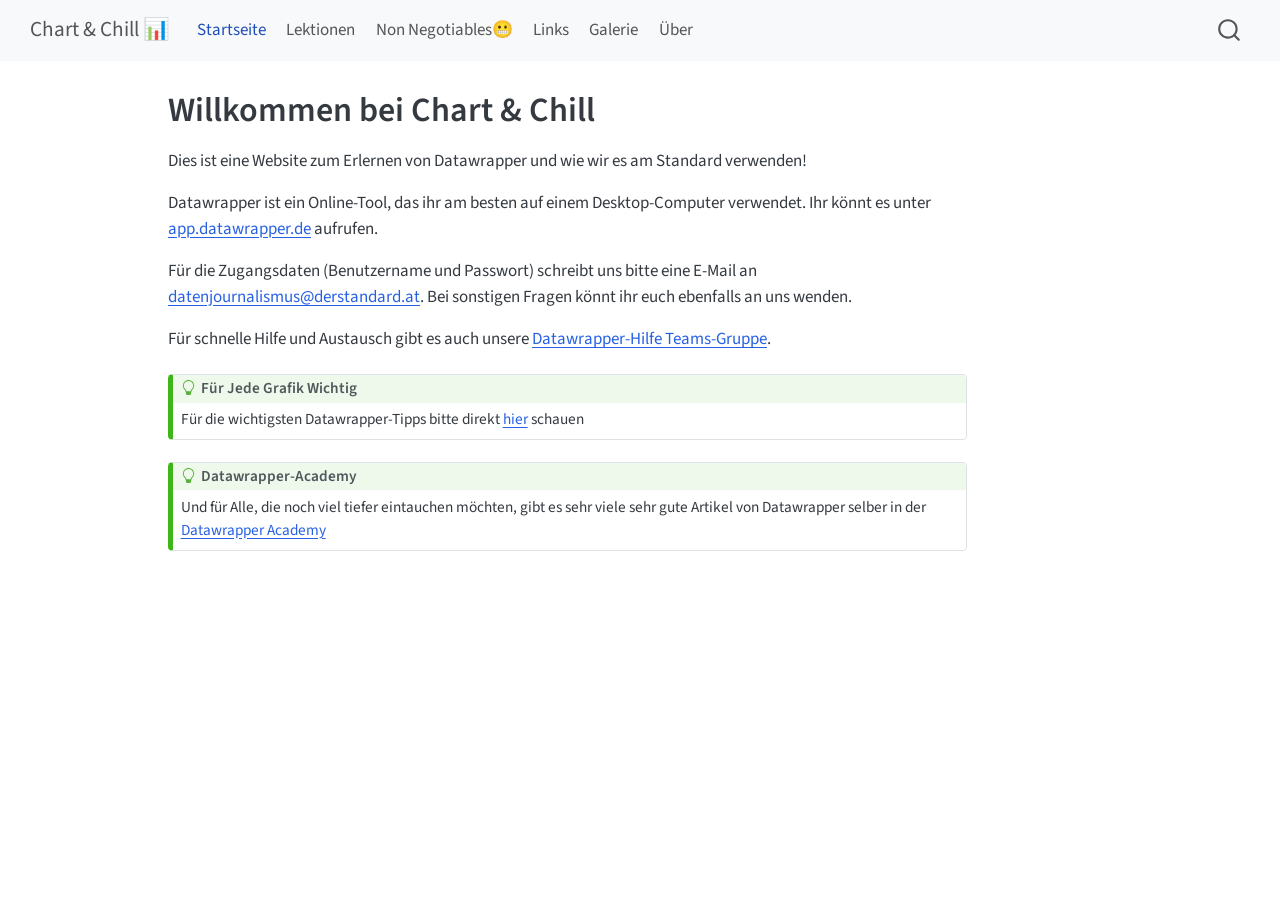
<file: docs/index.html>
<!DOCTYPE html>
<html xmlns="http://www.w3.org/1999/xhtml" lang="en" xml:lang="en"><head>

<meta charset="utf-8">
<meta name="generator" content="quarto-1.8.26">

<meta name="viewport" content="width=device-width, initial-scale=1.0, user-scalable=yes">


<title>Willkommen bei Chart &amp; Chill – Chart &amp; Chill 📊</title>
<style>
code{white-space: pre-wrap;}
span.smallcaps{font-variant: small-caps;}
div.columns{display: flex; gap: min(4vw, 1.5em);}
div.column{flex: auto; overflow-x: auto;}
div.hanging-indent{margin-left: 1.5em; text-indent: -1.5em;}
ul.task-list{list-style: none;}
ul.task-list li input[type="checkbox"] {
  width: 0.8em;
  margin: 0 0.8em 0.2em -1em; /* quarto-specific, see https://github.com/quarto-dev/quarto-cli/issues/4556 */ 
  vertical-align: middle;
}
</style>


<script src="site_libs/quarto-nav/quarto-nav.js"></script>
<script src="site_libs/quarto-nav/headroom.min.js"></script>
<script src="site_libs/clipboard/clipboard.min.js"></script>
<script src="site_libs/quarto-search/autocomplete.umd.js"></script>
<script src="site_libs/quarto-search/fuse.min.js"></script>
<script src="site_libs/quarto-search/quarto-search.js"></script>
<meta name="quarto:offset" content="./">
<script src="site_libs/quarto-html/quarto.js" type="module"></script>
<script src="site_libs/quarto-html/tabsets/tabsets.js" type="module"></script>
<script src="site_libs/quarto-html/axe/axe-check.js" type="module"></script>
<script src="site_libs/quarto-html/popper.min.js"></script>
<script src="site_libs/quarto-html/tippy.umd.min.js"></script>
<script src="site_libs/quarto-html/anchor.min.js"></script>
<link href="site_libs/quarto-html/tippy.css" rel="stylesheet">
<link href="site_libs/quarto-html/quarto-syntax-highlighting-587c61ba64f3a5504c4d52d930310e48.css" rel="stylesheet" id="quarto-text-highlighting-styles">
<script src="site_libs/bootstrap/bootstrap.min.js"></script>
<link href="site_libs/bootstrap/bootstrap-icons.css" rel="stylesheet">
<link href="site_libs/bootstrap/bootstrap-5b4ad623e5705c0698d39aec6f10cf02.min.css" rel="stylesheet" append-hash="true" id="quarto-bootstrap" data-mode="light">
<script id="quarto-search-options" type="application/json">{
  "location": "navbar",
  "copy-button": false,
  "collapse-after": 3,
  "panel-placement": "end",
  "type": "overlay",
  "limit": 50,
  "keyboard-shortcut": [
    "f",
    "/",
    "s"
  ],
  "show-item-context": false,
  "language": {
    "search-no-results-text": "No results",
    "search-matching-documents-text": "matching documents",
    "search-copy-link-title": "Copy link to search",
    "search-hide-matches-text": "Hide additional matches",
    "search-more-match-text": "more match in this document",
    "search-more-matches-text": "more matches in this document",
    "search-clear-button-title": "Clear",
    "search-text-placeholder": "",
    "search-detached-cancel-button-title": "Cancel",
    "search-submit-button-title": "Submit",
    "search-label": "Search"
  }
}</script>


<link rel="stylesheet" href="styles.css">
</head>

<body class="nav-fixed quarto-light">

<div id="quarto-search-results"></div>
  <header id="quarto-header" class="headroom fixed-top">
    <nav class="navbar navbar-expand-lg " data-bs-theme="dark">
      <div class="navbar-container container-fluid">
      <div class="navbar-brand-container mx-auto">
    <a class="navbar-brand" href="./index.html">
    <span class="navbar-title">Chart &amp; Chill 📊</span>
    </a>
  </div>
            <div id="quarto-search" class="" title="Search"></div>
          <button class="navbar-toggler" type="button" data-bs-toggle="collapse" data-bs-target="#navbarCollapse" aria-controls="navbarCollapse" role="menu" aria-expanded="false" aria-label="Toggle navigation" onclick="if (window.quartoToggleHeadroom) { window.quartoToggleHeadroom(); }">
  <span class="navbar-toggler-icon"></span>
</button>
          <div class="collapse navbar-collapse" id="navbarCollapse">
            <ul class="navbar-nav navbar-nav-scroll me-auto">
  <li class="nav-item">
    <a class="nav-link active" href="./index.html" aria-current="page"> 
<span class="menu-text">Startseite</span></a>
  </li>  
  <li class="nav-item">
    <a class="nav-link" href="./lektionen.html"> 
<span class="menu-text">Lektionen</span></a>
  </li>  
  <li class="nav-item">
    <a class="nav-link" href="./nonnegotiables.html"> 
<span class="menu-text">Non Negotiables😬</span></a>
  </li>  
  <li class="nav-item">
    <a class="nav-link" href="./links.html"> 
<span class="menu-text">Links</span></a>
  </li>  
  <li class="nav-item">
    <a class="nav-link" href="./galerie.html"> 
<span class="menu-text">Galerie</span></a>
  </li>  
  <li class="nav-item">
    <a class="nav-link" href="./ueber.html"> 
<span class="menu-text">Über</span></a>
  </li>  
</ul>
          </div> <!-- /navcollapse -->
            <div class="quarto-navbar-tools">
</div>
      </div> <!-- /container-fluid -->
    </nav>
</header>
<!-- content -->
<div id="quarto-content" class="quarto-container page-columns page-rows-contents page-layout-article page-navbar">
<!-- sidebar -->
<!-- margin-sidebar -->
    <div id="quarto-margin-sidebar" class="sidebar margin-sidebar zindex-bottom">
        
    </div>
<!-- main -->
<main class="content" id="quarto-document-content">

<header id="title-block-header" class="quarto-title-block default">
<div class="quarto-title">
<h1 class="title">Willkommen bei Chart &amp; Chill</h1>
</div>



<div class="quarto-title-meta">

    
  
    
  </div>
  


</header>


<p>Dies ist eine Website zum Erlernen von Datawrapper und wie wir es am Standard verwenden!</p>
<p>Datawrapper ist ein Online-Tool, das ihr am besten auf einem Desktop-Computer verwendet. Ihr könnt es unter <a href="https://app.datawrapper.de">app.datawrapper.de</a> aufrufen.</p>
<p>Für die Zugangsdaten (Benutzername und Passwort) schreibt uns bitte eine E-Mail an <a href="mailto:datenjournalismus@derstandard.at">datenjournalismus@derstandard.at</a>. Bei sonstigen Fragen könnt ihr euch ebenfalls an uns wenden.</p>
<p>Für schnelle Hilfe und Austausch gibt es auch unsere <a href="https://teams.microsoft.com/l/chat/19:13f4afe9715f4ad1afaa9bdd506d6f30@thread.v2/conversations?context=%7B%22contextType%22%3A%22chat%22%7D">Datawrapper-Hilfe Teams-Gruppe</a>.</p>
<div class="callout callout-style-default callout-tip callout-titled">
<div class="callout-header d-flex align-content-center">
<div class="callout-icon-container">
<i class="callout-icon"></i>
</div>
<div class="callout-title-container flex-fill">
<span class="screen-reader-only">Tip</span>Für Jede Grafik Wichtig
</div>
</div>
<div class="callout-body-container callout-body">
<p>Für die wichtigsten Datawrapper-Tipps bitte direkt <a href="nonnegotiables.html">hier</a> schauen</p>
</div>
</div>
<div class="callout callout-style-default callout-tip callout-titled">
<div class="callout-header d-flex align-content-center">
<div class="callout-icon-container">
<i class="callout-icon"></i>
</div>
<div class="callout-title-container flex-fill">
<span class="screen-reader-only">Tip</span>Datawrapper-Academy
</div>
</div>
<div class="callout-body-container callout-body">
<p>Und für Alle, die noch viel tiefer eintauchen möchten, gibt es sehr viele sehr gute Artikel von Datawrapper selber in der <a href="https://academy.datawrapper.de/">Datawrapper Academy</a></p>
</div>
</div>



</main> <!-- /main -->
<script id="quarto-html-after-body" type="application/javascript">
  window.document.addEventListener("DOMContentLoaded", function (event) {
    const icon = "";
    const anchorJS = new window.AnchorJS();
    anchorJS.options = {
      placement: 'right',
      icon: icon
    };
    anchorJS.add('.anchored');
    const isCodeAnnotation = (el) => {
      for (const clz of el.classList) {
        if (clz.startsWith('code-annotation-')) {                     
          return true;
        }
      }
      return false;
    }
    const onCopySuccess = function(e) {
      // button target
      const button = e.trigger;
      // don't keep focus
      button.blur();
      // flash "checked"
      button.classList.add('code-copy-button-checked');
      var currentTitle = button.getAttribute("title");
      button.setAttribute("title", "Copied!");
      let tooltip;
      if (window.bootstrap) {
        button.setAttribute("data-bs-toggle", "tooltip");
        button.setAttribute("data-bs-placement", "left");
        button.setAttribute("data-bs-title", "Copied!");
        tooltip = new bootstrap.Tooltip(button, 
          { trigger: "manual", 
            customClass: "code-copy-button-tooltip",
            offset: [0, -8]});
        tooltip.show();    
      }
      setTimeout(function() {
        if (tooltip) {
          tooltip.hide();
          button.removeAttribute("data-bs-title");
          button.removeAttribute("data-bs-toggle");
          button.removeAttribute("data-bs-placement");
        }
        button.setAttribute("title", currentTitle);
        button.classList.remove('code-copy-button-checked');
      }, 1000);
      // clear code selection
      e.clearSelection();
    }
    const getTextToCopy = function(trigger) {
      const outerScaffold = trigger.parentElement.cloneNode(true);
      const codeEl = outerScaffold.querySelector('code');
      for (const childEl of codeEl.children) {
        if (isCodeAnnotation(childEl)) {
          childEl.remove();
        }
      }
      return codeEl.innerText;
    }
    const clipboard = new window.ClipboardJS('.code-copy-button:not([data-in-quarto-modal])', {
      text: getTextToCopy
    });
    clipboard.on('success', onCopySuccess);
    if (window.document.getElementById('quarto-embedded-source-code-modal')) {
      const clipboardModal = new window.ClipboardJS('.code-copy-button[data-in-quarto-modal]', {
        text: getTextToCopy,
        container: window.document.getElementById('quarto-embedded-source-code-modal')
      });
      clipboardModal.on('success', onCopySuccess);
    }
      var localhostRegex = new RegExp(/^(?:http|https):\/\/localhost\:?[0-9]*\//);
      var mailtoRegex = new RegExp(/^mailto:/);
        var filterRegex = new RegExp('/' + window.location.host + '/');
      var isInternal = (href) => {
          return filterRegex.test(href) || localhostRegex.test(href) || mailtoRegex.test(href);
      }
      // Inspect non-navigation links and adorn them if external
     var links = window.document.querySelectorAll('a[href]:not(.nav-link):not(.navbar-brand):not(.toc-action):not(.sidebar-link):not(.sidebar-item-toggle):not(.pagination-link):not(.no-external):not([aria-hidden]):not(.dropdown-item):not(.quarto-navigation-tool):not(.about-link)');
      for (var i=0; i<links.length; i++) {
        const link = links[i];
        if (!isInternal(link.href)) {
          // undo the damage that might have been done by quarto-nav.js in the case of
          // links that we want to consider external
          if (link.dataset.originalHref !== undefined) {
            link.href = link.dataset.originalHref;
          }
        }
      }
    function tippyHover(el, contentFn, onTriggerFn, onUntriggerFn) {
      const config = {
        allowHTML: true,
        maxWidth: 500,
        delay: 100,
        arrow: false,
        appendTo: function(el) {
            return el.parentElement;
        },
        interactive: true,
        interactiveBorder: 10,
        theme: 'quarto',
        placement: 'bottom-start',
      };
      if (contentFn) {
        config.content = contentFn;
      }
      if (onTriggerFn) {
        config.onTrigger = onTriggerFn;
      }
      if (onUntriggerFn) {
        config.onUntrigger = onUntriggerFn;
      }
      window.tippy(el, config); 
    }
    const noterefs = window.document.querySelectorAll('a[role="doc-noteref"]');
    for (var i=0; i<noterefs.length; i++) {
      const ref = noterefs[i];
      tippyHover(ref, function() {
        // use id or data attribute instead here
        let href = ref.getAttribute('data-footnote-href') || ref.getAttribute('href');
        try { href = new URL(href).hash; } catch {}
        const id = href.replace(/^#\/?/, "");
        const note = window.document.getElementById(id);
        if (note) {
          return note.innerHTML;
        } else {
          return "";
        }
      });
    }
    const xrefs = window.document.querySelectorAll('a.quarto-xref');
    const processXRef = (id, note) => {
      // Strip column container classes
      const stripColumnClz = (el) => {
        el.classList.remove("page-full", "page-columns");
        if (el.children) {
          for (const child of el.children) {
            stripColumnClz(child);
          }
        }
      }
      stripColumnClz(note)
      if (id === null || id.startsWith('sec-')) {
        // Special case sections, only their first couple elements
        const container = document.createElement("div");
        if (note.children && note.children.length > 2) {
          container.appendChild(note.children[0].cloneNode(true));
          for (let i = 1; i < note.children.length; i++) {
            const child = note.children[i];
            if (child.tagName === "P" && child.innerText === "") {
              continue;
            } else {
              container.appendChild(child.cloneNode(true));
              break;
            }
          }
          if (window.Quarto?.typesetMath) {
            window.Quarto.typesetMath(container);
          }
          return container.innerHTML
        } else {
          if (window.Quarto?.typesetMath) {
            window.Quarto.typesetMath(note);
          }
          return note.innerHTML;
        }
      } else {
        // Remove any anchor links if they are present
        const anchorLink = note.querySelector('a.anchorjs-link');
        if (anchorLink) {
          anchorLink.remove();
        }
        if (window.Quarto?.typesetMath) {
          window.Quarto.typesetMath(note);
        }
        if (note.classList.contains("callout")) {
          return note.outerHTML;
        } else {
          return note.innerHTML;
        }
      }
    }
    for (var i=0; i<xrefs.length; i++) {
      const xref = xrefs[i];
      tippyHover(xref, undefined, function(instance) {
        instance.disable();
        let url = xref.getAttribute('href');
        let hash = undefined; 
        if (url.startsWith('#')) {
          hash = url;
        } else {
          try { hash = new URL(url).hash; } catch {}
        }
        if (hash) {
          const id = hash.replace(/^#\/?/, "");
          const note = window.document.getElementById(id);
          if (note !== null) {
            try {
              const html = processXRef(id, note.cloneNode(true));
              instance.setContent(html);
            } finally {
              instance.enable();
              instance.show();
            }
          } else {
            // See if we can fetch this
            fetch(url.split('#')[0])
            .then(res => res.text())
            .then(html => {
              const parser = new DOMParser();
              const htmlDoc = parser.parseFromString(html, "text/html");
              const note = htmlDoc.getElementById(id);
              if (note !== null) {
                const html = processXRef(id, note);
                instance.setContent(html);
              } 
            }).finally(() => {
              instance.enable();
              instance.show();
            });
          }
        } else {
          // See if we can fetch a full url (with no hash to target)
          // This is a special case and we should probably do some content thinning / targeting
          fetch(url)
          .then(res => res.text())
          .then(html => {
            const parser = new DOMParser();
            const htmlDoc = parser.parseFromString(html, "text/html");
            const note = htmlDoc.querySelector('main.content');
            if (note !== null) {
              // This should only happen for chapter cross references
              // (since there is no id in the URL)
              // remove the first header
              if (note.children.length > 0 && note.children[0].tagName === "HEADER") {
                note.children[0].remove();
              }
              const html = processXRef(null, note);
              instance.setContent(html);
            } 
          }).finally(() => {
            instance.enable();
            instance.show();
          });
        }
      }, function(instance) {
      });
    }
        let selectedAnnoteEl;
        const selectorForAnnotation = ( cell, annotation) => {
          let cellAttr = 'data-code-cell="' + cell + '"';
          let lineAttr = 'data-code-annotation="' +  annotation + '"';
          const selector = 'span[' + cellAttr + '][' + lineAttr + ']';
          return selector;
        }
        const selectCodeLines = (annoteEl) => {
          const doc = window.document;
          const targetCell = annoteEl.getAttribute("data-target-cell");
          const targetAnnotation = annoteEl.getAttribute("data-target-annotation");
          const annoteSpan = window.document.querySelector(selectorForAnnotation(targetCell, targetAnnotation));
          const lines = annoteSpan.getAttribute("data-code-lines").split(",");
          const lineIds = lines.map((line) => {
            return targetCell + "-" + line;
          })
          let top = null;
          let height = null;
          let parent = null;
          if (lineIds.length > 0) {
              //compute the position of the single el (top and bottom and make a div)
              const el = window.document.getElementById(lineIds[0]);
              top = el.offsetTop;
              height = el.offsetHeight;
              parent = el.parentElement.parentElement;
            if (lineIds.length > 1) {
              const lastEl = window.document.getElementById(lineIds[lineIds.length - 1]);
              const bottom = lastEl.offsetTop + lastEl.offsetHeight;
              height = bottom - top;
            }
            if (top !== null && height !== null && parent !== null) {
              // cook up a div (if necessary) and position it 
              let div = window.document.getElementById("code-annotation-line-highlight");
              if (div === null) {
                div = window.document.createElement("div");
                div.setAttribute("id", "code-annotation-line-highlight");
                div.style.position = 'absolute';
                parent.appendChild(div);
              }
              div.style.top = top - 2 + "px";
              div.style.height = height + 4 + "px";
              div.style.left = 0;
              let gutterDiv = window.document.getElementById("code-annotation-line-highlight-gutter");
              if (gutterDiv === null) {
                gutterDiv = window.document.createElement("div");
                gutterDiv.setAttribute("id", "code-annotation-line-highlight-gutter");
                gutterDiv.style.position = 'absolute';
                const codeCell = window.document.getElementById(targetCell);
                const gutter = codeCell.querySelector('.code-annotation-gutter');
                gutter.appendChild(gutterDiv);
              }
              gutterDiv.style.top = top - 2 + "px";
              gutterDiv.style.height = height + 4 + "px";
            }
            selectedAnnoteEl = annoteEl;
          }
        };
        const unselectCodeLines = () => {
          const elementsIds = ["code-annotation-line-highlight", "code-annotation-line-highlight-gutter"];
          elementsIds.forEach((elId) => {
            const div = window.document.getElementById(elId);
            if (div) {
              div.remove();
            }
          });
          selectedAnnoteEl = undefined;
        };
          // Handle positioning of the toggle
      window.addEventListener(
        "resize",
        throttle(() => {
          elRect = undefined;
          if (selectedAnnoteEl) {
            selectCodeLines(selectedAnnoteEl);
          }
        }, 10)
      );
      function throttle(fn, ms) {
      let throttle = false;
      let timer;
        return (...args) => {
          if(!throttle) { // first call gets through
              fn.apply(this, args);
              throttle = true;
          } else { // all the others get throttled
              if(timer) clearTimeout(timer); // cancel #2
              timer = setTimeout(() => {
                fn.apply(this, args);
                timer = throttle = false;
              }, ms);
          }
        };
      }
        // Attach click handler to the DT
        const annoteDls = window.document.querySelectorAll('dt[data-target-cell]');
        for (const annoteDlNode of annoteDls) {
          annoteDlNode.addEventListener('click', (event) => {
            const clickedEl = event.target;
            if (clickedEl !== selectedAnnoteEl) {
              unselectCodeLines();
              const activeEl = window.document.querySelector('dt[data-target-cell].code-annotation-active');
              if (activeEl) {
                activeEl.classList.remove('code-annotation-active');
              }
              selectCodeLines(clickedEl);
              clickedEl.classList.add('code-annotation-active');
            } else {
              // Unselect the line
              unselectCodeLines();
              clickedEl.classList.remove('code-annotation-active');
            }
          });
        }
    const findCites = (el) => {
      const parentEl = el.parentElement;
      if (parentEl) {
        const cites = parentEl.dataset.cites;
        if (cites) {
          return {
            el,
            cites: cites.split(' ')
          };
        } else {
          return findCites(el.parentElement)
        }
      } else {
        return undefined;
      }
    };
    var bibliorefs = window.document.querySelectorAll('a[role="doc-biblioref"]');
    for (var i=0; i<bibliorefs.length; i++) {
      const ref = bibliorefs[i];
      const citeInfo = findCites(ref);
      if (citeInfo) {
        tippyHover(citeInfo.el, function() {
          var popup = window.document.createElement('div');
          citeInfo.cites.forEach(function(cite) {
            var citeDiv = window.document.createElement('div');
            citeDiv.classList.add('hanging-indent');
            citeDiv.classList.add('csl-entry');
            var biblioDiv = window.document.getElementById('ref-' + cite);
            if (biblioDiv) {
              citeDiv.innerHTML = biblioDiv.innerHTML;
            }
            popup.appendChild(citeDiv);
          });
          return popup.innerHTML;
        });
      }
    }
  });
  </script>
</div> <!-- /content -->




</body></html>
</file>
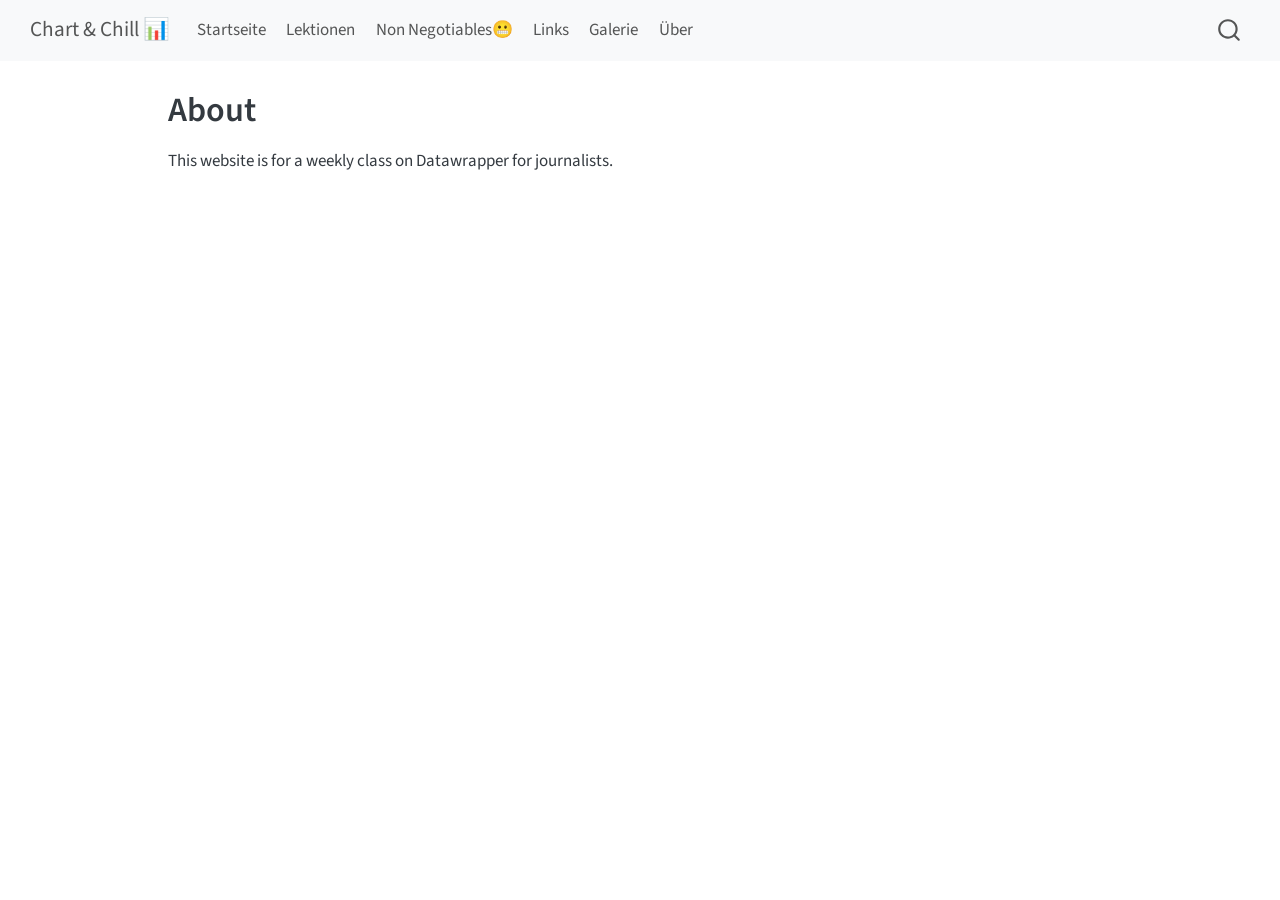
<file: docs/about.html>
<!DOCTYPE html>
<html xmlns="http://www.w3.org/1999/xhtml" lang="en" xml:lang="en"><head>

<meta charset="utf-8">
<meta name="generator" content="quarto-1.8.26">

<meta name="viewport" content="width=device-width, initial-scale=1.0, user-scalable=yes">


<title>About – Chart &amp; Chill 📊</title>
<style>
code{white-space: pre-wrap;}
span.smallcaps{font-variant: small-caps;}
div.columns{display: flex; gap: min(4vw, 1.5em);}
div.column{flex: auto; overflow-x: auto;}
div.hanging-indent{margin-left: 1.5em; text-indent: -1.5em;}
ul.task-list{list-style: none;}
ul.task-list li input[type="checkbox"] {
  width: 0.8em;
  margin: 0 0.8em 0.2em -1em; /* quarto-specific, see https://github.com/quarto-dev/quarto-cli/issues/4556 */ 
  vertical-align: middle;
}
</style>


<script src="site_libs/quarto-nav/quarto-nav.js"></script>
<script src="site_libs/quarto-nav/headroom.min.js"></script>
<script src="site_libs/clipboard/clipboard.min.js"></script>
<script src="site_libs/quarto-search/autocomplete.umd.js"></script>
<script src="site_libs/quarto-search/fuse.min.js"></script>
<script src="site_libs/quarto-search/quarto-search.js"></script>
<meta name="quarto:offset" content="./">
<script src="site_libs/quarto-html/quarto.js" type="module"></script>
<script src="site_libs/quarto-html/tabsets/tabsets.js" type="module"></script>
<script src="site_libs/quarto-html/axe/axe-check.js" type="module"></script>
<script src="site_libs/quarto-html/popper.min.js"></script>
<script src="site_libs/quarto-html/tippy.umd.min.js"></script>
<script src="site_libs/quarto-html/anchor.min.js"></script>
<link href="site_libs/quarto-html/tippy.css" rel="stylesheet">
<link href="site_libs/quarto-html/quarto-syntax-highlighting-587c61ba64f3a5504c4d52d930310e48.css" rel="stylesheet" id="quarto-text-highlighting-styles">
<script src="site_libs/bootstrap/bootstrap.min.js"></script>
<link href="site_libs/bootstrap/bootstrap-icons.css" rel="stylesheet">
<link href="site_libs/bootstrap/bootstrap-5b4ad623e5705c0698d39aec6f10cf02.min.css" rel="stylesheet" append-hash="true" id="quarto-bootstrap" data-mode="light">
<script id="quarto-search-options" type="application/json">{
  "location": "navbar",
  "copy-button": false,
  "collapse-after": 3,
  "panel-placement": "end",
  "type": "overlay",
  "limit": 50,
  "keyboard-shortcut": [
    "f",
    "/",
    "s"
  ],
  "show-item-context": false,
  "language": {
    "search-no-results-text": "No results",
    "search-matching-documents-text": "matching documents",
    "search-copy-link-title": "Copy link to search",
    "search-hide-matches-text": "Hide additional matches",
    "search-more-match-text": "more match in this document",
    "search-more-matches-text": "more matches in this document",
    "search-clear-button-title": "Clear",
    "search-text-placeholder": "",
    "search-detached-cancel-button-title": "Cancel",
    "search-submit-button-title": "Submit",
    "search-label": "Search"
  }
}</script>


<link rel="stylesheet" href="styles.css">
</head>

<body class="nav-fixed quarto-light">

<div id="quarto-search-results"></div>
  <header id="quarto-header" class="headroom fixed-top">
    <nav class="navbar navbar-expand-lg " data-bs-theme="dark">
      <div class="navbar-container container-fluid">
      <div class="navbar-brand-container mx-auto">
    <a class="navbar-brand" href="./index.html">
    <span class="navbar-title">Chart &amp; Chill 📊</span>
    </a>
  </div>
            <div id="quarto-search" class="" title="Search"></div>
          <button class="navbar-toggler" type="button" data-bs-toggle="collapse" data-bs-target="#navbarCollapse" aria-controls="navbarCollapse" role="menu" aria-expanded="false" aria-label="Toggle navigation" onclick="if (window.quartoToggleHeadroom) { window.quartoToggleHeadroom(); }">
  <span class="navbar-toggler-icon"></span>
</button>
          <div class="collapse navbar-collapse" id="navbarCollapse">
            <ul class="navbar-nav navbar-nav-scroll me-auto">
  <li class="nav-item">
    <a class="nav-link" href="./index.html"> 
<span class="menu-text">Startseite</span></a>
  </li>  
  <li class="nav-item">
    <a class="nav-link" href="./lektionen.html"> 
<span class="menu-text">Lektionen</span></a>
  </li>  
  <li class="nav-item">
    <a class="nav-link" href="./nonnegotiables.html"> 
<span class="menu-text">Non Negotiables😬</span></a>
  </li>  
  <li class="nav-item">
    <a class="nav-link" href="./links.html"> 
<span class="menu-text">Links</span></a>
  </li>  
  <li class="nav-item">
    <a class="nav-link" href="./galerie.html"> 
<span class="menu-text">Galerie</span></a>
  </li>  
  <li class="nav-item">
    <a class="nav-link" href="./ueber.html"> 
<span class="menu-text">Über</span></a>
  </li>  
</ul>
          </div> <!-- /navcollapse -->
            <div class="quarto-navbar-tools">
</div>
      </div> <!-- /container-fluid -->
    </nav>
</header>
<!-- content -->
<div id="quarto-content" class="quarto-container page-columns page-rows-contents page-layout-article page-navbar">
<!-- sidebar -->
<!-- margin-sidebar -->
    <div id="quarto-margin-sidebar" class="sidebar margin-sidebar zindex-bottom">
        
    </div>
<!-- main -->
<main class="content" id="quarto-document-content">

<header id="title-block-header" class="quarto-title-block default">
<div class="quarto-title">
<h1 class="title">About</h1>
</div>



<div class="quarto-title-meta">

    
  
    
  </div>
  


</header>


<p>This website is for a weekly class on Datawrapper for journalists.</p>



</main> <!-- /main -->
<script id="quarto-html-after-body" type="application/javascript">
  window.document.addEventListener("DOMContentLoaded", function (event) {
    const icon = "";
    const anchorJS = new window.AnchorJS();
    anchorJS.options = {
      placement: 'right',
      icon: icon
    };
    anchorJS.add('.anchored');
    const isCodeAnnotation = (el) => {
      for (const clz of el.classList) {
        if (clz.startsWith('code-annotation-')) {                     
          return true;
        }
      }
      return false;
    }
    const onCopySuccess = function(e) {
      // button target
      const button = e.trigger;
      // don't keep focus
      button.blur();
      // flash "checked"
      button.classList.add('code-copy-button-checked');
      var currentTitle = button.getAttribute("title");
      button.setAttribute("title", "Copied!");
      let tooltip;
      if (window.bootstrap) {
        button.setAttribute("data-bs-toggle", "tooltip");
        button.setAttribute("data-bs-placement", "left");
        button.setAttribute("data-bs-title", "Copied!");
        tooltip = new bootstrap.Tooltip(button, 
          { trigger: "manual", 
            customClass: "code-copy-button-tooltip",
            offset: [0, -8]});
        tooltip.show();    
      }
      setTimeout(function() {
        if (tooltip) {
          tooltip.hide();
          button.removeAttribute("data-bs-title");
          button.removeAttribute("data-bs-toggle");
          button.removeAttribute("data-bs-placement");
        }
        button.setAttribute("title", currentTitle);
        button.classList.remove('code-copy-button-checked');
      }, 1000);
      // clear code selection
      e.clearSelection();
    }
    const getTextToCopy = function(trigger) {
      const outerScaffold = trigger.parentElement.cloneNode(true);
      const codeEl = outerScaffold.querySelector('code');
      for (const childEl of codeEl.children) {
        if (isCodeAnnotation(childEl)) {
          childEl.remove();
        }
      }
      return codeEl.innerText;
    }
    const clipboard = new window.ClipboardJS('.code-copy-button:not([data-in-quarto-modal])', {
      text: getTextToCopy
    });
    clipboard.on('success', onCopySuccess);
    if (window.document.getElementById('quarto-embedded-source-code-modal')) {
      const clipboardModal = new window.ClipboardJS('.code-copy-button[data-in-quarto-modal]', {
        text: getTextToCopy,
        container: window.document.getElementById('quarto-embedded-source-code-modal')
      });
      clipboardModal.on('success', onCopySuccess);
    }
      var localhostRegex = new RegExp(/^(?:http|https):\/\/localhost\:?[0-9]*\//);
      var mailtoRegex = new RegExp(/^mailto:/);
        var filterRegex = new RegExp('/' + window.location.host + '/');
      var isInternal = (href) => {
          return filterRegex.test(href) || localhostRegex.test(href) || mailtoRegex.test(href);
      }
      // Inspect non-navigation links and adorn them if external
     var links = window.document.querySelectorAll('a[href]:not(.nav-link):not(.navbar-brand):not(.toc-action):not(.sidebar-link):not(.sidebar-item-toggle):not(.pagination-link):not(.no-external):not([aria-hidden]):not(.dropdown-item):not(.quarto-navigation-tool):not(.about-link)');
      for (var i=0; i<links.length; i++) {
        const link = links[i];
        if (!isInternal(link.href)) {
          // undo the damage that might have been done by quarto-nav.js in the case of
          // links that we want to consider external
          if (link.dataset.originalHref !== undefined) {
            link.href = link.dataset.originalHref;
          }
        }
      }
    function tippyHover(el, contentFn, onTriggerFn, onUntriggerFn) {
      const config = {
        allowHTML: true,
        maxWidth: 500,
        delay: 100,
        arrow: false,
        appendTo: function(el) {
            return el.parentElement;
        },
        interactive: true,
        interactiveBorder: 10,
        theme: 'quarto',
        placement: 'bottom-start',
      };
      if (contentFn) {
        config.content = contentFn;
      }
      if (onTriggerFn) {
        config.onTrigger = onTriggerFn;
      }
      if (onUntriggerFn) {
        config.onUntrigger = onUntriggerFn;
      }
      window.tippy(el, config); 
    }
    const noterefs = window.document.querySelectorAll('a[role="doc-noteref"]');
    for (var i=0; i<noterefs.length; i++) {
      const ref = noterefs[i];
      tippyHover(ref, function() {
        // use id or data attribute instead here
        let href = ref.getAttribute('data-footnote-href') || ref.getAttribute('href');
        try { href = new URL(href).hash; } catch {}
        const id = href.replace(/^#\/?/, "");
        const note = window.document.getElementById(id);
        if (note) {
          return note.innerHTML;
        } else {
          return "";
        }
      });
    }
    const xrefs = window.document.querySelectorAll('a.quarto-xref');
    const processXRef = (id, note) => {
      // Strip column container classes
      const stripColumnClz = (el) => {
        el.classList.remove("page-full", "page-columns");
        if (el.children) {
          for (const child of el.children) {
            stripColumnClz(child);
          }
        }
      }
      stripColumnClz(note)
      if (id === null || id.startsWith('sec-')) {
        // Special case sections, only their first couple elements
        const container = document.createElement("div");
        if (note.children && note.children.length > 2) {
          container.appendChild(note.children[0].cloneNode(true));
          for (let i = 1; i < note.children.length; i++) {
            const child = note.children[i];
            if (child.tagName === "P" && child.innerText === "") {
              continue;
            } else {
              container.appendChild(child.cloneNode(true));
              break;
            }
          }
          if (window.Quarto?.typesetMath) {
            window.Quarto.typesetMath(container);
          }
          return container.innerHTML
        } else {
          if (window.Quarto?.typesetMath) {
            window.Quarto.typesetMath(note);
          }
          return note.innerHTML;
        }
      } else {
        // Remove any anchor links if they are present
        const anchorLink = note.querySelector('a.anchorjs-link');
        if (anchorLink) {
          anchorLink.remove();
        }
        if (window.Quarto?.typesetMath) {
          window.Quarto.typesetMath(note);
        }
        if (note.classList.contains("callout")) {
          return note.outerHTML;
        } else {
          return note.innerHTML;
        }
      }
    }
    for (var i=0; i<xrefs.length; i++) {
      const xref = xrefs[i];
      tippyHover(xref, undefined, function(instance) {
        instance.disable();
        let url = xref.getAttribute('href');
        let hash = undefined; 
        if (url.startsWith('#')) {
          hash = url;
        } else {
          try { hash = new URL(url).hash; } catch {}
        }
        if (hash) {
          const id = hash.replace(/^#\/?/, "");
          const note = window.document.getElementById(id);
          if (note !== null) {
            try {
              const html = processXRef(id, note.cloneNode(true));
              instance.setContent(html);
            } finally {
              instance.enable();
              instance.show();
            }
          } else {
            // See if we can fetch this
            fetch(url.split('#')[0])
            .then(res => res.text())
            .then(html => {
              const parser = new DOMParser();
              const htmlDoc = parser.parseFromString(html, "text/html");
              const note = htmlDoc.getElementById(id);
              if (note !== null) {
                const html = processXRef(id, note);
                instance.setContent(html);
              } 
            }).finally(() => {
              instance.enable();
              instance.show();
            });
          }
        } else {
          // See if we can fetch a full url (with no hash to target)
          // This is a special case and we should probably do some content thinning / targeting
          fetch(url)
          .then(res => res.text())
          .then(html => {
            const parser = new DOMParser();
            const htmlDoc = parser.parseFromString(html, "text/html");
            const note = htmlDoc.querySelector('main.content');
            if (note !== null) {
              // This should only happen for chapter cross references
              // (since there is no id in the URL)
              // remove the first header
              if (note.children.length > 0 && note.children[0].tagName === "HEADER") {
                note.children[0].remove();
              }
              const html = processXRef(null, note);
              instance.setContent(html);
            } 
          }).finally(() => {
            instance.enable();
            instance.show();
          });
        }
      }, function(instance) {
      });
    }
        let selectedAnnoteEl;
        const selectorForAnnotation = ( cell, annotation) => {
          let cellAttr = 'data-code-cell="' + cell + '"';
          let lineAttr = 'data-code-annotation="' +  annotation + '"';
          const selector = 'span[' + cellAttr + '][' + lineAttr + ']';
          return selector;
        }
        const selectCodeLines = (annoteEl) => {
          const doc = window.document;
          const targetCell = annoteEl.getAttribute("data-target-cell");
          const targetAnnotation = annoteEl.getAttribute("data-target-annotation");
          const annoteSpan = window.document.querySelector(selectorForAnnotation(targetCell, targetAnnotation));
          const lines = annoteSpan.getAttribute("data-code-lines").split(",");
          const lineIds = lines.map((line) => {
            return targetCell + "-" + line;
          })
          let top = null;
          let height = null;
          let parent = null;
          if (lineIds.length > 0) {
              //compute the position of the single el (top and bottom and make a div)
              const el = window.document.getElementById(lineIds[0]);
              top = el.offsetTop;
              height = el.offsetHeight;
              parent = el.parentElement.parentElement;
            if (lineIds.length > 1) {
              const lastEl = window.document.getElementById(lineIds[lineIds.length - 1]);
              const bottom = lastEl.offsetTop + lastEl.offsetHeight;
              height = bottom - top;
            }
            if (top !== null && height !== null && parent !== null) {
              // cook up a div (if necessary) and position it 
              let div = window.document.getElementById("code-annotation-line-highlight");
              if (div === null) {
                div = window.document.createElement("div");
                div.setAttribute("id", "code-annotation-line-highlight");
                div.style.position = 'absolute';
                parent.appendChild(div);
              }
              div.style.top = top - 2 + "px";
              div.style.height = height + 4 + "px";
              div.style.left = 0;
              let gutterDiv = window.document.getElementById("code-annotation-line-highlight-gutter");
              if (gutterDiv === null) {
                gutterDiv = window.document.createElement("div");
                gutterDiv.setAttribute("id", "code-annotation-line-highlight-gutter");
                gutterDiv.style.position = 'absolute';
                const codeCell = window.document.getElementById(targetCell);
                const gutter = codeCell.querySelector('.code-annotation-gutter');
                gutter.appendChild(gutterDiv);
              }
              gutterDiv.style.top = top - 2 + "px";
              gutterDiv.style.height = height + 4 + "px";
            }
            selectedAnnoteEl = annoteEl;
          }
        };
        const unselectCodeLines = () => {
          const elementsIds = ["code-annotation-line-highlight", "code-annotation-line-highlight-gutter"];
          elementsIds.forEach((elId) => {
            const div = window.document.getElementById(elId);
            if (div) {
              div.remove();
            }
          });
          selectedAnnoteEl = undefined;
        };
          // Handle positioning of the toggle
      window.addEventListener(
        "resize",
        throttle(() => {
          elRect = undefined;
          if (selectedAnnoteEl) {
            selectCodeLines(selectedAnnoteEl);
          }
        }, 10)
      );
      function throttle(fn, ms) {
      let throttle = false;
      let timer;
        return (...args) => {
          if(!throttle) { // first call gets through
              fn.apply(this, args);
              throttle = true;
          } else { // all the others get throttled
              if(timer) clearTimeout(timer); // cancel #2
              timer = setTimeout(() => {
                fn.apply(this, args);
                timer = throttle = false;
              }, ms);
          }
        };
      }
        // Attach click handler to the DT
        const annoteDls = window.document.querySelectorAll('dt[data-target-cell]');
        for (const annoteDlNode of annoteDls) {
          annoteDlNode.addEventListener('click', (event) => {
            const clickedEl = event.target;
            if (clickedEl !== selectedAnnoteEl) {
              unselectCodeLines();
              const activeEl = window.document.querySelector('dt[data-target-cell].code-annotation-active');
              if (activeEl) {
                activeEl.classList.remove('code-annotation-active');
              }
              selectCodeLines(clickedEl);
              clickedEl.classList.add('code-annotation-active');
            } else {
              // Unselect the line
              unselectCodeLines();
              clickedEl.classList.remove('code-annotation-active');
            }
          });
        }
    const findCites = (el) => {
      const parentEl = el.parentElement;
      if (parentEl) {
        const cites = parentEl.dataset.cites;
        if (cites) {
          return {
            el,
            cites: cites.split(' ')
          };
        } else {
          return findCites(el.parentElement)
        }
      } else {
        return undefined;
      }
    };
    var bibliorefs = window.document.querySelectorAll('a[role="doc-biblioref"]');
    for (var i=0; i<bibliorefs.length; i++) {
      const ref = bibliorefs[i];
      const citeInfo = findCites(ref);
      if (citeInfo) {
        tippyHover(citeInfo.el, function() {
          var popup = window.document.createElement('div');
          citeInfo.cites.forEach(function(cite) {
            var citeDiv = window.document.createElement('div');
            citeDiv.classList.add('hanging-indent');
            citeDiv.classList.add('csl-entry');
            var biblioDiv = window.document.getElementById('ref-' + cite);
            if (biblioDiv) {
              citeDiv.innerHTML = biblioDiv.innerHTML;
            }
            popup.appendChild(citeDiv);
          });
          return popup.innerHTML;
        });
      }
    }
  });
  </script>
</div> <!-- /content -->




</body></html>
</file>
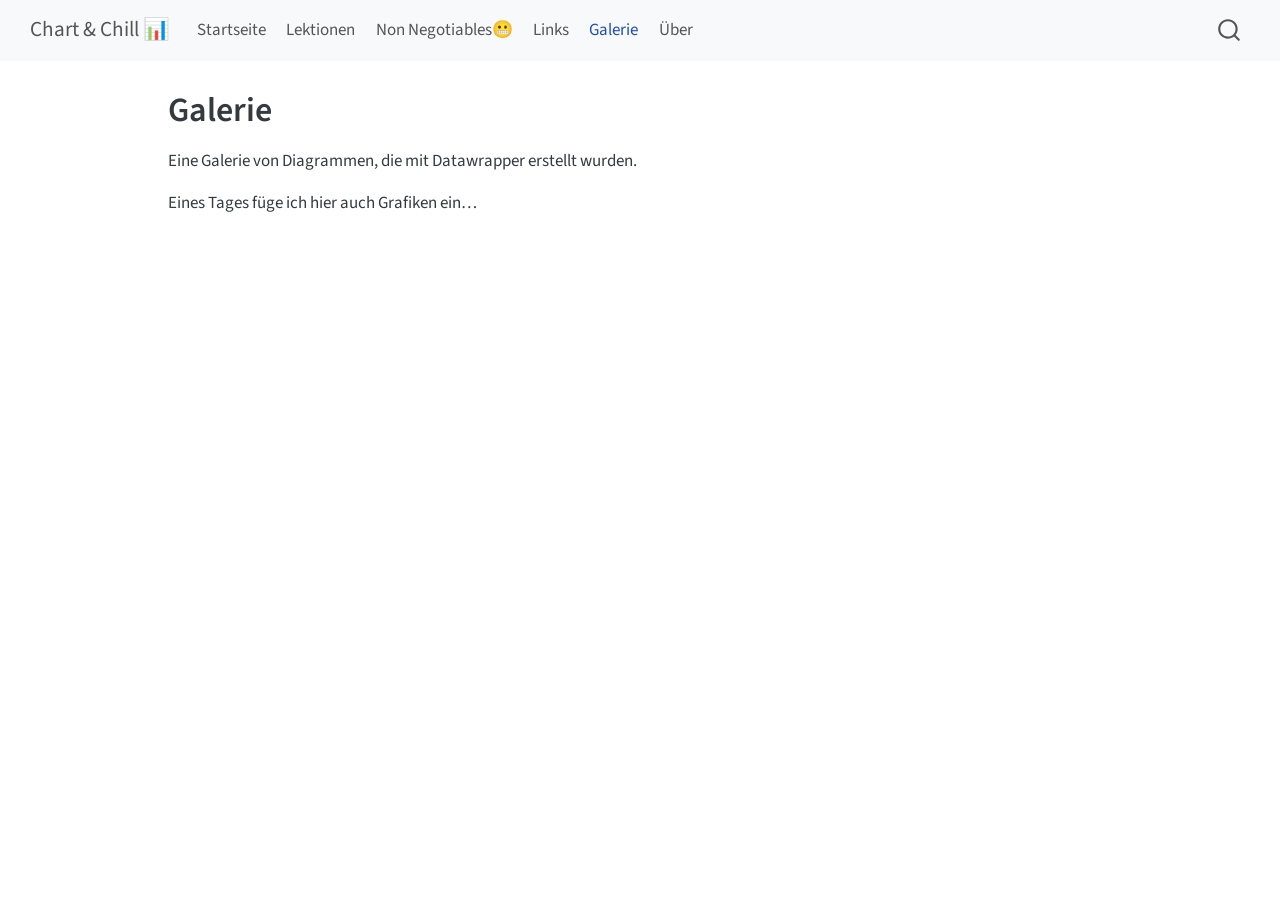
<file: docs/galerie.html>
<!DOCTYPE html>
<html xmlns="http://www.w3.org/1999/xhtml" lang="en" xml:lang="en"><head>

<meta charset="utf-8">
<meta name="generator" content="quarto-1.8.26">

<meta name="viewport" content="width=device-width, initial-scale=1.0, user-scalable=yes">


<title>Galerie – Chart &amp; Chill 📊</title>
<style>
code{white-space: pre-wrap;}
span.smallcaps{font-variant: small-caps;}
div.columns{display: flex; gap: min(4vw, 1.5em);}
div.column{flex: auto; overflow-x: auto;}
div.hanging-indent{margin-left: 1.5em; text-indent: -1.5em;}
ul.task-list{list-style: none;}
ul.task-list li input[type="checkbox"] {
  width: 0.8em;
  margin: 0 0.8em 0.2em -1em; /* quarto-specific, see https://github.com/quarto-dev/quarto-cli/issues/4556 */ 
  vertical-align: middle;
}
</style>


<script src="site_libs/quarto-nav/quarto-nav.js"></script>
<script src="site_libs/quarto-nav/headroom.min.js"></script>
<script src="site_libs/clipboard/clipboard.min.js"></script>
<script src="site_libs/quarto-search/autocomplete.umd.js"></script>
<script src="site_libs/quarto-search/fuse.min.js"></script>
<script src="site_libs/quarto-search/quarto-search.js"></script>
<meta name="quarto:offset" content="./">
<script src="site_libs/quarto-html/quarto.js" type="module"></script>
<script src="site_libs/quarto-html/tabsets/tabsets.js" type="module"></script>
<script src="site_libs/quarto-html/axe/axe-check.js" type="module"></script>
<script src="site_libs/quarto-html/popper.min.js"></script>
<script src="site_libs/quarto-html/tippy.umd.min.js"></script>
<script src="site_libs/quarto-html/anchor.min.js"></script>
<link href="site_libs/quarto-html/tippy.css" rel="stylesheet">
<link href="site_libs/quarto-html/quarto-syntax-highlighting-587c61ba64f3a5504c4d52d930310e48.css" rel="stylesheet" id="quarto-text-highlighting-styles">
<script src="site_libs/bootstrap/bootstrap.min.js"></script>
<link href="site_libs/bootstrap/bootstrap-icons.css" rel="stylesheet">
<link href="site_libs/bootstrap/bootstrap-5b4ad623e5705c0698d39aec6f10cf02.min.css" rel="stylesheet" append-hash="true" id="quarto-bootstrap" data-mode="light">
<script id="quarto-search-options" type="application/json">{
  "location": "navbar",
  "copy-button": false,
  "collapse-after": 3,
  "panel-placement": "end",
  "type": "overlay",
  "limit": 50,
  "keyboard-shortcut": [
    "f",
    "/",
    "s"
  ],
  "show-item-context": false,
  "language": {
    "search-no-results-text": "No results",
    "search-matching-documents-text": "matching documents",
    "search-copy-link-title": "Copy link to search",
    "search-hide-matches-text": "Hide additional matches",
    "search-more-match-text": "more match in this document",
    "search-more-matches-text": "more matches in this document",
    "search-clear-button-title": "Clear",
    "search-text-placeholder": "",
    "search-detached-cancel-button-title": "Cancel",
    "search-submit-button-title": "Submit",
    "search-label": "Search"
  }
}</script>


<link rel="stylesheet" href="styles.css">
</head>

<body class="nav-fixed quarto-light">

<div id="quarto-search-results"></div>
  <header id="quarto-header" class="headroom fixed-top">
    <nav class="navbar navbar-expand-lg " data-bs-theme="dark">
      <div class="navbar-container container-fluid">
      <div class="navbar-brand-container mx-auto">
    <a class="navbar-brand" href="./index.html">
    <span class="navbar-title">Chart &amp; Chill 📊</span>
    </a>
  </div>
            <div id="quarto-search" class="" title="Search"></div>
          <button class="navbar-toggler" type="button" data-bs-toggle="collapse" data-bs-target="#navbarCollapse" aria-controls="navbarCollapse" role="menu" aria-expanded="false" aria-label="Toggle navigation" onclick="if (window.quartoToggleHeadroom) { window.quartoToggleHeadroom(); }">
  <span class="navbar-toggler-icon"></span>
</button>
          <div class="collapse navbar-collapse" id="navbarCollapse">
            <ul class="navbar-nav navbar-nav-scroll me-auto">
  <li class="nav-item">
    <a class="nav-link" href="./index.html"> 
<span class="menu-text">Startseite</span></a>
  </li>  
  <li class="nav-item">
    <a class="nav-link" href="./lektionen.html"> 
<span class="menu-text">Lektionen</span></a>
  </li>  
  <li class="nav-item">
    <a class="nav-link" href="./nonnegotiables.html"> 
<span class="menu-text">Non Negotiables😬</span></a>
  </li>  
  <li class="nav-item">
    <a class="nav-link" href="./links.html"> 
<span class="menu-text">Links</span></a>
  </li>  
  <li class="nav-item">
    <a class="nav-link active" href="./galerie.html" aria-current="page"> 
<span class="menu-text">Galerie</span></a>
  </li>  
  <li class="nav-item">
    <a class="nav-link" href="./ueber.html"> 
<span class="menu-text">Über</span></a>
  </li>  
</ul>
          </div> <!-- /navcollapse -->
            <div class="quarto-navbar-tools">
</div>
      </div> <!-- /container-fluid -->
    </nav>
</header>
<!-- content -->
<div id="quarto-content" class="quarto-container page-columns page-rows-contents page-layout-article page-navbar">
<!-- sidebar -->
<!-- margin-sidebar -->
    <div id="quarto-margin-sidebar" class="sidebar margin-sidebar zindex-bottom">
        
    </div>
<!-- main -->
<main class="content" id="quarto-document-content">

<header id="title-block-header" class="quarto-title-block default">
<div class="quarto-title">
<h1 class="title">Galerie</h1>
</div>



<div class="quarto-title-meta">

    
  
    
  </div>
  


</header>


<p>Eine Galerie von Diagrammen, die mit Datawrapper erstellt wurden.</p>
<p>Eines Tages füge ich hier auch Grafiken ein…</p>



</main> <!-- /main -->
<script id="quarto-html-after-body" type="application/javascript">
  window.document.addEventListener("DOMContentLoaded", function (event) {
    const icon = "";
    const anchorJS = new window.AnchorJS();
    anchorJS.options = {
      placement: 'right',
      icon: icon
    };
    anchorJS.add('.anchored');
    const isCodeAnnotation = (el) => {
      for (const clz of el.classList) {
        if (clz.startsWith('code-annotation-')) {                     
          return true;
        }
      }
      return false;
    }
    const onCopySuccess = function(e) {
      // button target
      const button = e.trigger;
      // don't keep focus
      button.blur();
      // flash "checked"
      button.classList.add('code-copy-button-checked');
      var currentTitle = button.getAttribute("title");
      button.setAttribute("title", "Copied!");
      let tooltip;
      if (window.bootstrap) {
        button.setAttribute("data-bs-toggle", "tooltip");
        button.setAttribute("data-bs-placement", "left");
        button.setAttribute("data-bs-title", "Copied!");
        tooltip = new bootstrap.Tooltip(button, 
          { trigger: "manual", 
            customClass: "code-copy-button-tooltip",
            offset: [0, -8]});
        tooltip.show();    
      }
      setTimeout(function() {
        if (tooltip) {
          tooltip.hide();
          button.removeAttribute("data-bs-title");
          button.removeAttribute("data-bs-toggle");
          button.removeAttribute("data-bs-placement");
        }
        button.setAttribute("title", currentTitle);
        button.classList.remove('code-copy-button-checked');
      }, 1000);
      // clear code selection
      e.clearSelection();
    }
    const getTextToCopy = function(trigger) {
      const outerScaffold = trigger.parentElement.cloneNode(true);
      const codeEl = outerScaffold.querySelector('code');
      for (const childEl of codeEl.children) {
        if (isCodeAnnotation(childEl)) {
          childEl.remove();
        }
      }
      return codeEl.innerText;
    }
    const clipboard = new window.ClipboardJS('.code-copy-button:not([data-in-quarto-modal])', {
      text: getTextToCopy
    });
    clipboard.on('success', onCopySuccess);
    if (window.document.getElementById('quarto-embedded-source-code-modal')) {
      const clipboardModal = new window.ClipboardJS('.code-copy-button[data-in-quarto-modal]', {
        text: getTextToCopy,
        container: window.document.getElementById('quarto-embedded-source-code-modal')
      });
      clipboardModal.on('success', onCopySuccess);
    }
      var localhostRegex = new RegExp(/^(?:http|https):\/\/localhost\:?[0-9]*\//);
      var mailtoRegex = new RegExp(/^mailto:/);
        var filterRegex = new RegExp('/' + window.location.host + '/');
      var isInternal = (href) => {
          return filterRegex.test(href) || localhostRegex.test(href) || mailtoRegex.test(href);
      }
      // Inspect non-navigation links and adorn them if external
     var links = window.document.querySelectorAll('a[href]:not(.nav-link):not(.navbar-brand):not(.toc-action):not(.sidebar-link):not(.sidebar-item-toggle):not(.pagination-link):not(.no-external):not([aria-hidden]):not(.dropdown-item):not(.quarto-navigation-tool):not(.about-link)');
      for (var i=0; i<links.length; i++) {
        const link = links[i];
        if (!isInternal(link.href)) {
          // undo the damage that might have been done by quarto-nav.js in the case of
          // links that we want to consider external
          if (link.dataset.originalHref !== undefined) {
            link.href = link.dataset.originalHref;
          }
        }
      }
    function tippyHover(el, contentFn, onTriggerFn, onUntriggerFn) {
      const config = {
        allowHTML: true,
        maxWidth: 500,
        delay: 100,
        arrow: false,
        appendTo: function(el) {
            return el.parentElement;
        },
        interactive: true,
        interactiveBorder: 10,
        theme: 'quarto',
        placement: 'bottom-start',
      };
      if (contentFn) {
        config.content = contentFn;
      }
      if (onTriggerFn) {
        config.onTrigger = onTriggerFn;
      }
      if (onUntriggerFn) {
        config.onUntrigger = onUntriggerFn;
      }
      window.tippy(el, config); 
    }
    const noterefs = window.document.querySelectorAll('a[role="doc-noteref"]');
    for (var i=0; i<noterefs.length; i++) {
      const ref = noterefs[i];
      tippyHover(ref, function() {
        // use id or data attribute instead here
        let href = ref.getAttribute('data-footnote-href') || ref.getAttribute('href');
        try { href = new URL(href).hash; } catch {}
        const id = href.replace(/^#\/?/, "");
        const note = window.document.getElementById(id);
        if (note) {
          return note.innerHTML;
        } else {
          return "";
        }
      });
    }
    const xrefs = window.document.querySelectorAll('a.quarto-xref');
    const processXRef = (id, note) => {
      // Strip column container classes
      const stripColumnClz = (el) => {
        el.classList.remove("page-full", "page-columns");
        if (el.children) {
          for (const child of el.children) {
            stripColumnClz(child);
          }
        }
      }
      stripColumnClz(note)
      if (id === null || id.startsWith('sec-')) {
        // Special case sections, only their first couple elements
        const container = document.createElement("div");
        if (note.children && note.children.length > 2) {
          container.appendChild(note.children[0].cloneNode(true));
          for (let i = 1; i < note.children.length; i++) {
            const child = note.children[i];
            if (child.tagName === "P" && child.innerText === "") {
              continue;
            } else {
              container.appendChild(child.cloneNode(true));
              break;
            }
          }
          if (window.Quarto?.typesetMath) {
            window.Quarto.typesetMath(container);
          }
          return container.innerHTML
        } else {
          if (window.Quarto?.typesetMath) {
            window.Quarto.typesetMath(note);
          }
          return note.innerHTML;
        }
      } else {
        // Remove any anchor links if they are present
        const anchorLink = note.querySelector('a.anchorjs-link');
        if (anchorLink) {
          anchorLink.remove();
        }
        if (window.Quarto?.typesetMath) {
          window.Quarto.typesetMath(note);
        }
        if (note.classList.contains("callout")) {
          return note.outerHTML;
        } else {
          return note.innerHTML;
        }
      }
    }
    for (var i=0; i<xrefs.length; i++) {
      const xref = xrefs[i];
      tippyHover(xref, undefined, function(instance) {
        instance.disable();
        let url = xref.getAttribute('href');
        let hash = undefined; 
        if (url.startsWith('#')) {
          hash = url;
        } else {
          try { hash = new URL(url).hash; } catch {}
        }
        if (hash) {
          const id = hash.replace(/^#\/?/, "");
          const note = window.document.getElementById(id);
          if (note !== null) {
            try {
              const html = processXRef(id, note.cloneNode(true));
              instance.setContent(html);
            } finally {
              instance.enable();
              instance.show();
            }
          } else {
            // See if we can fetch this
            fetch(url.split('#')[0])
            .then(res => res.text())
            .then(html => {
              const parser = new DOMParser();
              const htmlDoc = parser.parseFromString(html, "text/html");
              const note = htmlDoc.getElementById(id);
              if (note !== null) {
                const html = processXRef(id, note);
                instance.setContent(html);
              } 
            }).finally(() => {
              instance.enable();
              instance.show();
            });
          }
        } else {
          // See if we can fetch a full url (with no hash to target)
          // This is a special case and we should probably do some content thinning / targeting
          fetch(url)
          .then(res => res.text())
          .then(html => {
            const parser = new DOMParser();
            const htmlDoc = parser.parseFromString(html, "text/html");
            const note = htmlDoc.querySelector('main.content');
            if (note !== null) {
              // This should only happen for chapter cross references
              // (since there is no id in the URL)
              // remove the first header
              if (note.children.length > 0 && note.children[0].tagName === "HEADER") {
                note.children[0].remove();
              }
              const html = processXRef(null, note);
              instance.setContent(html);
            } 
          }).finally(() => {
            instance.enable();
            instance.show();
          });
        }
      }, function(instance) {
      });
    }
        let selectedAnnoteEl;
        const selectorForAnnotation = ( cell, annotation) => {
          let cellAttr = 'data-code-cell="' + cell + '"';
          let lineAttr = 'data-code-annotation="' +  annotation + '"';
          const selector = 'span[' + cellAttr + '][' + lineAttr + ']';
          return selector;
        }
        const selectCodeLines = (annoteEl) => {
          const doc = window.document;
          const targetCell = annoteEl.getAttribute("data-target-cell");
          const targetAnnotation = annoteEl.getAttribute("data-target-annotation");
          const annoteSpan = window.document.querySelector(selectorForAnnotation(targetCell, targetAnnotation));
          const lines = annoteSpan.getAttribute("data-code-lines").split(",");
          const lineIds = lines.map((line) => {
            return targetCell + "-" + line;
          })
          let top = null;
          let height = null;
          let parent = null;
          if (lineIds.length > 0) {
              //compute the position of the single el (top and bottom and make a div)
              const el = window.document.getElementById(lineIds[0]);
              top = el.offsetTop;
              height = el.offsetHeight;
              parent = el.parentElement.parentElement;
            if (lineIds.length > 1) {
              const lastEl = window.document.getElementById(lineIds[lineIds.length - 1]);
              const bottom = lastEl.offsetTop + lastEl.offsetHeight;
              height = bottom - top;
            }
            if (top !== null && height !== null && parent !== null) {
              // cook up a div (if necessary) and position it 
              let div = window.document.getElementById("code-annotation-line-highlight");
              if (div === null) {
                div = window.document.createElement("div");
                div.setAttribute("id", "code-annotation-line-highlight");
                div.style.position = 'absolute';
                parent.appendChild(div);
              }
              div.style.top = top - 2 + "px";
              div.style.height = height + 4 + "px";
              div.style.left = 0;
              let gutterDiv = window.document.getElementById("code-annotation-line-highlight-gutter");
              if (gutterDiv === null) {
                gutterDiv = window.document.createElement("div");
                gutterDiv.setAttribute("id", "code-annotation-line-highlight-gutter");
                gutterDiv.style.position = 'absolute';
                const codeCell = window.document.getElementById(targetCell);
                const gutter = codeCell.querySelector('.code-annotation-gutter');
                gutter.appendChild(gutterDiv);
              }
              gutterDiv.style.top = top - 2 + "px";
              gutterDiv.style.height = height + 4 + "px";
            }
            selectedAnnoteEl = annoteEl;
          }
        };
        const unselectCodeLines = () => {
          const elementsIds = ["code-annotation-line-highlight", "code-annotation-line-highlight-gutter"];
          elementsIds.forEach((elId) => {
            const div = window.document.getElementById(elId);
            if (div) {
              div.remove();
            }
          });
          selectedAnnoteEl = undefined;
        };
          // Handle positioning of the toggle
      window.addEventListener(
        "resize",
        throttle(() => {
          elRect = undefined;
          if (selectedAnnoteEl) {
            selectCodeLines(selectedAnnoteEl);
          }
        }, 10)
      );
      function throttle(fn, ms) {
      let throttle = false;
      let timer;
        return (...args) => {
          if(!throttle) { // first call gets through
              fn.apply(this, args);
              throttle = true;
          } else { // all the others get throttled
              if(timer) clearTimeout(timer); // cancel #2
              timer = setTimeout(() => {
                fn.apply(this, args);
                timer = throttle = false;
              }, ms);
          }
        };
      }
        // Attach click handler to the DT
        const annoteDls = window.document.querySelectorAll('dt[data-target-cell]');
        for (const annoteDlNode of annoteDls) {
          annoteDlNode.addEventListener('click', (event) => {
            const clickedEl = event.target;
            if (clickedEl !== selectedAnnoteEl) {
              unselectCodeLines();
              const activeEl = window.document.querySelector('dt[data-target-cell].code-annotation-active');
              if (activeEl) {
                activeEl.classList.remove('code-annotation-active');
              }
              selectCodeLines(clickedEl);
              clickedEl.classList.add('code-annotation-active');
            } else {
              // Unselect the line
              unselectCodeLines();
              clickedEl.classList.remove('code-annotation-active');
            }
          });
        }
    const findCites = (el) => {
      const parentEl = el.parentElement;
      if (parentEl) {
        const cites = parentEl.dataset.cites;
        if (cites) {
          return {
            el,
            cites: cites.split(' ')
          };
        } else {
          return findCites(el.parentElement)
        }
      } else {
        return undefined;
      }
    };
    var bibliorefs = window.document.querySelectorAll('a[role="doc-biblioref"]');
    for (var i=0; i<bibliorefs.length; i++) {
      const ref = bibliorefs[i];
      const citeInfo = findCites(ref);
      if (citeInfo) {
        tippyHover(citeInfo.el, function() {
          var popup = window.document.createElement('div');
          citeInfo.cites.forEach(function(cite) {
            var citeDiv = window.document.createElement('div');
            citeDiv.classList.add('hanging-indent');
            citeDiv.classList.add('csl-entry');
            var biblioDiv = window.document.getElementById('ref-' + cite);
            if (biblioDiv) {
              citeDiv.innerHTML = biblioDiv.innerHTML;
            }
            popup.appendChild(citeDiv);
          });
          return popup.innerHTML;
        });
      }
    }
  });
  </script>
</div> <!-- /content -->




</body></html>
</file>
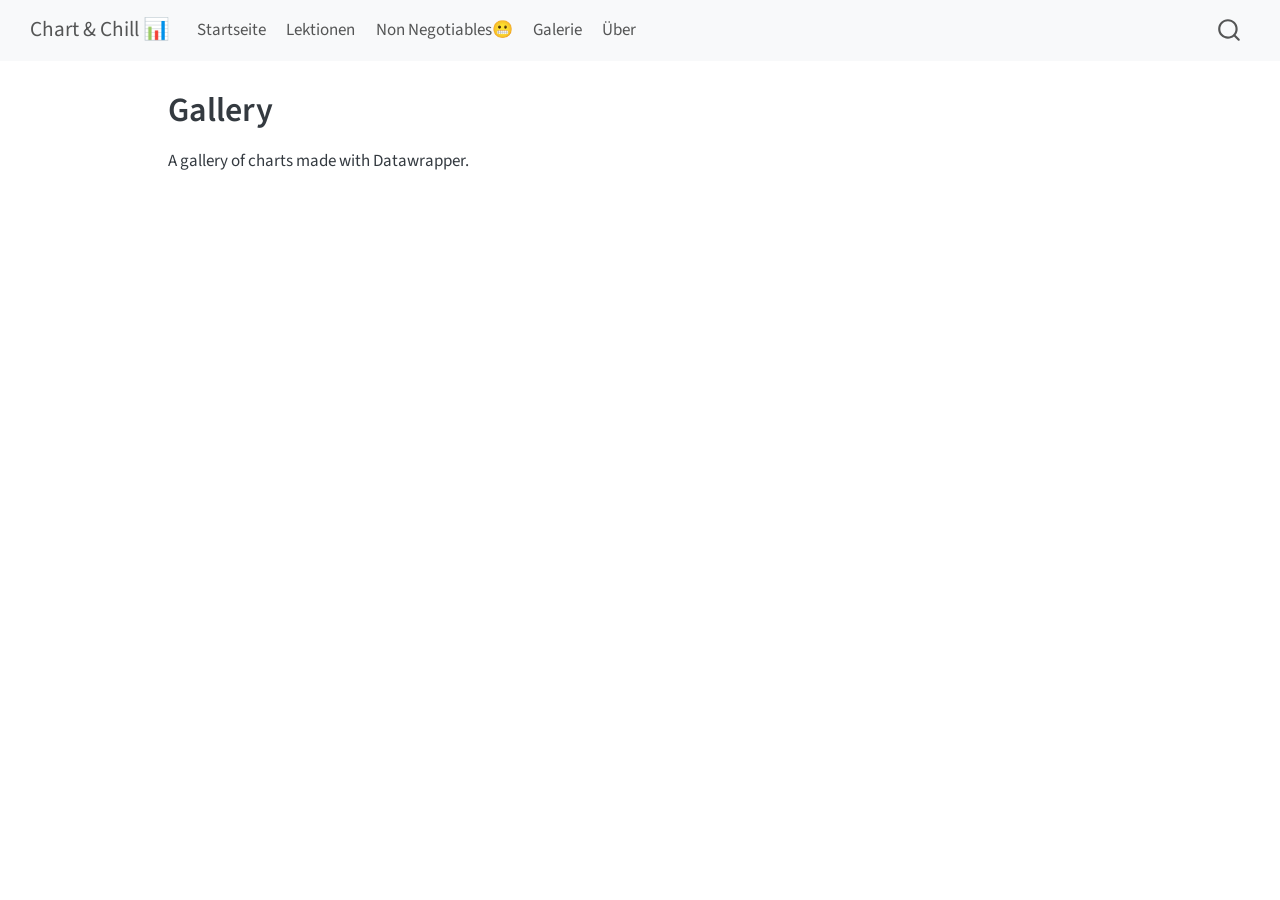
<file: docs/gallery.html>
<!DOCTYPE html>
<html xmlns="http://www.w3.org/1999/xhtml" lang="en" xml:lang="en"><head>

<meta charset="utf-8">
<meta name="generator" content="quarto-1.8.26">

<meta name="viewport" content="width=device-width, initial-scale=1.0, user-scalable=yes">


<title>Gallery – Chart &amp; Chill 📊</title>
<style>
code{white-space: pre-wrap;}
span.smallcaps{font-variant: small-caps;}
div.columns{display: flex; gap: min(4vw, 1.5em);}
div.column{flex: auto; overflow-x: auto;}
div.hanging-indent{margin-left: 1.5em; text-indent: -1.5em;}
ul.task-list{list-style: none;}
ul.task-list li input[type="checkbox"] {
  width: 0.8em;
  margin: 0 0.8em 0.2em -1em; /* quarto-specific, see https://github.com/quarto-dev/quarto-cli/issues/4556 */ 
  vertical-align: middle;
}
</style>


<script src="site_libs/quarto-nav/quarto-nav.js"></script>
<script src="site_libs/quarto-nav/headroom.min.js"></script>
<script src="site_libs/clipboard/clipboard.min.js"></script>
<script src="site_libs/quarto-search/autocomplete.umd.js"></script>
<script src="site_libs/quarto-search/fuse.min.js"></script>
<script src="site_libs/quarto-search/quarto-search.js"></script>
<meta name="quarto:offset" content="./">
<script src="site_libs/quarto-html/quarto.js" type="module"></script>
<script src="site_libs/quarto-html/tabsets/tabsets.js" type="module"></script>
<script src="site_libs/quarto-html/axe/axe-check.js" type="module"></script>
<script src="site_libs/quarto-html/popper.min.js"></script>
<script src="site_libs/quarto-html/tippy.umd.min.js"></script>
<script src="site_libs/quarto-html/anchor.min.js"></script>
<link href="site_libs/quarto-html/tippy.css" rel="stylesheet">
<link href="site_libs/quarto-html/quarto-syntax-highlighting-587c61ba64f3a5504c4d52d930310e48.css" rel="stylesheet" id="quarto-text-highlighting-styles">
<script src="site_libs/bootstrap/bootstrap.min.js"></script>
<link href="site_libs/bootstrap/bootstrap-icons.css" rel="stylesheet">
<link href="site_libs/bootstrap/bootstrap-5b4ad623e5705c0698d39aec6f10cf02.min.css" rel="stylesheet" append-hash="true" id="quarto-bootstrap" data-mode="light">
<script id="quarto-search-options" type="application/json">{
  "location": "navbar",
  "copy-button": false,
  "collapse-after": 3,
  "panel-placement": "end",
  "type": "overlay",
  "limit": 50,
  "keyboard-shortcut": [
    "f",
    "/",
    "s"
  ],
  "show-item-context": false,
  "language": {
    "search-no-results-text": "No results",
    "search-matching-documents-text": "matching documents",
    "search-copy-link-title": "Copy link to search",
    "search-hide-matches-text": "Hide additional matches",
    "search-more-match-text": "more match in this document",
    "search-more-matches-text": "more matches in this document",
    "search-clear-button-title": "Clear",
    "search-text-placeholder": "",
    "search-detached-cancel-button-title": "Cancel",
    "search-submit-button-title": "Submit",
    "search-label": "Search"
  }
}</script>


<link rel="stylesheet" href="styles.css">
</head>

<body class="nav-fixed quarto-light">

<div id="quarto-search-results"></div>
  <header id="quarto-header" class="headroom fixed-top">
    <nav class="navbar navbar-expand-lg " data-bs-theme="dark">
      <div class="navbar-container container-fluid">
      <div class="navbar-brand-container mx-auto">
    <a class="navbar-brand" href="./index.html">
    <span class="navbar-title">Chart &amp; Chill 📊</span>
    </a>
  </div>
            <div id="quarto-search" class="" title="Search"></div>
          <button class="navbar-toggler" type="button" data-bs-toggle="collapse" data-bs-target="#navbarCollapse" aria-controls="navbarCollapse" role="menu" aria-expanded="false" aria-label="Toggle navigation" onclick="if (window.quartoToggleHeadroom) { window.quartoToggleHeadroom(); }">
  <span class="navbar-toggler-icon"></span>
</button>
          <div class="collapse navbar-collapse" id="navbarCollapse">
            <ul class="navbar-nav navbar-nav-scroll me-auto">
  <li class="nav-item">
    <a class="nav-link" href="./index.html"> 
<span class="menu-text">Startseite</span></a>
  </li>  
  <li class="nav-item">
    <a class="nav-link" href="./lektionen.html"> 
<span class="menu-text">Lektionen</span></a>
  </li>  
  <li class="nav-item">
    <a class="nav-link" href="./nonnegotiables.html"> 
<span class="menu-text">Non Negotiables😬</span></a>
  </li>  
  <li class="nav-item">
    <a class="nav-link" href="./galerie.html"> 
<span class="menu-text">Galerie</span></a>
  </li>  
  <li class="nav-item">
    <a class="nav-link" href="./ueber.html"> 
<span class="menu-text">Über</span></a>
  </li>  
</ul>
          </div> <!-- /navcollapse -->
            <div class="quarto-navbar-tools">
</div>
      </div> <!-- /container-fluid -->
    </nav>
</header>
<!-- content -->
<div id="quarto-content" class="quarto-container page-columns page-rows-contents page-layout-article page-navbar">
<!-- sidebar -->
<!-- margin-sidebar -->
    <div id="quarto-margin-sidebar" class="sidebar margin-sidebar zindex-bottom">
        
    </div>
<!-- main -->
<main class="content" id="quarto-document-content">

<header id="title-block-header" class="quarto-title-block default">
<div class="quarto-title">
<h1 class="title">Gallery</h1>
</div>



<div class="quarto-title-meta">

    
  
    
  </div>
  


</header>


<p>A gallery of charts made with Datawrapper.</p>



</main> <!-- /main -->
<script id="quarto-html-after-body" type="application/javascript">
  window.document.addEventListener("DOMContentLoaded", function (event) {
    const icon = "";
    const anchorJS = new window.AnchorJS();
    anchorJS.options = {
      placement: 'right',
      icon: icon
    };
    anchorJS.add('.anchored');
    const isCodeAnnotation = (el) => {
      for (const clz of el.classList) {
        if (clz.startsWith('code-annotation-')) {                     
          return true;
        }
      }
      return false;
    }
    const onCopySuccess = function(e) {
      // button target
      const button = e.trigger;
      // don't keep focus
      button.blur();
      // flash "checked"
      button.classList.add('code-copy-button-checked');
      var currentTitle = button.getAttribute("title");
      button.setAttribute("title", "Copied!");
      let tooltip;
      if (window.bootstrap) {
        button.setAttribute("data-bs-toggle", "tooltip");
        button.setAttribute("data-bs-placement", "left");
        button.setAttribute("data-bs-title", "Copied!");
        tooltip = new bootstrap.Tooltip(button, 
          { trigger: "manual", 
            customClass: "code-copy-button-tooltip",
            offset: [0, -8]});
        tooltip.show();    
      }
      setTimeout(function() {
        if (tooltip) {
          tooltip.hide();
          button.removeAttribute("data-bs-title");
          button.removeAttribute("data-bs-toggle");
          button.removeAttribute("data-bs-placement");
        }
        button.setAttribute("title", currentTitle);
        button.classList.remove('code-copy-button-checked');
      }, 1000);
      // clear code selection
      e.clearSelection();
    }
    const getTextToCopy = function(trigger) {
      const outerScaffold = trigger.parentElement.cloneNode(true);
      const codeEl = outerScaffold.querySelector('code');
      for (const childEl of codeEl.children) {
        if (isCodeAnnotation(childEl)) {
          childEl.remove();
        }
      }
      return codeEl.innerText;
    }
    const clipboard = new window.ClipboardJS('.code-copy-button:not([data-in-quarto-modal])', {
      text: getTextToCopy
    });
    clipboard.on('success', onCopySuccess);
    if (window.document.getElementById('quarto-embedded-source-code-modal')) {
      const clipboardModal = new window.ClipboardJS('.code-copy-button[data-in-quarto-modal]', {
        text: getTextToCopy,
        container: window.document.getElementById('quarto-embedded-source-code-modal')
      });
      clipboardModal.on('success', onCopySuccess);
    }
      var localhostRegex = new RegExp(/^(?:http|https):\/\/localhost\:?[0-9]*\//);
      var mailtoRegex = new RegExp(/^mailto:/);
        var filterRegex = new RegExp('/' + window.location.host + '/');
      var isInternal = (href) => {
          return filterRegex.test(href) || localhostRegex.test(href) || mailtoRegex.test(href);
      }
      // Inspect non-navigation links and adorn them if external
     var links = window.document.querySelectorAll('a[href]:not(.nav-link):not(.navbar-brand):not(.toc-action):not(.sidebar-link):not(.sidebar-item-toggle):not(.pagination-link):not(.no-external):not([aria-hidden]):not(.dropdown-item):not(.quarto-navigation-tool):not(.about-link)');
      for (var i=0; i<links.length; i++) {
        const link = links[i];
        if (!isInternal(link.href)) {
          // undo the damage that might have been done by quarto-nav.js in the case of
          // links that we want to consider external
          if (link.dataset.originalHref !== undefined) {
            link.href = link.dataset.originalHref;
          }
        }
      }
    function tippyHover(el, contentFn, onTriggerFn, onUntriggerFn) {
      const config = {
        allowHTML: true,
        maxWidth: 500,
        delay: 100,
        arrow: false,
        appendTo: function(el) {
            return el.parentElement;
        },
        interactive: true,
        interactiveBorder: 10,
        theme: 'quarto',
        placement: 'bottom-start',
      };
      if (contentFn) {
        config.content = contentFn;
      }
      if (onTriggerFn) {
        config.onTrigger = onTriggerFn;
      }
      if (onUntriggerFn) {
        config.onUntrigger = onUntriggerFn;
      }
      window.tippy(el, config); 
    }
    const noterefs = window.document.querySelectorAll('a[role="doc-noteref"]');
    for (var i=0; i<noterefs.length; i++) {
      const ref = noterefs[i];
      tippyHover(ref, function() {
        // use id or data attribute instead here
        let href = ref.getAttribute('data-footnote-href') || ref.getAttribute('href');
        try { href = new URL(href).hash; } catch {}
        const id = href.replace(/^#\/?/, "");
        const note = window.document.getElementById(id);
        if (note) {
          return note.innerHTML;
        } else {
          return "";
        }
      });
    }
    const xrefs = window.document.querySelectorAll('a.quarto-xref');
    const processXRef = (id, note) => {
      // Strip column container classes
      const stripColumnClz = (el) => {
        el.classList.remove("page-full", "page-columns");
        if (el.children) {
          for (const child of el.children) {
            stripColumnClz(child);
          }
        }
      }
      stripColumnClz(note)
      if (id === null || id.startsWith('sec-')) {
        // Special case sections, only their first couple elements
        const container = document.createElement("div");
        if (note.children && note.children.length > 2) {
          container.appendChild(note.children[0].cloneNode(true));
          for (let i = 1; i < note.children.length; i++) {
            const child = note.children[i];
            if (child.tagName === "P" && child.innerText === "") {
              continue;
            } else {
              container.appendChild(child.cloneNode(true));
              break;
            }
          }
          if (window.Quarto?.typesetMath) {
            window.Quarto.typesetMath(container);
          }
          return container.innerHTML
        } else {
          if (window.Quarto?.typesetMath) {
            window.Quarto.typesetMath(note);
          }
          return note.innerHTML;
        }
      } else {
        // Remove any anchor links if they are present
        const anchorLink = note.querySelector('a.anchorjs-link');
        if (anchorLink) {
          anchorLink.remove();
        }
        if (window.Quarto?.typesetMath) {
          window.Quarto.typesetMath(note);
        }
        if (note.classList.contains("callout")) {
          return note.outerHTML;
        } else {
          return note.innerHTML;
        }
      }
    }
    for (var i=0; i<xrefs.length; i++) {
      const xref = xrefs[i];
      tippyHover(xref, undefined, function(instance) {
        instance.disable();
        let url = xref.getAttribute('href');
        let hash = undefined; 
        if (url.startsWith('#')) {
          hash = url;
        } else {
          try { hash = new URL(url).hash; } catch {}
        }
        if (hash) {
          const id = hash.replace(/^#\/?/, "");
          const note = window.document.getElementById(id);
          if (note !== null) {
            try {
              const html = processXRef(id, note.cloneNode(true));
              instance.setContent(html);
            } finally {
              instance.enable();
              instance.show();
            }
          } else {
            // See if we can fetch this
            fetch(url.split('#')[0])
            .then(res => res.text())
            .then(html => {
              const parser = new DOMParser();
              const htmlDoc = parser.parseFromString(html, "text/html");
              const note = htmlDoc.getElementById(id);
              if (note !== null) {
                const html = processXRef(id, note);
                instance.setContent(html);
              } 
            }).finally(() => {
              instance.enable();
              instance.show();
            });
          }
        } else {
          // See if we can fetch a full url (with no hash to target)
          // This is a special case and we should probably do some content thinning / targeting
          fetch(url)
          .then(res => res.text())
          .then(html => {
            const parser = new DOMParser();
            const htmlDoc = parser.parseFromString(html, "text/html");
            const note = htmlDoc.querySelector('main.content');
            if (note !== null) {
              // This should only happen for chapter cross references
              // (since there is no id in the URL)
              // remove the first header
              if (note.children.length > 0 && note.children[0].tagName === "HEADER") {
                note.children[0].remove();
              }
              const html = processXRef(null, note);
              instance.setContent(html);
            } 
          }).finally(() => {
            instance.enable();
            instance.show();
          });
        }
      }, function(instance) {
      });
    }
        let selectedAnnoteEl;
        const selectorForAnnotation = ( cell, annotation) => {
          let cellAttr = 'data-code-cell="' + cell + '"';
          let lineAttr = 'data-code-annotation="' +  annotation + '"';
          const selector = 'span[' + cellAttr + '][' + lineAttr + ']';
          return selector;
        }
        const selectCodeLines = (annoteEl) => {
          const doc = window.document;
          const targetCell = annoteEl.getAttribute("data-target-cell");
          const targetAnnotation = annoteEl.getAttribute("data-target-annotation");
          const annoteSpan = window.document.querySelector(selectorForAnnotation(targetCell, targetAnnotation));
          const lines = annoteSpan.getAttribute("data-code-lines").split(",");
          const lineIds = lines.map((line) => {
            return targetCell + "-" + line;
          })
          let top = null;
          let height = null;
          let parent = null;
          if (lineIds.length > 0) {
              //compute the position of the single el (top and bottom and make a div)
              const el = window.document.getElementById(lineIds[0]);
              top = el.offsetTop;
              height = el.offsetHeight;
              parent = el.parentElement.parentElement;
            if (lineIds.length > 1) {
              const lastEl = window.document.getElementById(lineIds[lineIds.length - 1]);
              const bottom = lastEl.offsetTop + lastEl.offsetHeight;
              height = bottom - top;
            }
            if (top !== null && height !== null && parent !== null) {
              // cook up a div (if necessary) and position it 
              let div = window.document.getElementById("code-annotation-line-highlight");
              if (div === null) {
                div = window.document.createElement("div");
                div.setAttribute("id", "code-annotation-line-highlight");
                div.style.position = 'absolute';
                parent.appendChild(div);
              }
              div.style.top = top - 2 + "px";
              div.style.height = height + 4 + "px";
              div.style.left = 0;
              let gutterDiv = window.document.getElementById("code-annotation-line-highlight-gutter");
              if (gutterDiv === null) {
                gutterDiv = window.document.createElement("div");
                gutterDiv.setAttribute("id", "code-annotation-line-highlight-gutter");
                gutterDiv.style.position = 'absolute';
                const codeCell = window.document.getElementById(targetCell);
                const gutter = codeCell.querySelector('.code-annotation-gutter');
                gutter.appendChild(gutterDiv);
              }
              gutterDiv.style.top = top - 2 + "px";
              gutterDiv.style.height = height + 4 + "px";
            }
            selectedAnnoteEl = annoteEl;
          }
        };
        const unselectCodeLines = () => {
          const elementsIds = ["code-annotation-line-highlight", "code-annotation-line-highlight-gutter"];
          elementsIds.forEach((elId) => {
            const div = window.document.getElementById(elId);
            if (div) {
              div.remove();
            }
          });
          selectedAnnoteEl = undefined;
        };
          // Handle positioning of the toggle
      window.addEventListener(
        "resize",
        throttle(() => {
          elRect = undefined;
          if (selectedAnnoteEl) {
            selectCodeLines(selectedAnnoteEl);
          }
        }, 10)
      );
      function throttle(fn, ms) {
      let throttle = false;
      let timer;
        return (...args) => {
          if(!throttle) { // first call gets through
              fn.apply(this, args);
              throttle = true;
          } else { // all the others get throttled
              if(timer) clearTimeout(timer); // cancel #2
              timer = setTimeout(() => {
                fn.apply(this, args);
                timer = throttle = false;
              }, ms);
          }
        };
      }
        // Attach click handler to the DT
        const annoteDls = window.document.querySelectorAll('dt[data-target-cell]');
        for (const annoteDlNode of annoteDls) {
          annoteDlNode.addEventListener('click', (event) => {
            const clickedEl = event.target;
            if (clickedEl !== selectedAnnoteEl) {
              unselectCodeLines();
              const activeEl = window.document.querySelector('dt[data-target-cell].code-annotation-active');
              if (activeEl) {
                activeEl.classList.remove('code-annotation-active');
              }
              selectCodeLines(clickedEl);
              clickedEl.classList.add('code-annotation-active');
            } else {
              // Unselect the line
              unselectCodeLines();
              clickedEl.classList.remove('code-annotation-active');
            }
          });
        }
    const findCites = (el) => {
      const parentEl = el.parentElement;
      if (parentEl) {
        const cites = parentEl.dataset.cites;
        if (cites) {
          return {
            el,
            cites: cites.split(' ')
          };
        } else {
          return findCites(el.parentElement)
        }
      } else {
        return undefined;
      }
    };
    var bibliorefs = window.document.querySelectorAll('a[role="doc-biblioref"]');
    for (var i=0; i<bibliorefs.length; i++) {
      const ref = bibliorefs[i];
      const citeInfo = findCites(ref);
      if (citeInfo) {
        tippyHover(citeInfo.el, function() {
          var popup = window.document.createElement('div');
          citeInfo.cites.forEach(function(cite) {
            var citeDiv = window.document.createElement('div');
            citeDiv.classList.add('hanging-indent');
            citeDiv.classList.add('csl-entry');
            var biblioDiv = window.document.getElementById('ref-' + cite);
            if (biblioDiv) {
              citeDiv.innerHTML = biblioDiv.innerHTML;
            }
            popup.appendChild(citeDiv);
          });
          return popup.innerHTML;
        });
      }
    }
  });
  </script>
</div> <!-- /content -->




</body></html>
</file>
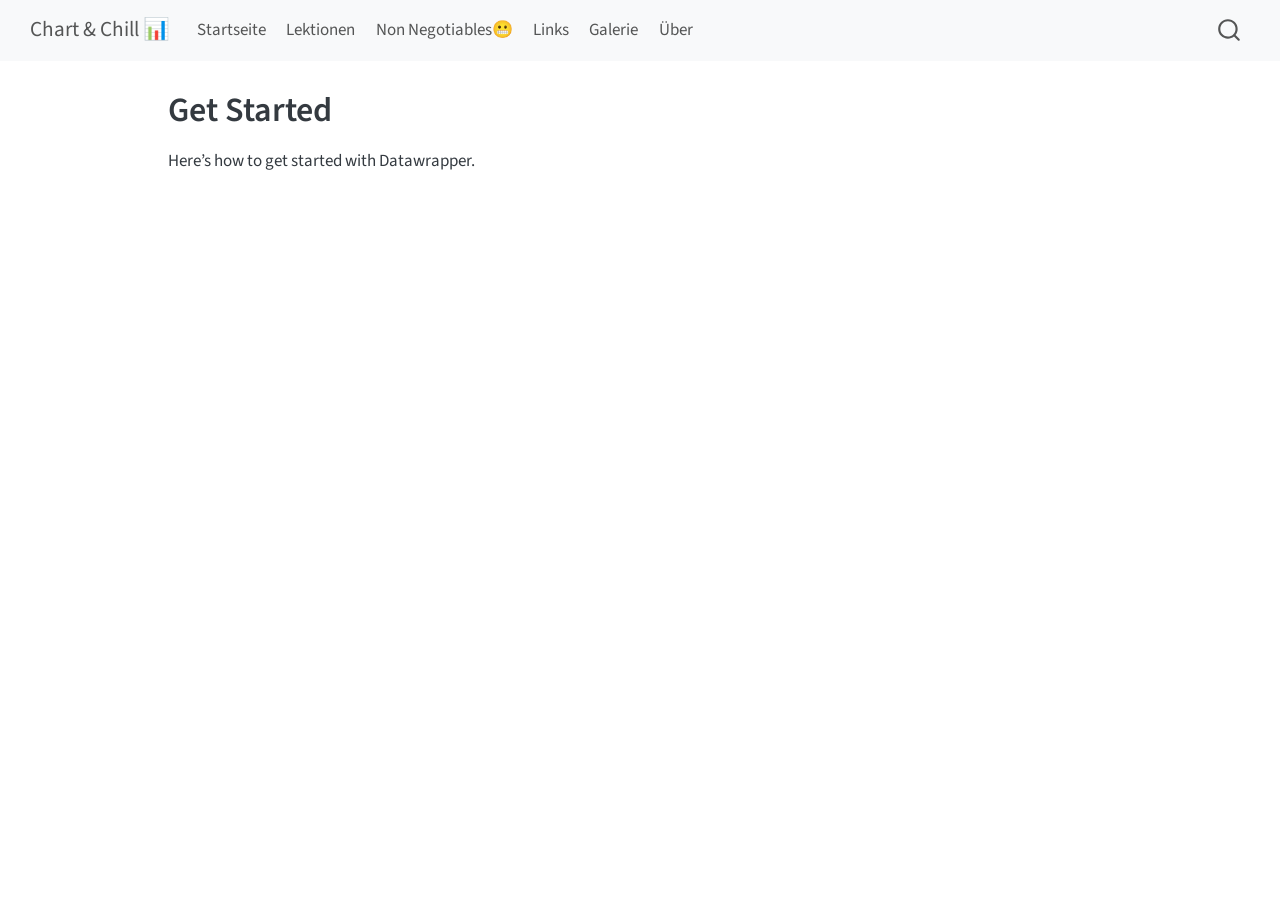
<file: docs/get-started.html>
<!DOCTYPE html>
<html xmlns="http://www.w3.org/1999/xhtml" lang="en" xml:lang="en"><head>

<meta charset="utf-8">
<meta name="generator" content="quarto-1.8.26">

<meta name="viewport" content="width=device-width, initial-scale=1.0, user-scalable=yes">


<title>Get Started – Chart &amp; Chill 📊</title>
<style>
code{white-space: pre-wrap;}
span.smallcaps{font-variant: small-caps;}
div.columns{display: flex; gap: min(4vw, 1.5em);}
div.column{flex: auto; overflow-x: auto;}
div.hanging-indent{margin-left: 1.5em; text-indent: -1.5em;}
ul.task-list{list-style: none;}
ul.task-list li input[type="checkbox"] {
  width: 0.8em;
  margin: 0 0.8em 0.2em -1em; /* quarto-specific, see https://github.com/quarto-dev/quarto-cli/issues/4556 */ 
  vertical-align: middle;
}
</style>


<script src="site_libs/quarto-nav/quarto-nav.js"></script>
<script src="site_libs/quarto-nav/headroom.min.js"></script>
<script src="site_libs/clipboard/clipboard.min.js"></script>
<script src="site_libs/quarto-search/autocomplete.umd.js"></script>
<script src="site_libs/quarto-search/fuse.min.js"></script>
<script src="site_libs/quarto-search/quarto-search.js"></script>
<meta name="quarto:offset" content="./">
<script src="site_libs/quarto-html/quarto.js" type="module"></script>
<script src="site_libs/quarto-html/tabsets/tabsets.js" type="module"></script>
<script src="site_libs/quarto-html/axe/axe-check.js" type="module"></script>
<script src="site_libs/quarto-html/popper.min.js"></script>
<script src="site_libs/quarto-html/tippy.umd.min.js"></script>
<script src="site_libs/quarto-html/anchor.min.js"></script>
<link href="site_libs/quarto-html/tippy.css" rel="stylesheet">
<link href="site_libs/quarto-html/quarto-syntax-highlighting-587c61ba64f3a5504c4d52d930310e48.css" rel="stylesheet" id="quarto-text-highlighting-styles">
<script src="site_libs/bootstrap/bootstrap.min.js"></script>
<link href="site_libs/bootstrap/bootstrap-icons.css" rel="stylesheet">
<link href="site_libs/bootstrap/bootstrap-5b4ad623e5705c0698d39aec6f10cf02.min.css" rel="stylesheet" append-hash="true" id="quarto-bootstrap" data-mode="light">
<script id="quarto-search-options" type="application/json">{
  "location": "navbar",
  "copy-button": false,
  "collapse-after": 3,
  "panel-placement": "end",
  "type": "overlay",
  "limit": 50,
  "keyboard-shortcut": [
    "f",
    "/",
    "s"
  ],
  "show-item-context": false,
  "language": {
    "search-no-results-text": "No results",
    "search-matching-documents-text": "matching documents",
    "search-copy-link-title": "Copy link to search",
    "search-hide-matches-text": "Hide additional matches",
    "search-more-match-text": "more match in this document",
    "search-more-matches-text": "more matches in this document",
    "search-clear-button-title": "Clear",
    "search-text-placeholder": "",
    "search-detached-cancel-button-title": "Cancel",
    "search-submit-button-title": "Submit",
    "search-label": "Search"
  }
}</script>


<link rel="stylesheet" href="styles.css">
</head>

<body class="nav-fixed quarto-light">

<div id="quarto-search-results"></div>
  <header id="quarto-header" class="headroom fixed-top">
    <nav class="navbar navbar-expand-lg " data-bs-theme="dark">
      <div class="navbar-container container-fluid">
      <div class="navbar-brand-container mx-auto">
    <a class="navbar-brand" href="./index.html">
    <span class="navbar-title">Chart &amp; Chill 📊</span>
    </a>
  </div>
            <div id="quarto-search" class="" title="Search"></div>
          <button class="navbar-toggler" type="button" data-bs-toggle="collapse" data-bs-target="#navbarCollapse" aria-controls="navbarCollapse" role="menu" aria-expanded="false" aria-label="Toggle navigation" onclick="if (window.quartoToggleHeadroom) { window.quartoToggleHeadroom(); }">
  <span class="navbar-toggler-icon"></span>
</button>
          <div class="collapse navbar-collapse" id="navbarCollapse">
            <ul class="navbar-nav navbar-nav-scroll me-auto">
  <li class="nav-item">
    <a class="nav-link" href="./index.html"> 
<span class="menu-text">Startseite</span></a>
  </li>  
  <li class="nav-item">
    <a class="nav-link" href="./lektionen.html"> 
<span class="menu-text">Lektionen</span></a>
  </li>  
  <li class="nav-item">
    <a class="nav-link" href="./nonnegotiables.html"> 
<span class="menu-text">Non Negotiables😬</span></a>
  </li>  
  <li class="nav-item">
    <a class="nav-link" href="./links.html"> 
<span class="menu-text">Links</span></a>
  </li>  
  <li class="nav-item">
    <a class="nav-link" href="./galerie.html"> 
<span class="menu-text">Galerie</span></a>
  </li>  
  <li class="nav-item">
    <a class="nav-link" href="./ueber.html"> 
<span class="menu-text">Über</span></a>
  </li>  
</ul>
          </div> <!-- /navcollapse -->
            <div class="quarto-navbar-tools">
</div>
      </div> <!-- /container-fluid -->
    </nav>
</header>
<!-- content -->
<div id="quarto-content" class="quarto-container page-columns page-rows-contents page-layout-article page-navbar">
<!-- sidebar -->
<!-- margin-sidebar -->
    <div id="quarto-margin-sidebar" class="sidebar margin-sidebar zindex-bottom">
        
    </div>
<!-- main -->
<main class="content" id="quarto-document-content">

<header id="title-block-header" class="quarto-title-block default">
<div class="quarto-title">
<h1 class="title">Get Started</h1>
</div>



<div class="quarto-title-meta">

    
  
    
  </div>
  


</header>


<p>Here’s how to get started with Datawrapper.</p>



</main> <!-- /main -->
<script id="quarto-html-after-body" type="application/javascript">
  window.document.addEventListener("DOMContentLoaded", function (event) {
    const icon = "";
    const anchorJS = new window.AnchorJS();
    anchorJS.options = {
      placement: 'right',
      icon: icon
    };
    anchorJS.add('.anchored');
    const isCodeAnnotation = (el) => {
      for (const clz of el.classList) {
        if (clz.startsWith('code-annotation-')) {                     
          return true;
        }
      }
      return false;
    }
    const onCopySuccess = function(e) {
      // button target
      const button = e.trigger;
      // don't keep focus
      button.blur();
      // flash "checked"
      button.classList.add('code-copy-button-checked');
      var currentTitle = button.getAttribute("title");
      button.setAttribute("title", "Copied!");
      let tooltip;
      if (window.bootstrap) {
        button.setAttribute("data-bs-toggle", "tooltip");
        button.setAttribute("data-bs-placement", "left");
        button.setAttribute("data-bs-title", "Copied!");
        tooltip = new bootstrap.Tooltip(button, 
          { trigger: "manual", 
            customClass: "code-copy-button-tooltip",
            offset: [0, -8]});
        tooltip.show();    
      }
      setTimeout(function() {
        if (tooltip) {
          tooltip.hide();
          button.removeAttribute("data-bs-title");
          button.removeAttribute("data-bs-toggle");
          button.removeAttribute("data-bs-placement");
        }
        button.setAttribute("title", currentTitle);
        button.classList.remove('code-copy-button-checked');
      }, 1000);
      // clear code selection
      e.clearSelection();
    }
    const getTextToCopy = function(trigger) {
      const outerScaffold = trigger.parentElement.cloneNode(true);
      const codeEl = outerScaffold.querySelector('code');
      for (const childEl of codeEl.children) {
        if (isCodeAnnotation(childEl)) {
          childEl.remove();
        }
      }
      return codeEl.innerText;
    }
    const clipboard = new window.ClipboardJS('.code-copy-button:not([data-in-quarto-modal])', {
      text: getTextToCopy
    });
    clipboard.on('success', onCopySuccess);
    if (window.document.getElementById('quarto-embedded-source-code-modal')) {
      const clipboardModal = new window.ClipboardJS('.code-copy-button[data-in-quarto-modal]', {
        text: getTextToCopy,
        container: window.document.getElementById('quarto-embedded-source-code-modal')
      });
      clipboardModal.on('success', onCopySuccess);
    }
      var localhostRegex = new RegExp(/^(?:http|https):\/\/localhost\:?[0-9]*\//);
      var mailtoRegex = new RegExp(/^mailto:/);
        var filterRegex = new RegExp('/' + window.location.host + '/');
      var isInternal = (href) => {
          return filterRegex.test(href) || localhostRegex.test(href) || mailtoRegex.test(href);
      }
      // Inspect non-navigation links and adorn them if external
     var links = window.document.querySelectorAll('a[href]:not(.nav-link):not(.navbar-brand):not(.toc-action):not(.sidebar-link):not(.sidebar-item-toggle):not(.pagination-link):not(.no-external):not([aria-hidden]):not(.dropdown-item):not(.quarto-navigation-tool):not(.about-link)');
      for (var i=0; i<links.length; i++) {
        const link = links[i];
        if (!isInternal(link.href)) {
          // undo the damage that might have been done by quarto-nav.js in the case of
          // links that we want to consider external
          if (link.dataset.originalHref !== undefined) {
            link.href = link.dataset.originalHref;
          }
        }
      }
    function tippyHover(el, contentFn, onTriggerFn, onUntriggerFn) {
      const config = {
        allowHTML: true,
        maxWidth: 500,
        delay: 100,
        arrow: false,
        appendTo: function(el) {
            return el.parentElement;
        },
        interactive: true,
        interactiveBorder: 10,
        theme: 'quarto',
        placement: 'bottom-start',
      };
      if (contentFn) {
        config.content = contentFn;
      }
      if (onTriggerFn) {
        config.onTrigger = onTriggerFn;
      }
      if (onUntriggerFn) {
        config.onUntrigger = onUntriggerFn;
      }
      window.tippy(el, config); 
    }
    const noterefs = window.document.querySelectorAll('a[role="doc-noteref"]');
    for (var i=0; i<noterefs.length; i++) {
      const ref = noterefs[i];
      tippyHover(ref, function() {
        // use id or data attribute instead here
        let href = ref.getAttribute('data-footnote-href') || ref.getAttribute('href');
        try { href = new URL(href).hash; } catch {}
        const id = href.replace(/^#\/?/, "");
        const note = window.document.getElementById(id);
        if (note) {
          return note.innerHTML;
        } else {
          return "";
        }
      });
    }
    const xrefs = window.document.querySelectorAll('a.quarto-xref');
    const processXRef = (id, note) => {
      // Strip column container classes
      const stripColumnClz = (el) => {
        el.classList.remove("page-full", "page-columns");
        if (el.children) {
          for (const child of el.children) {
            stripColumnClz(child);
          }
        }
      }
      stripColumnClz(note)
      if (id === null || id.startsWith('sec-')) {
        // Special case sections, only their first couple elements
        const container = document.createElement("div");
        if (note.children && note.children.length > 2) {
          container.appendChild(note.children[0].cloneNode(true));
          for (let i = 1; i < note.children.length; i++) {
            const child = note.children[i];
            if (child.tagName === "P" && child.innerText === "") {
              continue;
            } else {
              container.appendChild(child.cloneNode(true));
              break;
            }
          }
          if (window.Quarto?.typesetMath) {
            window.Quarto.typesetMath(container);
          }
          return container.innerHTML
        } else {
          if (window.Quarto?.typesetMath) {
            window.Quarto.typesetMath(note);
          }
          return note.innerHTML;
        }
      } else {
        // Remove any anchor links if they are present
        const anchorLink = note.querySelector('a.anchorjs-link');
        if (anchorLink) {
          anchorLink.remove();
        }
        if (window.Quarto?.typesetMath) {
          window.Quarto.typesetMath(note);
        }
        if (note.classList.contains("callout")) {
          return note.outerHTML;
        } else {
          return note.innerHTML;
        }
      }
    }
    for (var i=0; i<xrefs.length; i++) {
      const xref = xrefs[i];
      tippyHover(xref, undefined, function(instance) {
        instance.disable();
        let url = xref.getAttribute('href');
        let hash = undefined; 
        if (url.startsWith('#')) {
          hash = url;
        } else {
          try { hash = new URL(url).hash; } catch {}
        }
        if (hash) {
          const id = hash.replace(/^#\/?/, "");
          const note = window.document.getElementById(id);
          if (note !== null) {
            try {
              const html = processXRef(id, note.cloneNode(true));
              instance.setContent(html);
            } finally {
              instance.enable();
              instance.show();
            }
          } else {
            // See if we can fetch this
            fetch(url.split('#')[0])
            .then(res => res.text())
            .then(html => {
              const parser = new DOMParser();
              const htmlDoc = parser.parseFromString(html, "text/html");
              const note = htmlDoc.getElementById(id);
              if (note !== null) {
                const html = processXRef(id, note);
                instance.setContent(html);
              } 
            }).finally(() => {
              instance.enable();
              instance.show();
            });
          }
        } else {
          // See if we can fetch a full url (with no hash to target)
          // This is a special case and we should probably do some content thinning / targeting
          fetch(url)
          .then(res => res.text())
          .then(html => {
            const parser = new DOMParser();
            const htmlDoc = parser.parseFromString(html, "text/html");
            const note = htmlDoc.querySelector('main.content');
            if (note !== null) {
              // This should only happen for chapter cross references
              // (since there is no id in the URL)
              // remove the first header
              if (note.children.length > 0 && note.children[0].tagName === "HEADER") {
                note.children[0].remove();
              }
              const html = processXRef(null, note);
              instance.setContent(html);
            } 
          }).finally(() => {
            instance.enable();
            instance.show();
          });
        }
      }, function(instance) {
      });
    }
        let selectedAnnoteEl;
        const selectorForAnnotation = ( cell, annotation) => {
          let cellAttr = 'data-code-cell="' + cell + '"';
          let lineAttr = 'data-code-annotation="' +  annotation + '"';
          const selector = 'span[' + cellAttr + '][' + lineAttr + ']';
          return selector;
        }
        const selectCodeLines = (annoteEl) => {
          const doc = window.document;
          const targetCell = annoteEl.getAttribute("data-target-cell");
          const targetAnnotation = annoteEl.getAttribute("data-target-annotation");
          const annoteSpan = window.document.querySelector(selectorForAnnotation(targetCell, targetAnnotation));
          const lines = annoteSpan.getAttribute("data-code-lines").split(",");
          const lineIds = lines.map((line) => {
            return targetCell + "-" + line;
          })
          let top = null;
          let height = null;
          let parent = null;
          if (lineIds.length > 0) {
              //compute the position of the single el (top and bottom and make a div)
              const el = window.document.getElementById(lineIds[0]);
              top = el.offsetTop;
              height = el.offsetHeight;
              parent = el.parentElement.parentElement;
            if (lineIds.length > 1) {
              const lastEl = window.document.getElementById(lineIds[lineIds.length - 1]);
              const bottom = lastEl.offsetTop + lastEl.offsetHeight;
              height = bottom - top;
            }
            if (top !== null && height !== null && parent !== null) {
              // cook up a div (if necessary) and position it 
              let div = window.document.getElementById("code-annotation-line-highlight");
              if (div === null) {
                div = window.document.createElement("div");
                div.setAttribute("id", "code-annotation-line-highlight");
                div.style.position = 'absolute';
                parent.appendChild(div);
              }
              div.style.top = top - 2 + "px";
              div.style.height = height + 4 + "px";
              div.style.left = 0;
              let gutterDiv = window.document.getElementById("code-annotation-line-highlight-gutter");
              if (gutterDiv === null) {
                gutterDiv = window.document.createElement("div");
                gutterDiv.setAttribute("id", "code-annotation-line-highlight-gutter");
                gutterDiv.style.position = 'absolute';
                const codeCell = window.document.getElementById(targetCell);
                const gutter = codeCell.querySelector('.code-annotation-gutter');
                gutter.appendChild(gutterDiv);
              }
              gutterDiv.style.top = top - 2 + "px";
              gutterDiv.style.height = height + 4 + "px";
            }
            selectedAnnoteEl = annoteEl;
          }
        };
        const unselectCodeLines = () => {
          const elementsIds = ["code-annotation-line-highlight", "code-annotation-line-highlight-gutter"];
          elementsIds.forEach((elId) => {
            const div = window.document.getElementById(elId);
            if (div) {
              div.remove();
            }
          });
          selectedAnnoteEl = undefined;
        };
          // Handle positioning of the toggle
      window.addEventListener(
        "resize",
        throttle(() => {
          elRect = undefined;
          if (selectedAnnoteEl) {
            selectCodeLines(selectedAnnoteEl);
          }
        }, 10)
      );
      function throttle(fn, ms) {
      let throttle = false;
      let timer;
        return (...args) => {
          if(!throttle) { // first call gets through
              fn.apply(this, args);
              throttle = true;
          } else { // all the others get throttled
              if(timer) clearTimeout(timer); // cancel #2
              timer = setTimeout(() => {
                fn.apply(this, args);
                timer = throttle = false;
              }, ms);
          }
        };
      }
        // Attach click handler to the DT
        const annoteDls = window.document.querySelectorAll('dt[data-target-cell]');
        for (const annoteDlNode of annoteDls) {
          annoteDlNode.addEventListener('click', (event) => {
            const clickedEl = event.target;
            if (clickedEl !== selectedAnnoteEl) {
              unselectCodeLines();
              const activeEl = window.document.querySelector('dt[data-target-cell].code-annotation-active');
              if (activeEl) {
                activeEl.classList.remove('code-annotation-active');
              }
              selectCodeLines(clickedEl);
              clickedEl.classList.add('code-annotation-active');
            } else {
              // Unselect the line
              unselectCodeLines();
              clickedEl.classList.remove('code-annotation-active');
            }
          });
        }
    const findCites = (el) => {
      const parentEl = el.parentElement;
      if (parentEl) {
        const cites = parentEl.dataset.cites;
        if (cites) {
          return {
            el,
            cites: cites.split(' ')
          };
        } else {
          return findCites(el.parentElement)
        }
      } else {
        return undefined;
      }
    };
    var bibliorefs = window.document.querySelectorAll('a[role="doc-biblioref"]');
    for (var i=0; i<bibliorefs.length; i++) {
      const ref = bibliorefs[i];
      const citeInfo = findCites(ref);
      if (citeInfo) {
        tippyHover(citeInfo.el, function() {
          var popup = window.document.createElement('div');
          citeInfo.cites.forEach(function(cite) {
            var citeDiv = window.document.createElement('div');
            citeDiv.classList.add('hanging-indent');
            citeDiv.classList.add('csl-entry');
            var biblioDiv = window.document.getElementById('ref-' + cite);
            if (biblioDiv) {
              citeDiv.innerHTML = biblioDiv.innerHTML;
            }
            popup.appendChild(citeDiv);
          });
          return popup.innerHTML;
        });
      }
    }
  });
  </script>
</div> <!-- /content -->




</body></html>
</file>
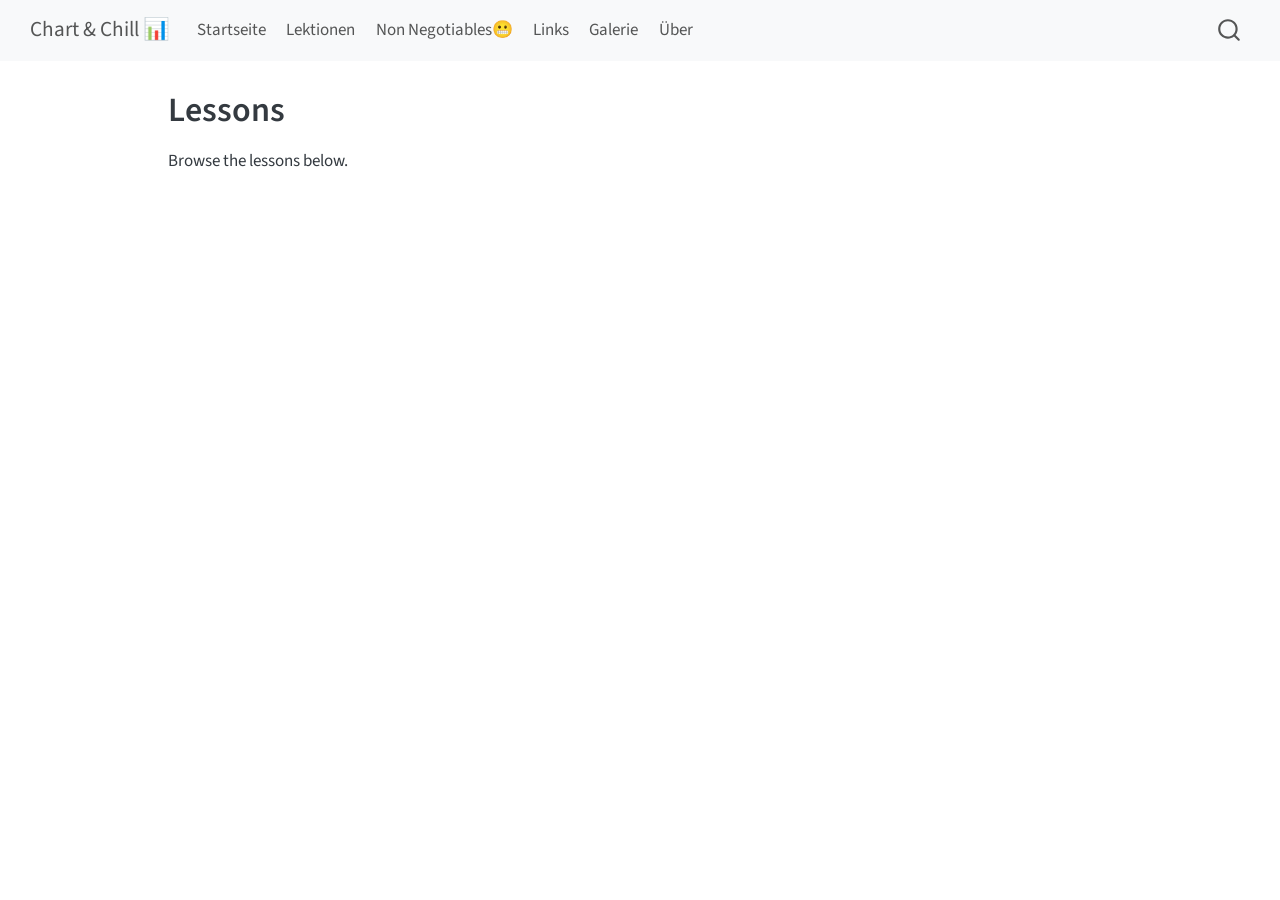
<file: docs/lessons.html>
<!DOCTYPE html>
<html xmlns="http://www.w3.org/1999/xhtml" lang="en" xml:lang="en"><head>

<meta charset="utf-8">
<meta name="generator" content="quarto-1.8.26">

<meta name="viewport" content="width=device-width, initial-scale=1.0, user-scalable=yes">


<title>Lessons – Chart &amp; Chill 📊</title>
<style>
code{white-space: pre-wrap;}
span.smallcaps{font-variant: small-caps;}
div.columns{display: flex; gap: min(4vw, 1.5em);}
div.column{flex: auto; overflow-x: auto;}
div.hanging-indent{margin-left: 1.5em; text-indent: -1.5em;}
ul.task-list{list-style: none;}
ul.task-list li input[type="checkbox"] {
  width: 0.8em;
  margin: 0 0.8em 0.2em -1em; /* quarto-specific, see https://github.com/quarto-dev/quarto-cli/issues/4556 */ 
  vertical-align: middle;
}
</style>


<script src="site_libs/quarto-nav/quarto-nav.js"></script>
<script src="site_libs/quarto-nav/headroom.min.js"></script>
<script src="site_libs/clipboard/clipboard.min.js"></script>
<script src="site_libs/quarto-search/autocomplete.umd.js"></script>
<script src="site_libs/quarto-search/fuse.min.js"></script>
<script src="site_libs/quarto-search/quarto-search.js"></script>
<meta name="quarto:offset" content="./">
<script src="site_libs/quarto-html/quarto.js" type="module"></script>
<script src="site_libs/quarto-html/tabsets/tabsets.js" type="module"></script>
<script src="site_libs/quarto-html/axe/axe-check.js" type="module"></script>
<script src="site_libs/quarto-html/popper.min.js"></script>
<script src="site_libs/quarto-html/tippy.umd.min.js"></script>
<script src="site_libs/quarto-html/anchor.min.js"></script>
<link href="site_libs/quarto-html/tippy.css" rel="stylesheet">
<link href="site_libs/quarto-html/quarto-syntax-highlighting-587c61ba64f3a5504c4d52d930310e48.css" rel="stylesheet" id="quarto-text-highlighting-styles">
<script src="site_libs/bootstrap/bootstrap.min.js"></script>
<link href="site_libs/bootstrap/bootstrap-icons.css" rel="stylesheet">
<link href="site_libs/bootstrap/bootstrap-5b4ad623e5705c0698d39aec6f10cf02.min.css" rel="stylesheet" append-hash="true" id="quarto-bootstrap" data-mode="light">
<script id="quarto-search-options" type="application/json">{
  "location": "navbar",
  "copy-button": false,
  "collapse-after": 3,
  "panel-placement": "end",
  "type": "overlay",
  "limit": 50,
  "keyboard-shortcut": [
    "f",
    "/",
    "s"
  ],
  "show-item-context": false,
  "language": {
    "search-no-results-text": "No results",
    "search-matching-documents-text": "matching documents",
    "search-copy-link-title": "Copy link to search",
    "search-hide-matches-text": "Hide additional matches",
    "search-more-match-text": "more match in this document",
    "search-more-matches-text": "more matches in this document",
    "search-clear-button-title": "Clear",
    "search-text-placeholder": "",
    "search-detached-cancel-button-title": "Cancel",
    "search-submit-button-title": "Submit",
    "search-label": "Search"
  }
}</script>


<link rel="stylesheet" href="styles.css">
</head>

<body class="nav-fixed quarto-light">

<div id="quarto-search-results"></div>
  <header id="quarto-header" class="headroom fixed-top">
    <nav class="navbar navbar-expand-lg " data-bs-theme="dark">
      <div class="navbar-container container-fluid">
      <div class="navbar-brand-container mx-auto">
    <a class="navbar-brand" href="./index.html">
    <span class="navbar-title">Chart &amp; Chill 📊</span>
    </a>
  </div>
            <div id="quarto-search" class="" title="Search"></div>
          <button class="navbar-toggler" type="button" data-bs-toggle="collapse" data-bs-target="#navbarCollapse" aria-controls="navbarCollapse" role="menu" aria-expanded="false" aria-label="Toggle navigation" onclick="if (window.quartoToggleHeadroom) { window.quartoToggleHeadroom(); }">
  <span class="navbar-toggler-icon"></span>
</button>
          <div class="collapse navbar-collapse" id="navbarCollapse">
            <ul class="navbar-nav navbar-nav-scroll me-auto">
  <li class="nav-item">
    <a class="nav-link" href="./index.html"> 
<span class="menu-text">Startseite</span></a>
  </li>  
  <li class="nav-item">
    <a class="nav-link" href="./lektionen.html"> 
<span class="menu-text">Lektionen</span></a>
  </li>  
  <li class="nav-item">
    <a class="nav-link" href="./nonnegotiables.html"> 
<span class="menu-text">Non Negotiables😬</span></a>
  </li>  
  <li class="nav-item">
    <a class="nav-link" href="./links.html"> 
<span class="menu-text">Links</span></a>
  </li>  
  <li class="nav-item">
    <a class="nav-link" href="./galerie.html"> 
<span class="menu-text">Galerie</span></a>
  </li>  
  <li class="nav-item">
    <a class="nav-link" href="./ueber.html"> 
<span class="menu-text">Über</span></a>
  </li>  
</ul>
          </div> <!-- /navcollapse -->
            <div class="quarto-navbar-tools">
</div>
      </div> <!-- /container-fluid -->
    </nav>
</header>
<!-- content -->
<div id="quarto-content" class="quarto-container page-columns page-rows-contents page-layout-article page-navbar">
<!-- sidebar -->
<!-- margin-sidebar -->
    <div id="quarto-margin-sidebar" class="sidebar margin-sidebar zindex-bottom">
        
    </div>
<!-- main -->
<main class="content" id="quarto-document-content">

<header id="title-block-header" class="quarto-title-block default">
<div class="quarto-title">
<h1 class="title">Lessons</h1>
</div>



<div class="quarto-title-meta">

    
  
    
  </div>
  


</header>


<p>Browse the lessons below.</p>



</main> <!-- /main -->
<script id="quarto-html-after-body" type="application/javascript">
  window.document.addEventListener("DOMContentLoaded", function (event) {
    const icon = "";
    const anchorJS = new window.AnchorJS();
    anchorJS.options = {
      placement: 'right',
      icon: icon
    };
    anchorJS.add('.anchored');
    const isCodeAnnotation = (el) => {
      for (const clz of el.classList) {
        if (clz.startsWith('code-annotation-')) {                     
          return true;
        }
      }
      return false;
    }
    const onCopySuccess = function(e) {
      // button target
      const button = e.trigger;
      // don't keep focus
      button.blur();
      // flash "checked"
      button.classList.add('code-copy-button-checked');
      var currentTitle = button.getAttribute("title");
      button.setAttribute("title", "Copied!");
      let tooltip;
      if (window.bootstrap) {
        button.setAttribute("data-bs-toggle", "tooltip");
        button.setAttribute("data-bs-placement", "left");
        button.setAttribute("data-bs-title", "Copied!");
        tooltip = new bootstrap.Tooltip(button, 
          { trigger: "manual", 
            customClass: "code-copy-button-tooltip",
            offset: [0, -8]});
        tooltip.show();    
      }
      setTimeout(function() {
        if (tooltip) {
          tooltip.hide();
          button.removeAttribute("data-bs-title");
          button.removeAttribute("data-bs-toggle");
          button.removeAttribute("data-bs-placement");
        }
        button.setAttribute("title", currentTitle);
        button.classList.remove('code-copy-button-checked');
      }, 1000);
      // clear code selection
      e.clearSelection();
    }
    const getTextToCopy = function(trigger) {
      const outerScaffold = trigger.parentElement.cloneNode(true);
      const codeEl = outerScaffold.querySelector('code');
      for (const childEl of codeEl.children) {
        if (isCodeAnnotation(childEl)) {
          childEl.remove();
        }
      }
      return codeEl.innerText;
    }
    const clipboard = new window.ClipboardJS('.code-copy-button:not([data-in-quarto-modal])', {
      text: getTextToCopy
    });
    clipboard.on('success', onCopySuccess);
    if (window.document.getElementById('quarto-embedded-source-code-modal')) {
      const clipboardModal = new window.ClipboardJS('.code-copy-button[data-in-quarto-modal]', {
        text: getTextToCopy,
        container: window.document.getElementById('quarto-embedded-source-code-modal')
      });
      clipboardModal.on('success', onCopySuccess);
    }
      var localhostRegex = new RegExp(/^(?:http|https):\/\/localhost\:?[0-9]*\//);
      var mailtoRegex = new RegExp(/^mailto:/);
        var filterRegex = new RegExp('/' + window.location.host + '/');
      var isInternal = (href) => {
          return filterRegex.test(href) || localhostRegex.test(href) || mailtoRegex.test(href);
      }
      // Inspect non-navigation links and adorn them if external
     var links = window.document.querySelectorAll('a[href]:not(.nav-link):not(.navbar-brand):not(.toc-action):not(.sidebar-link):not(.sidebar-item-toggle):not(.pagination-link):not(.no-external):not([aria-hidden]):not(.dropdown-item):not(.quarto-navigation-tool):not(.about-link)');
      for (var i=0; i<links.length; i++) {
        const link = links[i];
        if (!isInternal(link.href)) {
          // undo the damage that might have been done by quarto-nav.js in the case of
          // links that we want to consider external
          if (link.dataset.originalHref !== undefined) {
            link.href = link.dataset.originalHref;
          }
        }
      }
    function tippyHover(el, contentFn, onTriggerFn, onUntriggerFn) {
      const config = {
        allowHTML: true,
        maxWidth: 500,
        delay: 100,
        arrow: false,
        appendTo: function(el) {
            return el.parentElement;
        },
        interactive: true,
        interactiveBorder: 10,
        theme: 'quarto',
        placement: 'bottom-start',
      };
      if (contentFn) {
        config.content = contentFn;
      }
      if (onTriggerFn) {
        config.onTrigger = onTriggerFn;
      }
      if (onUntriggerFn) {
        config.onUntrigger = onUntriggerFn;
      }
      window.tippy(el, config); 
    }
    const noterefs = window.document.querySelectorAll('a[role="doc-noteref"]');
    for (var i=0; i<noterefs.length; i++) {
      const ref = noterefs[i];
      tippyHover(ref, function() {
        // use id or data attribute instead here
        let href = ref.getAttribute('data-footnote-href') || ref.getAttribute('href');
        try { href = new URL(href).hash; } catch {}
        const id = href.replace(/^#\/?/, "");
        const note = window.document.getElementById(id);
        if (note) {
          return note.innerHTML;
        } else {
          return "";
        }
      });
    }
    const xrefs = window.document.querySelectorAll('a.quarto-xref');
    const processXRef = (id, note) => {
      // Strip column container classes
      const stripColumnClz = (el) => {
        el.classList.remove("page-full", "page-columns");
        if (el.children) {
          for (const child of el.children) {
            stripColumnClz(child);
          }
        }
      }
      stripColumnClz(note)
      if (id === null || id.startsWith('sec-')) {
        // Special case sections, only their first couple elements
        const container = document.createElement("div");
        if (note.children && note.children.length > 2) {
          container.appendChild(note.children[0].cloneNode(true));
          for (let i = 1; i < note.children.length; i++) {
            const child = note.children[i];
            if (child.tagName === "P" && child.innerText === "") {
              continue;
            } else {
              container.appendChild(child.cloneNode(true));
              break;
            }
          }
          if (window.Quarto?.typesetMath) {
            window.Quarto.typesetMath(container);
          }
          return container.innerHTML
        } else {
          if (window.Quarto?.typesetMath) {
            window.Quarto.typesetMath(note);
          }
          return note.innerHTML;
        }
      } else {
        // Remove any anchor links if they are present
        const anchorLink = note.querySelector('a.anchorjs-link');
        if (anchorLink) {
          anchorLink.remove();
        }
        if (window.Quarto?.typesetMath) {
          window.Quarto.typesetMath(note);
        }
        if (note.classList.contains("callout")) {
          return note.outerHTML;
        } else {
          return note.innerHTML;
        }
      }
    }
    for (var i=0; i<xrefs.length; i++) {
      const xref = xrefs[i];
      tippyHover(xref, undefined, function(instance) {
        instance.disable();
        let url = xref.getAttribute('href');
        let hash = undefined; 
        if (url.startsWith('#')) {
          hash = url;
        } else {
          try { hash = new URL(url).hash; } catch {}
        }
        if (hash) {
          const id = hash.replace(/^#\/?/, "");
          const note = window.document.getElementById(id);
          if (note !== null) {
            try {
              const html = processXRef(id, note.cloneNode(true));
              instance.setContent(html);
            } finally {
              instance.enable();
              instance.show();
            }
          } else {
            // See if we can fetch this
            fetch(url.split('#')[0])
            .then(res => res.text())
            .then(html => {
              const parser = new DOMParser();
              const htmlDoc = parser.parseFromString(html, "text/html");
              const note = htmlDoc.getElementById(id);
              if (note !== null) {
                const html = processXRef(id, note);
                instance.setContent(html);
              } 
            }).finally(() => {
              instance.enable();
              instance.show();
            });
          }
        } else {
          // See if we can fetch a full url (with no hash to target)
          // This is a special case and we should probably do some content thinning / targeting
          fetch(url)
          .then(res => res.text())
          .then(html => {
            const parser = new DOMParser();
            const htmlDoc = parser.parseFromString(html, "text/html");
            const note = htmlDoc.querySelector('main.content');
            if (note !== null) {
              // This should only happen for chapter cross references
              // (since there is no id in the URL)
              // remove the first header
              if (note.children.length > 0 && note.children[0].tagName === "HEADER") {
                note.children[0].remove();
              }
              const html = processXRef(null, note);
              instance.setContent(html);
            } 
          }).finally(() => {
            instance.enable();
            instance.show();
          });
        }
      }, function(instance) {
      });
    }
        let selectedAnnoteEl;
        const selectorForAnnotation = ( cell, annotation) => {
          let cellAttr = 'data-code-cell="' + cell + '"';
          let lineAttr = 'data-code-annotation="' +  annotation + '"';
          const selector = 'span[' + cellAttr + '][' + lineAttr + ']';
          return selector;
        }
        const selectCodeLines = (annoteEl) => {
          const doc = window.document;
          const targetCell = annoteEl.getAttribute("data-target-cell");
          const targetAnnotation = annoteEl.getAttribute("data-target-annotation");
          const annoteSpan = window.document.querySelector(selectorForAnnotation(targetCell, targetAnnotation));
          const lines = annoteSpan.getAttribute("data-code-lines").split(",");
          const lineIds = lines.map((line) => {
            return targetCell + "-" + line;
          })
          let top = null;
          let height = null;
          let parent = null;
          if (lineIds.length > 0) {
              //compute the position of the single el (top and bottom and make a div)
              const el = window.document.getElementById(lineIds[0]);
              top = el.offsetTop;
              height = el.offsetHeight;
              parent = el.parentElement.parentElement;
            if (lineIds.length > 1) {
              const lastEl = window.document.getElementById(lineIds[lineIds.length - 1]);
              const bottom = lastEl.offsetTop + lastEl.offsetHeight;
              height = bottom - top;
            }
            if (top !== null && height !== null && parent !== null) {
              // cook up a div (if necessary) and position it 
              let div = window.document.getElementById("code-annotation-line-highlight");
              if (div === null) {
                div = window.document.createElement("div");
                div.setAttribute("id", "code-annotation-line-highlight");
                div.style.position = 'absolute';
                parent.appendChild(div);
              }
              div.style.top = top - 2 + "px";
              div.style.height = height + 4 + "px";
              div.style.left = 0;
              let gutterDiv = window.document.getElementById("code-annotation-line-highlight-gutter");
              if (gutterDiv === null) {
                gutterDiv = window.document.createElement("div");
                gutterDiv.setAttribute("id", "code-annotation-line-highlight-gutter");
                gutterDiv.style.position = 'absolute';
                const codeCell = window.document.getElementById(targetCell);
                const gutter = codeCell.querySelector('.code-annotation-gutter');
                gutter.appendChild(gutterDiv);
              }
              gutterDiv.style.top = top - 2 + "px";
              gutterDiv.style.height = height + 4 + "px";
            }
            selectedAnnoteEl = annoteEl;
          }
        };
        const unselectCodeLines = () => {
          const elementsIds = ["code-annotation-line-highlight", "code-annotation-line-highlight-gutter"];
          elementsIds.forEach((elId) => {
            const div = window.document.getElementById(elId);
            if (div) {
              div.remove();
            }
          });
          selectedAnnoteEl = undefined;
        };
          // Handle positioning of the toggle
      window.addEventListener(
        "resize",
        throttle(() => {
          elRect = undefined;
          if (selectedAnnoteEl) {
            selectCodeLines(selectedAnnoteEl);
          }
        }, 10)
      );
      function throttle(fn, ms) {
      let throttle = false;
      let timer;
        return (...args) => {
          if(!throttle) { // first call gets through
              fn.apply(this, args);
              throttle = true;
          } else { // all the others get throttled
              if(timer) clearTimeout(timer); // cancel #2
              timer = setTimeout(() => {
                fn.apply(this, args);
                timer = throttle = false;
              }, ms);
          }
        };
      }
        // Attach click handler to the DT
        const annoteDls = window.document.querySelectorAll('dt[data-target-cell]');
        for (const annoteDlNode of annoteDls) {
          annoteDlNode.addEventListener('click', (event) => {
            const clickedEl = event.target;
            if (clickedEl !== selectedAnnoteEl) {
              unselectCodeLines();
              const activeEl = window.document.querySelector('dt[data-target-cell].code-annotation-active');
              if (activeEl) {
                activeEl.classList.remove('code-annotation-active');
              }
              selectCodeLines(clickedEl);
              clickedEl.classList.add('code-annotation-active');
            } else {
              // Unselect the line
              unselectCodeLines();
              clickedEl.classList.remove('code-annotation-active');
            }
          });
        }
    const findCites = (el) => {
      const parentEl = el.parentElement;
      if (parentEl) {
        const cites = parentEl.dataset.cites;
        if (cites) {
          return {
            el,
            cites: cites.split(' ')
          };
        } else {
          return findCites(el.parentElement)
        }
      } else {
        return undefined;
      }
    };
    var bibliorefs = window.document.querySelectorAll('a[role="doc-biblioref"]');
    for (var i=0; i<bibliorefs.length; i++) {
      const ref = bibliorefs[i];
      const citeInfo = findCites(ref);
      if (citeInfo) {
        tippyHover(citeInfo.el, function() {
          var popup = window.document.createElement('div');
          citeInfo.cites.forEach(function(cite) {
            var citeDiv = window.document.createElement('div');
            citeDiv.classList.add('hanging-indent');
            citeDiv.classList.add('csl-entry');
            var biblioDiv = window.document.getElementById('ref-' + cite);
            if (biblioDiv) {
              citeDiv.innerHTML = biblioDiv.innerHTML;
            }
            popup.appendChild(citeDiv);
          });
          return popup.innerHTML;
        });
      }
    }
  });
  </script>
</div> <!-- /content -->




</body></html>
</file>
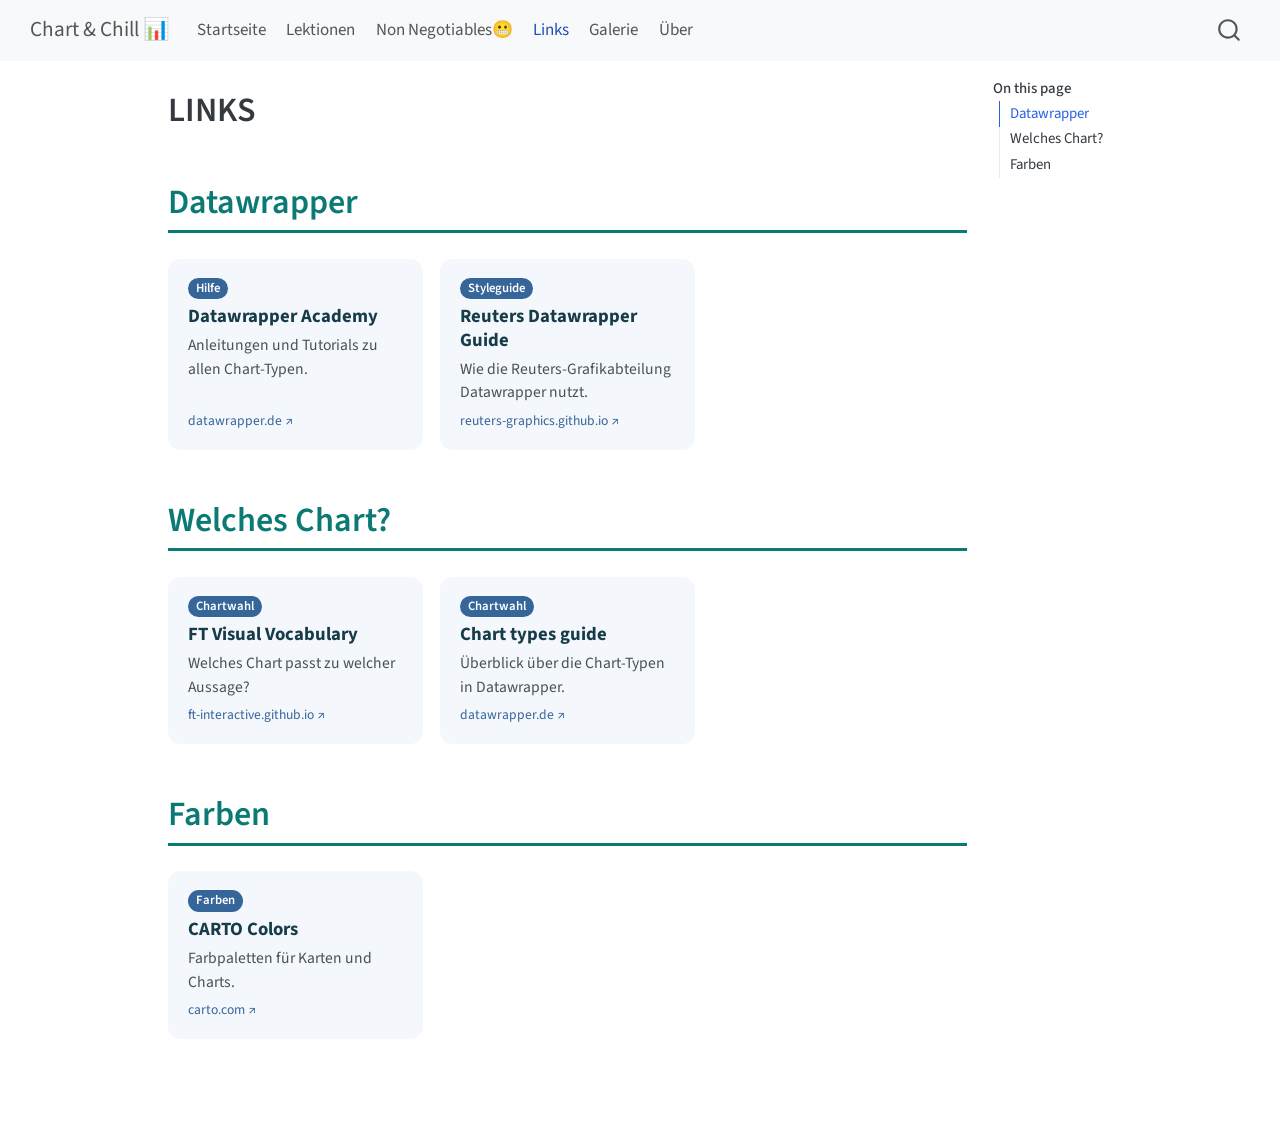
<file: docs/links.html>
<!DOCTYPE html>
<html xmlns="http://www.w3.org/1999/xhtml" lang="en" xml:lang="en"><head>

<meta charset="utf-8">
<meta name="generator" content="quarto-1.8.26">

<meta name="viewport" content="width=device-width, initial-scale=1.0, user-scalable=yes">


<title>LINKS – Chart &amp; Chill 📊</title>
<style>
code{white-space: pre-wrap;}
span.smallcaps{font-variant: small-caps;}
div.columns{display: flex; gap: min(4vw, 1.5em);}
div.column{flex: auto; overflow-x: auto;}
div.hanging-indent{margin-left: 1.5em; text-indent: -1.5em;}
ul.task-list{list-style: none;}
ul.task-list li input[type="checkbox"] {
  width: 0.8em;
  margin: 0 0.8em 0.2em -1em; /* quarto-specific, see https://github.com/quarto-dev/quarto-cli/issues/4556 */ 
  vertical-align: middle;
}
</style>


<script src="site_libs/quarto-nav/quarto-nav.js"></script>
<script src="site_libs/quarto-nav/headroom.min.js"></script>
<script src="site_libs/clipboard/clipboard.min.js"></script>
<script src="site_libs/quarto-search/autocomplete.umd.js"></script>
<script src="site_libs/quarto-search/fuse.min.js"></script>
<script src="site_libs/quarto-search/quarto-search.js"></script>
<meta name="quarto:offset" content="./">
<script src="site_libs/quarto-html/quarto.js" type="module"></script>
<script src="site_libs/quarto-html/tabsets/tabsets.js" type="module"></script>
<script src="site_libs/quarto-html/axe/axe-check.js" type="module"></script>
<script src="site_libs/quarto-html/popper.min.js"></script>
<script src="site_libs/quarto-html/tippy.umd.min.js"></script>
<script src="site_libs/quarto-html/anchor.min.js"></script>
<link href="site_libs/quarto-html/tippy.css" rel="stylesheet">
<link href="site_libs/quarto-html/quarto-syntax-highlighting-587c61ba64f3a5504c4d52d930310e48.css" rel="stylesheet" id="quarto-text-highlighting-styles">
<script src="site_libs/bootstrap/bootstrap.min.js"></script>
<link href="site_libs/bootstrap/bootstrap-icons.css" rel="stylesheet">
<link href="site_libs/bootstrap/bootstrap-5b4ad623e5705c0698d39aec6f10cf02.min.css" rel="stylesheet" append-hash="true" id="quarto-bootstrap" data-mode="light">
<script id="quarto-search-options" type="application/json">{
  "location": "navbar",
  "copy-button": false,
  "collapse-after": 3,
  "panel-placement": "end",
  "type": "overlay",
  "limit": 50,
  "keyboard-shortcut": [
    "f",
    "/",
    "s"
  ],
  "show-item-context": false,
  "language": {
    "search-no-results-text": "No results",
    "search-matching-documents-text": "matching documents",
    "search-copy-link-title": "Copy link to search",
    "search-hide-matches-text": "Hide additional matches",
    "search-more-match-text": "more match in this document",
    "search-more-matches-text": "more matches in this document",
    "search-clear-button-title": "Clear",
    "search-text-placeholder": "",
    "search-detached-cancel-button-title": "Cancel",
    "search-submit-button-title": "Submit",
    "search-label": "Search"
  }
}</script>


<link rel="stylesheet" href="styles.css">
</head>

<body class="nav-fixed quarto-light">

<div id="quarto-search-results"></div>
  <header id="quarto-header" class="headroom fixed-top">
    <nav class="navbar navbar-expand-lg " data-bs-theme="dark">
      <div class="navbar-container container-fluid">
      <div class="navbar-brand-container mx-auto">
    <a class="navbar-brand" href="./index.html">
    <span class="navbar-title">Chart &amp; Chill 📊</span>
    </a>
  </div>
            <div id="quarto-search" class="" title="Search"></div>
          <button class="navbar-toggler" type="button" data-bs-toggle="collapse" data-bs-target="#navbarCollapse" aria-controls="navbarCollapse" role="menu" aria-expanded="false" aria-label="Toggle navigation" onclick="if (window.quartoToggleHeadroom) { window.quartoToggleHeadroom(); }">
  <span class="navbar-toggler-icon"></span>
</button>
          <div class="collapse navbar-collapse" id="navbarCollapse">
            <ul class="navbar-nav navbar-nav-scroll me-auto">
  <li class="nav-item">
    <a class="nav-link" href="./index.html"> 
<span class="menu-text">Startseite</span></a>
  </li>  
  <li class="nav-item">
    <a class="nav-link" href="./lektionen.html"> 
<span class="menu-text">Lektionen</span></a>
  </li>  
  <li class="nav-item">
    <a class="nav-link" href="./nonnegotiables.html"> 
<span class="menu-text">Non Negotiables😬</span></a>
  </li>  
  <li class="nav-item">
    <a class="nav-link active" href="./links.html" aria-current="page"> 
<span class="menu-text">Links</span></a>
  </li>  
  <li class="nav-item">
    <a class="nav-link" href="./galerie.html"> 
<span class="menu-text">Galerie</span></a>
  </li>  
  <li class="nav-item">
    <a class="nav-link" href="./ueber.html"> 
<span class="menu-text">Über</span></a>
  </li>  
</ul>
          </div> <!-- /navcollapse -->
            <div class="quarto-navbar-tools">
</div>
      </div> <!-- /container-fluid -->
    </nav>
</header>
<!-- content -->
<div id="quarto-content" class="quarto-container page-columns page-rows-contents page-layout-article page-navbar">
<!-- sidebar -->
<!-- margin-sidebar -->
    <div id="quarto-margin-sidebar" class="sidebar margin-sidebar">
        <nav id="TOC" role="doc-toc" class="toc-active">
    <h2 id="toc-title">On this page</h2>
   
  <ul>
  <li><a href="#datawrapper" id="toc-datawrapper" class="nav-link active" data-scroll-target="#datawrapper">Datawrapper</a></li>
  <li><a href="#welches-chart" id="toc-welches-chart" class="nav-link" data-scroll-target="#welches-chart">Welches Chart?</a></li>
  <li><a href="#farben" id="toc-farben" class="nav-link" data-scroll-target="#farben">Farben</a></li>
  </ul>
</nav>
    </div>
<!-- main -->
<main class="content" id="quarto-document-content">

<header id="title-block-header" class="quarto-title-block default">
<div class="quarto-title">
<h1 class="title">LINKS</h1>
</div>



<div class="quarto-title-meta">

    
  
    
  </div>
  


</header>


<section id="datawrapper" class="level1">
<h1>Datawrapper</h1>
<div class="link-cards">
<p><a href="https://www.datawrapper.de/academy" class="link-card" target="_blank" rel="noopener"><span class="lc-tag">Hilfe</span> <span class="lc-title">Datawrapper Academy</span> <span class="lc-desc">Anleitungen und Tutorials zu allen Chart-Typen.</span> <span class="lc-host">datawrapper.de</span></a></p>
<p><a href="https://reuters-graphics.github.io/newsroom-datawrapper-guide/" class="link-card" target="_blank" rel="noopener"><span class="lc-tag">Styleguide</span> <span class="lc-title">Reuters Datawrapper Guide</span> <span class="lc-desc">Wie die Reuters-Grafikabteilung Datawrapper nutzt.</span> <span class="lc-host">reuters-graphics.github.io</span></a></p>
</div>
</section>
<section id="welches-chart" class="level1">
<h1>Welches Chart?</h1>
<div class="link-cards">
<p><a href="https://ft-interactive.github.io/visual-vocabulary/" class="link-card" target="_blank" rel="noopener"><span class="lc-tag">Chartwahl</span> <span class="lc-title">FT Visual Vocabulary</span> <span class="lc-desc">Welches Chart passt zu welcher Aussage?</span> <span class="lc-host">ft-interactive.github.io</span></a></p>
<p><a href="https://www.datawrapper.de/blog/chart-types-guide" class="link-card" target="_blank" rel="noopener"><span class="lc-tag">Chartwahl</span> <span class="lc-title">Chart types guide</span> <span class="lc-desc">Überblick über die Chart-Typen in Datawrapper.</span> <span class="lc-host">datawrapper.de</span></a></p>
</div>
</section>
<section id="farben" class="level1">
<h1>Farben</h1>
<div class="link-cards">
<p><a href="https://carto.com/carto-colors/" class="link-card" target="_blank" rel="noopener"><span class="lc-tag">Farben</span> <span class="lc-title">CARTO Colors</span> <span class="lc-desc">Farbpaletten für Karten und Charts.</span> <span class="lc-host">carto.com</span></a></p>
</div>


</section>

</main> <!-- /main -->
<script id="quarto-html-after-body" type="application/javascript">
  window.document.addEventListener("DOMContentLoaded", function (event) {
    const icon = "";
    const anchorJS = new window.AnchorJS();
    anchorJS.options = {
      placement: 'right',
      icon: icon
    };
    anchorJS.add('.anchored');
    const isCodeAnnotation = (el) => {
      for (const clz of el.classList) {
        if (clz.startsWith('code-annotation-')) {                     
          return true;
        }
      }
      return false;
    }
    const onCopySuccess = function(e) {
      // button target
      const button = e.trigger;
      // don't keep focus
      button.blur();
      // flash "checked"
      button.classList.add('code-copy-button-checked');
      var currentTitle = button.getAttribute("title");
      button.setAttribute("title", "Copied!");
      let tooltip;
      if (window.bootstrap) {
        button.setAttribute("data-bs-toggle", "tooltip");
        button.setAttribute("data-bs-placement", "left");
        button.setAttribute("data-bs-title", "Copied!");
        tooltip = new bootstrap.Tooltip(button, 
          { trigger: "manual", 
            customClass: "code-copy-button-tooltip",
            offset: [0, -8]});
        tooltip.show();    
      }
      setTimeout(function() {
        if (tooltip) {
          tooltip.hide();
          button.removeAttribute("data-bs-title");
          button.removeAttribute("data-bs-toggle");
          button.removeAttribute("data-bs-placement");
        }
        button.setAttribute("title", currentTitle);
        button.classList.remove('code-copy-button-checked');
      }, 1000);
      // clear code selection
      e.clearSelection();
    }
    const getTextToCopy = function(trigger) {
      const outerScaffold = trigger.parentElement.cloneNode(true);
      const codeEl = outerScaffold.querySelector('code');
      for (const childEl of codeEl.children) {
        if (isCodeAnnotation(childEl)) {
          childEl.remove();
        }
      }
      return codeEl.innerText;
    }
    const clipboard = new window.ClipboardJS('.code-copy-button:not([data-in-quarto-modal])', {
      text: getTextToCopy
    });
    clipboard.on('success', onCopySuccess);
    if (window.document.getElementById('quarto-embedded-source-code-modal')) {
      const clipboardModal = new window.ClipboardJS('.code-copy-button[data-in-quarto-modal]', {
        text: getTextToCopy,
        container: window.document.getElementById('quarto-embedded-source-code-modal')
      });
      clipboardModal.on('success', onCopySuccess);
    }
      var localhostRegex = new RegExp(/^(?:http|https):\/\/localhost\:?[0-9]*\//);
      var mailtoRegex = new RegExp(/^mailto:/);
        var filterRegex = new RegExp('/' + window.location.host + '/');
      var isInternal = (href) => {
          return filterRegex.test(href) || localhostRegex.test(href) || mailtoRegex.test(href);
      }
      // Inspect non-navigation links and adorn them if external
     var links = window.document.querySelectorAll('a[href]:not(.nav-link):not(.navbar-brand):not(.toc-action):not(.sidebar-link):not(.sidebar-item-toggle):not(.pagination-link):not(.no-external):not([aria-hidden]):not(.dropdown-item):not(.quarto-navigation-tool):not(.about-link)');
      for (var i=0; i<links.length; i++) {
        const link = links[i];
        if (!isInternal(link.href)) {
          // undo the damage that might have been done by quarto-nav.js in the case of
          // links that we want to consider external
          if (link.dataset.originalHref !== undefined) {
            link.href = link.dataset.originalHref;
          }
        }
      }
    function tippyHover(el, contentFn, onTriggerFn, onUntriggerFn) {
      const config = {
        allowHTML: true,
        maxWidth: 500,
        delay: 100,
        arrow: false,
        appendTo: function(el) {
            return el.parentElement;
        },
        interactive: true,
        interactiveBorder: 10,
        theme: 'quarto',
        placement: 'bottom-start',
      };
      if (contentFn) {
        config.content = contentFn;
      }
      if (onTriggerFn) {
        config.onTrigger = onTriggerFn;
      }
      if (onUntriggerFn) {
        config.onUntrigger = onUntriggerFn;
      }
      window.tippy(el, config); 
    }
    const noterefs = window.document.querySelectorAll('a[role="doc-noteref"]');
    for (var i=0; i<noterefs.length; i++) {
      const ref = noterefs[i];
      tippyHover(ref, function() {
        // use id or data attribute instead here
        let href = ref.getAttribute('data-footnote-href') || ref.getAttribute('href');
        try { href = new URL(href).hash; } catch {}
        const id = href.replace(/^#\/?/, "");
        const note = window.document.getElementById(id);
        if (note) {
          return note.innerHTML;
        } else {
          return "";
        }
      });
    }
    const xrefs = window.document.querySelectorAll('a.quarto-xref');
    const processXRef = (id, note) => {
      // Strip column container classes
      const stripColumnClz = (el) => {
        el.classList.remove("page-full", "page-columns");
        if (el.children) {
          for (const child of el.children) {
            stripColumnClz(child);
          }
        }
      }
      stripColumnClz(note)
      if (id === null || id.startsWith('sec-')) {
        // Special case sections, only their first couple elements
        const container = document.createElement("div");
        if (note.children && note.children.length > 2) {
          container.appendChild(note.children[0].cloneNode(true));
          for (let i = 1; i < note.children.length; i++) {
            const child = note.children[i];
            if (child.tagName === "P" && child.innerText === "") {
              continue;
            } else {
              container.appendChild(child.cloneNode(true));
              break;
            }
          }
          if (window.Quarto?.typesetMath) {
            window.Quarto.typesetMath(container);
          }
          return container.innerHTML
        } else {
          if (window.Quarto?.typesetMath) {
            window.Quarto.typesetMath(note);
          }
          return note.innerHTML;
        }
      } else {
        // Remove any anchor links if they are present
        const anchorLink = note.querySelector('a.anchorjs-link');
        if (anchorLink) {
          anchorLink.remove();
        }
        if (window.Quarto?.typesetMath) {
          window.Quarto.typesetMath(note);
        }
        if (note.classList.contains("callout")) {
          return note.outerHTML;
        } else {
          return note.innerHTML;
        }
      }
    }
    for (var i=0; i<xrefs.length; i++) {
      const xref = xrefs[i];
      tippyHover(xref, undefined, function(instance) {
        instance.disable();
        let url = xref.getAttribute('href');
        let hash = undefined; 
        if (url.startsWith('#')) {
          hash = url;
        } else {
          try { hash = new URL(url).hash; } catch {}
        }
        if (hash) {
          const id = hash.replace(/^#\/?/, "");
          const note = window.document.getElementById(id);
          if (note !== null) {
            try {
              const html = processXRef(id, note.cloneNode(true));
              instance.setContent(html);
            } finally {
              instance.enable();
              instance.show();
            }
          } else {
            // See if we can fetch this
            fetch(url.split('#')[0])
            .then(res => res.text())
            .then(html => {
              const parser = new DOMParser();
              const htmlDoc = parser.parseFromString(html, "text/html");
              const note = htmlDoc.getElementById(id);
              if (note !== null) {
                const html = processXRef(id, note);
                instance.setContent(html);
              } 
            }).finally(() => {
              instance.enable();
              instance.show();
            });
          }
        } else {
          // See if we can fetch a full url (with no hash to target)
          // This is a special case and we should probably do some content thinning / targeting
          fetch(url)
          .then(res => res.text())
          .then(html => {
            const parser = new DOMParser();
            const htmlDoc = parser.parseFromString(html, "text/html");
            const note = htmlDoc.querySelector('main.content');
            if (note !== null) {
              // This should only happen for chapter cross references
              // (since there is no id in the URL)
              // remove the first header
              if (note.children.length > 0 && note.children[0].tagName === "HEADER") {
                note.children[0].remove();
              }
              const html = processXRef(null, note);
              instance.setContent(html);
            } 
          }).finally(() => {
            instance.enable();
            instance.show();
          });
        }
      }, function(instance) {
      });
    }
        let selectedAnnoteEl;
        const selectorForAnnotation = ( cell, annotation) => {
          let cellAttr = 'data-code-cell="' + cell + '"';
          let lineAttr = 'data-code-annotation="' +  annotation + '"';
          const selector = 'span[' + cellAttr + '][' + lineAttr + ']';
          return selector;
        }
        const selectCodeLines = (annoteEl) => {
          const doc = window.document;
          const targetCell = annoteEl.getAttribute("data-target-cell");
          const targetAnnotation = annoteEl.getAttribute("data-target-annotation");
          const annoteSpan = window.document.querySelector(selectorForAnnotation(targetCell, targetAnnotation));
          const lines = annoteSpan.getAttribute("data-code-lines").split(",");
          const lineIds = lines.map((line) => {
            return targetCell + "-" + line;
          })
          let top = null;
          let height = null;
          let parent = null;
          if (lineIds.length > 0) {
              //compute the position of the single el (top and bottom and make a div)
              const el = window.document.getElementById(lineIds[0]);
              top = el.offsetTop;
              height = el.offsetHeight;
              parent = el.parentElement.parentElement;
            if (lineIds.length > 1) {
              const lastEl = window.document.getElementById(lineIds[lineIds.length - 1]);
              const bottom = lastEl.offsetTop + lastEl.offsetHeight;
              height = bottom - top;
            }
            if (top !== null && height !== null && parent !== null) {
              // cook up a div (if necessary) and position it 
              let div = window.document.getElementById("code-annotation-line-highlight");
              if (div === null) {
                div = window.document.createElement("div");
                div.setAttribute("id", "code-annotation-line-highlight");
                div.style.position = 'absolute';
                parent.appendChild(div);
              }
              div.style.top = top - 2 + "px";
              div.style.height = height + 4 + "px";
              div.style.left = 0;
              let gutterDiv = window.document.getElementById("code-annotation-line-highlight-gutter");
              if (gutterDiv === null) {
                gutterDiv = window.document.createElement("div");
                gutterDiv.setAttribute("id", "code-annotation-line-highlight-gutter");
                gutterDiv.style.position = 'absolute';
                const codeCell = window.document.getElementById(targetCell);
                const gutter = codeCell.querySelector('.code-annotation-gutter');
                gutter.appendChild(gutterDiv);
              }
              gutterDiv.style.top = top - 2 + "px";
              gutterDiv.style.height = height + 4 + "px";
            }
            selectedAnnoteEl = annoteEl;
          }
        };
        const unselectCodeLines = () => {
          const elementsIds = ["code-annotation-line-highlight", "code-annotation-line-highlight-gutter"];
          elementsIds.forEach((elId) => {
            const div = window.document.getElementById(elId);
            if (div) {
              div.remove();
            }
          });
          selectedAnnoteEl = undefined;
        };
          // Handle positioning of the toggle
      window.addEventListener(
        "resize",
        throttle(() => {
          elRect = undefined;
          if (selectedAnnoteEl) {
            selectCodeLines(selectedAnnoteEl);
          }
        }, 10)
      );
      function throttle(fn, ms) {
      let throttle = false;
      let timer;
        return (...args) => {
          if(!throttle) { // first call gets through
              fn.apply(this, args);
              throttle = true;
          } else { // all the others get throttled
              if(timer) clearTimeout(timer); // cancel #2
              timer = setTimeout(() => {
                fn.apply(this, args);
                timer = throttle = false;
              }, ms);
          }
        };
      }
        // Attach click handler to the DT
        const annoteDls = window.document.querySelectorAll('dt[data-target-cell]');
        for (const annoteDlNode of annoteDls) {
          annoteDlNode.addEventListener('click', (event) => {
            const clickedEl = event.target;
            if (clickedEl !== selectedAnnoteEl) {
              unselectCodeLines();
              const activeEl = window.document.querySelector('dt[data-target-cell].code-annotation-active');
              if (activeEl) {
                activeEl.classList.remove('code-annotation-active');
              }
              selectCodeLines(clickedEl);
              clickedEl.classList.add('code-annotation-active');
            } else {
              // Unselect the line
              unselectCodeLines();
              clickedEl.classList.remove('code-annotation-active');
            }
          });
        }
    const findCites = (el) => {
      const parentEl = el.parentElement;
      if (parentEl) {
        const cites = parentEl.dataset.cites;
        if (cites) {
          return {
            el,
            cites: cites.split(' ')
          };
        } else {
          return findCites(el.parentElement)
        }
      } else {
        return undefined;
      }
    };
    var bibliorefs = window.document.querySelectorAll('a[role="doc-biblioref"]');
    for (var i=0; i<bibliorefs.length; i++) {
      const ref = bibliorefs[i];
      const citeInfo = findCites(ref);
      if (citeInfo) {
        tippyHover(citeInfo.el, function() {
          var popup = window.document.createElement('div');
          citeInfo.cites.forEach(function(cite) {
            var citeDiv = window.document.createElement('div');
            citeDiv.classList.add('hanging-indent');
            citeDiv.classList.add('csl-entry');
            var biblioDiv = window.document.getElementById('ref-' + cite);
            if (biblioDiv) {
              citeDiv.innerHTML = biblioDiv.innerHTML;
            }
            popup.appendChild(citeDiv);
          });
          return popup.innerHTML;
        });
      }
    }
  });
  </script>
</div> <!-- /content -->




</body></html>
</file>
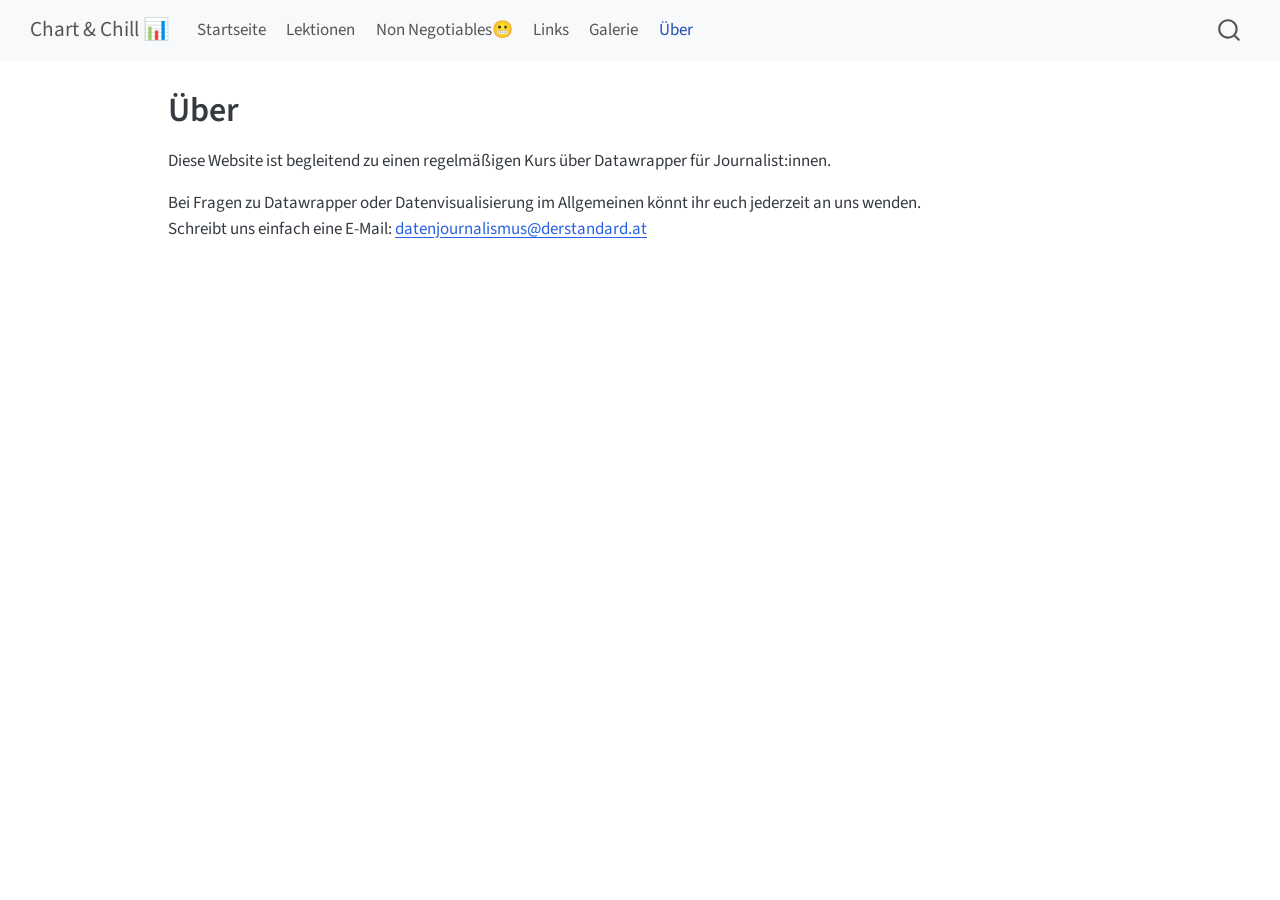
<file: docs/ueber.html>
<!DOCTYPE html>
<html xmlns="http://www.w3.org/1999/xhtml" lang="en" xml:lang="en"><head>

<meta charset="utf-8">
<meta name="generator" content="quarto-1.8.26">

<meta name="viewport" content="width=device-width, initial-scale=1.0, user-scalable=yes">


<title>Über – Chart &amp; Chill 📊</title>
<style>
code{white-space: pre-wrap;}
span.smallcaps{font-variant: small-caps;}
div.columns{display: flex; gap: min(4vw, 1.5em);}
div.column{flex: auto; overflow-x: auto;}
div.hanging-indent{margin-left: 1.5em; text-indent: -1.5em;}
ul.task-list{list-style: none;}
ul.task-list li input[type="checkbox"] {
  width: 0.8em;
  margin: 0 0.8em 0.2em -1em; /* quarto-specific, see https://github.com/quarto-dev/quarto-cli/issues/4556 */ 
  vertical-align: middle;
}
</style>


<script src="site_libs/quarto-nav/quarto-nav.js"></script>
<script src="site_libs/quarto-nav/headroom.min.js"></script>
<script src="site_libs/clipboard/clipboard.min.js"></script>
<script src="site_libs/quarto-search/autocomplete.umd.js"></script>
<script src="site_libs/quarto-search/fuse.min.js"></script>
<script src="site_libs/quarto-search/quarto-search.js"></script>
<meta name="quarto:offset" content="./">
<script src="site_libs/quarto-html/quarto.js" type="module"></script>
<script src="site_libs/quarto-html/tabsets/tabsets.js" type="module"></script>
<script src="site_libs/quarto-html/axe/axe-check.js" type="module"></script>
<script src="site_libs/quarto-html/popper.min.js"></script>
<script src="site_libs/quarto-html/tippy.umd.min.js"></script>
<script src="site_libs/quarto-html/anchor.min.js"></script>
<link href="site_libs/quarto-html/tippy.css" rel="stylesheet">
<link href="site_libs/quarto-html/quarto-syntax-highlighting-587c61ba64f3a5504c4d52d930310e48.css" rel="stylesheet" id="quarto-text-highlighting-styles">
<script src="site_libs/bootstrap/bootstrap.min.js"></script>
<link href="site_libs/bootstrap/bootstrap-icons.css" rel="stylesheet">
<link href="site_libs/bootstrap/bootstrap-5b4ad623e5705c0698d39aec6f10cf02.min.css" rel="stylesheet" append-hash="true" id="quarto-bootstrap" data-mode="light">
<script id="quarto-search-options" type="application/json">{
  "location": "navbar",
  "copy-button": false,
  "collapse-after": 3,
  "panel-placement": "end",
  "type": "overlay",
  "limit": 50,
  "keyboard-shortcut": [
    "f",
    "/",
    "s"
  ],
  "show-item-context": false,
  "language": {
    "search-no-results-text": "No results",
    "search-matching-documents-text": "matching documents",
    "search-copy-link-title": "Copy link to search",
    "search-hide-matches-text": "Hide additional matches",
    "search-more-match-text": "more match in this document",
    "search-more-matches-text": "more matches in this document",
    "search-clear-button-title": "Clear",
    "search-text-placeholder": "",
    "search-detached-cancel-button-title": "Cancel",
    "search-submit-button-title": "Submit",
    "search-label": "Search"
  }
}</script>


<link rel="stylesheet" href="styles.css">
</head>

<body class="nav-fixed quarto-light">

<div id="quarto-search-results"></div>
  <header id="quarto-header" class="headroom fixed-top">
    <nav class="navbar navbar-expand-lg " data-bs-theme="dark">
      <div class="navbar-container container-fluid">
      <div class="navbar-brand-container mx-auto">
    <a class="navbar-brand" href="./index.html">
    <span class="navbar-title">Chart &amp; Chill 📊</span>
    </a>
  </div>
            <div id="quarto-search" class="" title="Search"></div>
          <button class="navbar-toggler" type="button" data-bs-toggle="collapse" data-bs-target="#navbarCollapse" aria-controls="navbarCollapse" role="menu" aria-expanded="false" aria-label="Toggle navigation" onclick="if (window.quartoToggleHeadroom) { window.quartoToggleHeadroom(); }">
  <span class="navbar-toggler-icon"></span>
</button>
          <div class="collapse navbar-collapse" id="navbarCollapse">
            <ul class="navbar-nav navbar-nav-scroll me-auto">
  <li class="nav-item">
    <a class="nav-link" href="./index.html"> 
<span class="menu-text">Startseite</span></a>
  </li>  
  <li class="nav-item">
    <a class="nav-link" href="./lektionen.html"> 
<span class="menu-text">Lektionen</span></a>
  </li>  
  <li class="nav-item">
    <a class="nav-link" href="./nonnegotiables.html"> 
<span class="menu-text">Non Negotiables😬</span></a>
  </li>  
  <li class="nav-item">
    <a class="nav-link" href="./links.html"> 
<span class="menu-text">Links</span></a>
  </li>  
  <li class="nav-item">
    <a class="nav-link" href="./galerie.html"> 
<span class="menu-text">Galerie</span></a>
  </li>  
  <li class="nav-item">
    <a class="nav-link active" href="./ueber.html" aria-current="page"> 
<span class="menu-text">Über</span></a>
  </li>  
</ul>
          </div> <!-- /navcollapse -->
            <div class="quarto-navbar-tools">
</div>
      </div> <!-- /container-fluid -->
    </nav>
</header>
<!-- content -->
<div id="quarto-content" class="quarto-container page-columns page-rows-contents page-layout-article page-navbar">
<!-- sidebar -->
<!-- margin-sidebar -->
    <div id="quarto-margin-sidebar" class="sidebar margin-sidebar zindex-bottom">
        
    </div>
<!-- main -->
<main class="content" id="quarto-document-content">

<header id="title-block-header" class="quarto-title-block default">
<div class="quarto-title">
<h1 class="title">Über</h1>
</div>



<div class="quarto-title-meta">

    
  
    
  </div>
  


</header>


<p>Diese Website ist begleitend zu einen regelmäßigen Kurs über Datawrapper für Journalist:innen.</p>
<p>Bei Fragen zu Datawrapper oder Datenvisualisierung im Allgemeinen könnt ihr euch jederzeit an uns wenden. Schreibt uns einfach eine E-Mail: <a href="mailto:datenjournalismus@derstandard.at">datenjournalismus@derstandard.at</a></p>



</main> <!-- /main -->
<script id="quarto-html-after-body" type="application/javascript">
  window.document.addEventListener("DOMContentLoaded", function (event) {
    const icon = "";
    const anchorJS = new window.AnchorJS();
    anchorJS.options = {
      placement: 'right',
      icon: icon
    };
    anchorJS.add('.anchored');
    const isCodeAnnotation = (el) => {
      for (const clz of el.classList) {
        if (clz.startsWith('code-annotation-')) {                     
          return true;
        }
      }
      return false;
    }
    const onCopySuccess = function(e) {
      // button target
      const button = e.trigger;
      // don't keep focus
      button.blur();
      // flash "checked"
      button.classList.add('code-copy-button-checked');
      var currentTitle = button.getAttribute("title");
      button.setAttribute("title", "Copied!");
      let tooltip;
      if (window.bootstrap) {
        button.setAttribute("data-bs-toggle", "tooltip");
        button.setAttribute("data-bs-placement", "left");
        button.setAttribute("data-bs-title", "Copied!");
        tooltip = new bootstrap.Tooltip(button, 
          { trigger: "manual", 
            customClass: "code-copy-button-tooltip",
            offset: [0, -8]});
        tooltip.show();    
      }
      setTimeout(function() {
        if (tooltip) {
          tooltip.hide();
          button.removeAttribute("data-bs-title");
          button.removeAttribute("data-bs-toggle");
          button.removeAttribute("data-bs-placement");
        }
        button.setAttribute("title", currentTitle);
        button.classList.remove('code-copy-button-checked');
      }, 1000);
      // clear code selection
      e.clearSelection();
    }
    const getTextToCopy = function(trigger) {
      const outerScaffold = trigger.parentElement.cloneNode(true);
      const codeEl = outerScaffold.querySelector('code');
      for (const childEl of codeEl.children) {
        if (isCodeAnnotation(childEl)) {
          childEl.remove();
        }
      }
      return codeEl.innerText;
    }
    const clipboard = new window.ClipboardJS('.code-copy-button:not([data-in-quarto-modal])', {
      text: getTextToCopy
    });
    clipboard.on('success', onCopySuccess);
    if (window.document.getElementById('quarto-embedded-source-code-modal')) {
      const clipboardModal = new window.ClipboardJS('.code-copy-button[data-in-quarto-modal]', {
        text: getTextToCopy,
        container: window.document.getElementById('quarto-embedded-source-code-modal')
      });
      clipboardModal.on('success', onCopySuccess);
    }
      var localhostRegex = new RegExp(/^(?:http|https):\/\/localhost\:?[0-9]*\//);
      var mailtoRegex = new RegExp(/^mailto:/);
        var filterRegex = new RegExp('/' + window.location.host + '/');
      var isInternal = (href) => {
          return filterRegex.test(href) || localhostRegex.test(href) || mailtoRegex.test(href);
      }
      // Inspect non-navigation links and adorn them if external
     var links = window.document.querySelectorAll('a[href]:not(.nav-link):not(.navbar-brand):not(.toc-action):not(.sidebar-link):not(.sidebar-item-toggle):not(.pagination-link):not(.no-external):not([aria-hidden]):not(.dropdown-item):not(.quarto-navigation-tool):not(.about-link)');
      for (var i=0; i<links.length; i++) {
        const link = links[i];
        if (!isInternal(link.href)) {
          // undo the damage that might have been done by quarto-nav.js in the case of
          // links that we want to consider external
          if (link.dataset.originalHref !== undefined) {
            link.href = link.dataset.originalHref;
          }
        }
      }
    function tippyHover(el, contentFn, onTriggerFn, onUntriggerFn) {
      const config = {
        allowHTML: true,
        maxWidth: 500,
        delay: 100,
        arrow: false,
        appendTo: function(el) {
            return el.parentElement;
        },
        interactive: true,
        interactiveBorder: 10,
        theme: 'quarto',
        placement: 'bottom-start',
      };
      if (contentFn) {
        config.content = contentFn;
      }
      if (onTriggerFn) {
        config.onTrigger = onTriggerFn;
      }
      if (onUntriggerFn) {
        config.onUntrigger = onUntriggerFn;
      }
      window.tippy(el, config); 
    }
    const noterefs = window.document.querySelectorAll('a[role="doc-noteref"]');
    for (var i=0; i<noterefs.length; i++) {
      const ref = noterefs[i];
      tippyHover(ref, function() {
        // use id or data attribute instead here
        let href = ref.getAttribute('data-footnote-href') || ref.getAttribute('href');
        try { href = new URL(href).hash; } catch {}
        const id = href.replace(/^#\/?/, "");
        const note = window.document.getElementById(id);
        if (note) {
          return note.innerHTML;
        } else {
          return "";
        }
      });
    }
    const xrefs = window.document.querySelectorAll('a.quarto-xref');
    const processXRef = (id, note) => {
      // Strip column container classes
      const stripColumnClz = (el) => {
        el.classList.remove("page-full", "page-columns");
        if (el.children) {
          for (const child of el.children) {
            stripColumnClz(child);
          }
        }
      }
      stripColumnClz(note)
      if (id === null || id.startsWith('sec-')) {
        // Special case sections, only their first couple elements
        const container = document.createElement("div");
        if (note.children && note.children.length > 2) {
          container.appendChild(note.children[0].cloneNode(true));
          for (let i = 1; i < note.children.length; i++) {
            const child = note.children[i];
            if (child.tagName === "P" && child.innerText === "") {
              continue;
            } else {
              container.appendChild(child.cloneNode(true));
              break;
            }
          }
          if (window.Quarto?.typesetMath) {
            window.Quarto.typesetMath(container);
          }
          return container.innerHTML
        } else {
          if (window.Quarto?.typesetMath) {
            window.Quarto.typesetMath(note);
          }
          return note.innerHTML;
        }
      } else {
        // Remove any anchor links if they are present
        const anchorLink = note.querySelector('a.anchorjs-link');
        if (anchorLink) {
          anchorLink.remove();
        }
        if (window.Quarto?.typesetMath) {
          window.Quarto.typesetMath(note);
        }
        if (note.classList.contains("callout")) {
          return note.outerHTML;
        } else {
          return note.innerHTML;
        }
      }
    }
    for (var i=0; i<xrefs.length; i++) {
      const xref = xrefs[i];
      tippyHover(xref, undefined, function(instance) {
        instance.disable();
        let url = xref.getAttribute('href');
        let hash = undefined; 
        if (url.startsWith('#')) {
          hash = url;
        } else {
          try { hash = new URL(url).hash; } catch {}
        }
        if (hash) {
          const id = hash.replace(/^#\/?/, "");
          const note = window.document.getElementById(id);
          if (note !== null) {
            try {
              const html = processXRef(id, note.cloneNode(true));
              instance.setContent(html);
            } finally {
              instance.enable();
              instance.show();
            }
          } else {
            // See if we can fetch this
            fetch(url.split('#')[0])
            .then(res => res.text())
            .then(html => {
              const parser = new DOMParser();
              const htmlDoc = parser.parseFromString(html, "text/html");
              const note = htmlDoc.getElementById(id);
              if (note !== null) {
                const html = processXRef(id, note);
                instance.setContent(html);
              } 
            }).finally(() => {
              instance.enable();
              instance.show();
            });
          }
        } else {
          // See if we can fetch a full url (with no hash to target)
          // This is a special case and we should probably do some content thinning / targeting
          fetch(url)
          .then(res => res.text())
          .then(html => {
            const parser = new DOMParser();
            const htmlDoc = parser.parseFromString(html, "text/html");
            const note = htmlDoc.querySelector('main.content');
            if (note !== null) {
              // This should only happen for chapter cross references
              // (since there is no id in the URL)
              // remove the first header
              if (note.children.length > 0 && note.children[0].tagName === "HEADER") {
                note.children[0].remove();
              }
              const html = processXRef(null, note);
              instance.setContent(html);
            } 
          }).finally(() => {
            instance.enable();
            instance.show();
          });
        }
      }, function(instance) {
      });
    }
        let selectedAnnoteEl;
        const selectorForAnnotation = ( cell, annotation) => {
          let cellAttr = 'data-code-cell="' + cell + '"';
          let lineAttr = 'data-code-annotation="' +  annotation + '"';
          const selector = 'span[' + cellAttr + '][' + lineAttr + ']';
          return selector;
        }
        const selectCodeLines = (annoteEl) => {
          const doc = window.document;
          const targetCell = annoteEl.getAttribute("data-target-cell");
          const targetAnnotation = annoteEl.getAttribute("data-target-annotation");
          const annoteSpan = window.document.querySelector(selectorForAnnotation(targetCell, targetAnnotation));
          const lines = annoteSpan.getAttribute("data-code-lines").split(",");
          const lineIds = lines.map((line) => {
            return targetCell + "-" + line;
          })
          let top = null;
          let height = null;
          let parent = null;
          if (lineIds.length > 0) {
              //compute the position of the single el (top and bottom and make a div)
              const el = window.document.getElementById(lineIds[0]);
              top = el.offsetTop;
              height = el.offsetHeight;
              parent = el.parentElement.parentElement;
            if (lineIds.length > 1) {
              const lastEl = window.document.getElementById(lineIds[lineIds.length - 1]);
              const bottom = lastEl.offsetTop + lastEl.offsetHeight;
              height = bottom - top;
            }
            if (top !== null && height !== null && parent !== null) {
              // cook up a div (if necessary) and position it 
              let div = window.document.getElementById("code-annotation-line-highlight");
              if (div === null) {
                div = window.document.createElement("div");
                div.setAttribute("id", "code-annotation-line-highlight");
                div.style.position = 'absolute';
                parent.appendChild(div);
              }
              div.style.top = top - 2 + "px";
              div.style.height = height + 4 + "px";
              div.style.left = 0;
              let gutterDiv = window.document.getElementById("code-annotation-line-highlight-gutter");
              if (gutterDiv === null) {
                gutterDiv = window.document.createElement("div");
                gutterDiv.setAttribute("id", "code-annotation-line-highlight-gutter");
                gutterDiv.style.position = 'absolute';
                const codeCell = window.document.getElementById(targetCell);
                const gutter = codeCell.querySelector('.code-annotation-gutter');
                gutter.appendChild(gutterDiv);
              }
              gutterDiv.style.top = top - 2 + "px";
              gutterDiv.style.height = height + 4 + "px";
            }
            selectedAnnoteEl = annoteEl;
          }
        };
        const unselectCodeLines = () => {
          const elementsIds = ["code-annotation-line-highlight", "code-annotation-line-highlight-gutter"];
          elementsIds.forEach((elId) => {
            const div = window.document.getElementById(elId);
            if (div) {
              div.remove();
            }
          });
          selectedAnnoteEl = undefined;
        };
          // Handle positioning of the toggle
      window.addEventListener(
        "resize",
        throttle(() => {
          elRect = undefined;
          if (selectedAnnoteEl) {
            selectCodeLines(selectedAnnoteEl);
          }
        }, 10)
      );
      function throttle(fn, ms) {
      let throttle = false;
      let timer;
        return (...args) => {
          if(!throttle) { // first call gets through
              fn.apply(this, args);
              throttle = true;
          } else { // all the others get throttled
              if(timer) clearTimeout(timer); // cancel #2
              timer = setTimeout(() => {
                fn.apply(this, args);
                timer = throttle = false;
              }, ms);
          }
        };
      }
        // Attach click handler to the DT
        const annoteDls = window.document.querySelectorAll('dt[data-target-cell]');
        for (const annoteDlNode of annoteDls) {
          annoteDlNode.addEventListener('click', (event) => {
            const clickedEl = event.target;
            if (clickedEl !== selectedAnnoteEl) {
              unselectCodeLines();
              const activeEl = window.document.querySelector('dt[data-target-cell].code-annotation-active');
              if (activeEl) {
                activeEl.classList.remove('code-annotation-active');
              }
              selectCodeLines(clickedEl);
              clickedEl.classList.add('code-annotation-active');
            } else {
              // Unselect the line
              unselectCodeLines();
              clickedEl.classList.remove('code-annotation-active');
            }
          });
        }
    const findCites = (el) => {
      const parentEl = el.parentElement;
      if (parentEl) {
        const cites = parentEl.dataset.cites;
        if (cites) {
          return {
            el,
            cites: cites.split(' ')
          };
        } else {
          return findCites(el.parentElement)
        }
      } else {
        return undefined;
      }
    };
    var bibliorefs = window.document.querySelectorAll('a[role="doc-biblioref"]');
    for (var i=0; i<bibliorefs.length; i++) {
      const ref = bibliorefs[i];
      const citeInfo = findCites(ref);
      if (citeInfo) {
        tippyHover(citeInfo.el, function() {
          var popup = window.document.createElement('div');
          citeInfo.cites.forEach(function(cite) {
            var citeDiv = window.document.createElement('div');
            citeDiv.classList.add('hanging-indent');
            citeDiv.classList.add('csl-entry');
            var biblioDiv = window.document.getElementById('ref-' + cite);
            if (biblioDiv) {
              citeDiv.innerHTML = biblioDiv.innerHTML;
            }
            popup.appendChild(citeDiv);
          });
          return popup.innerHTML;
        });
      }
    }
  });
  </script>
</div> <!-- /content -->




</body></html>
</file>
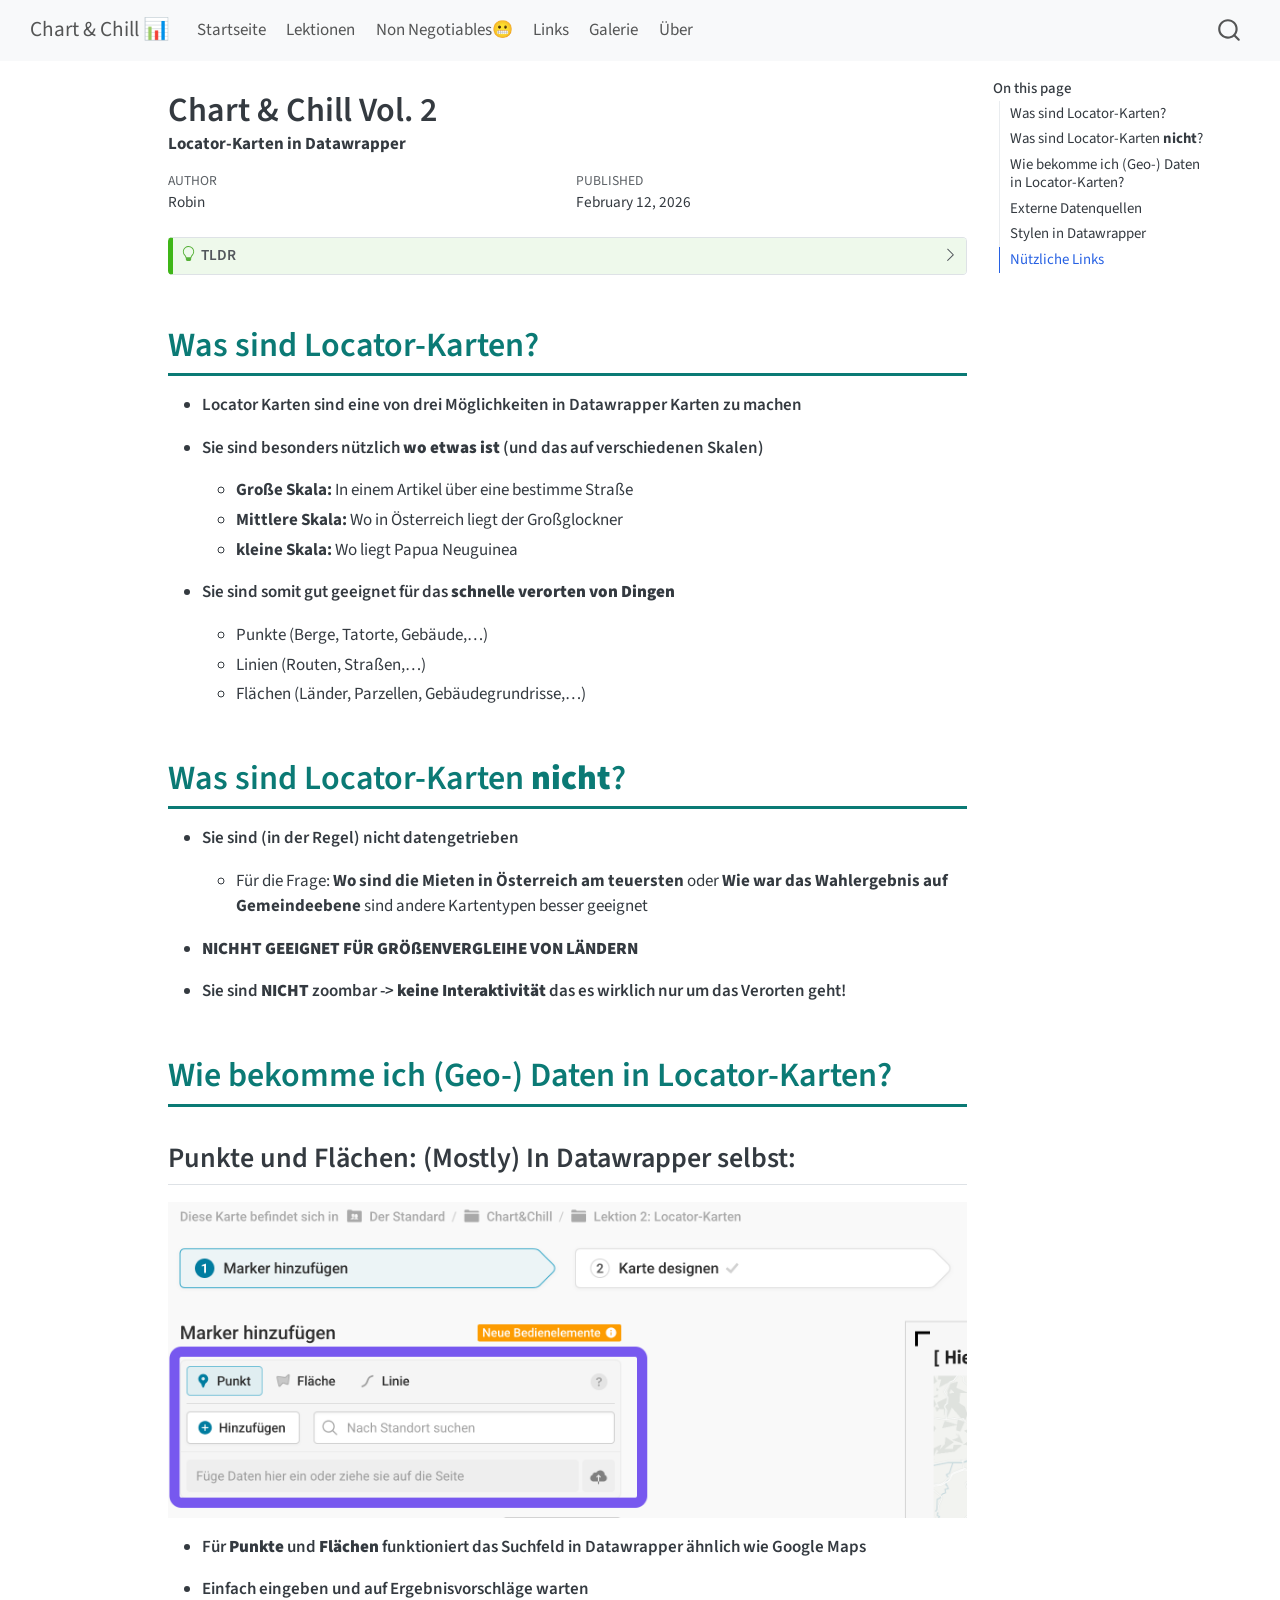
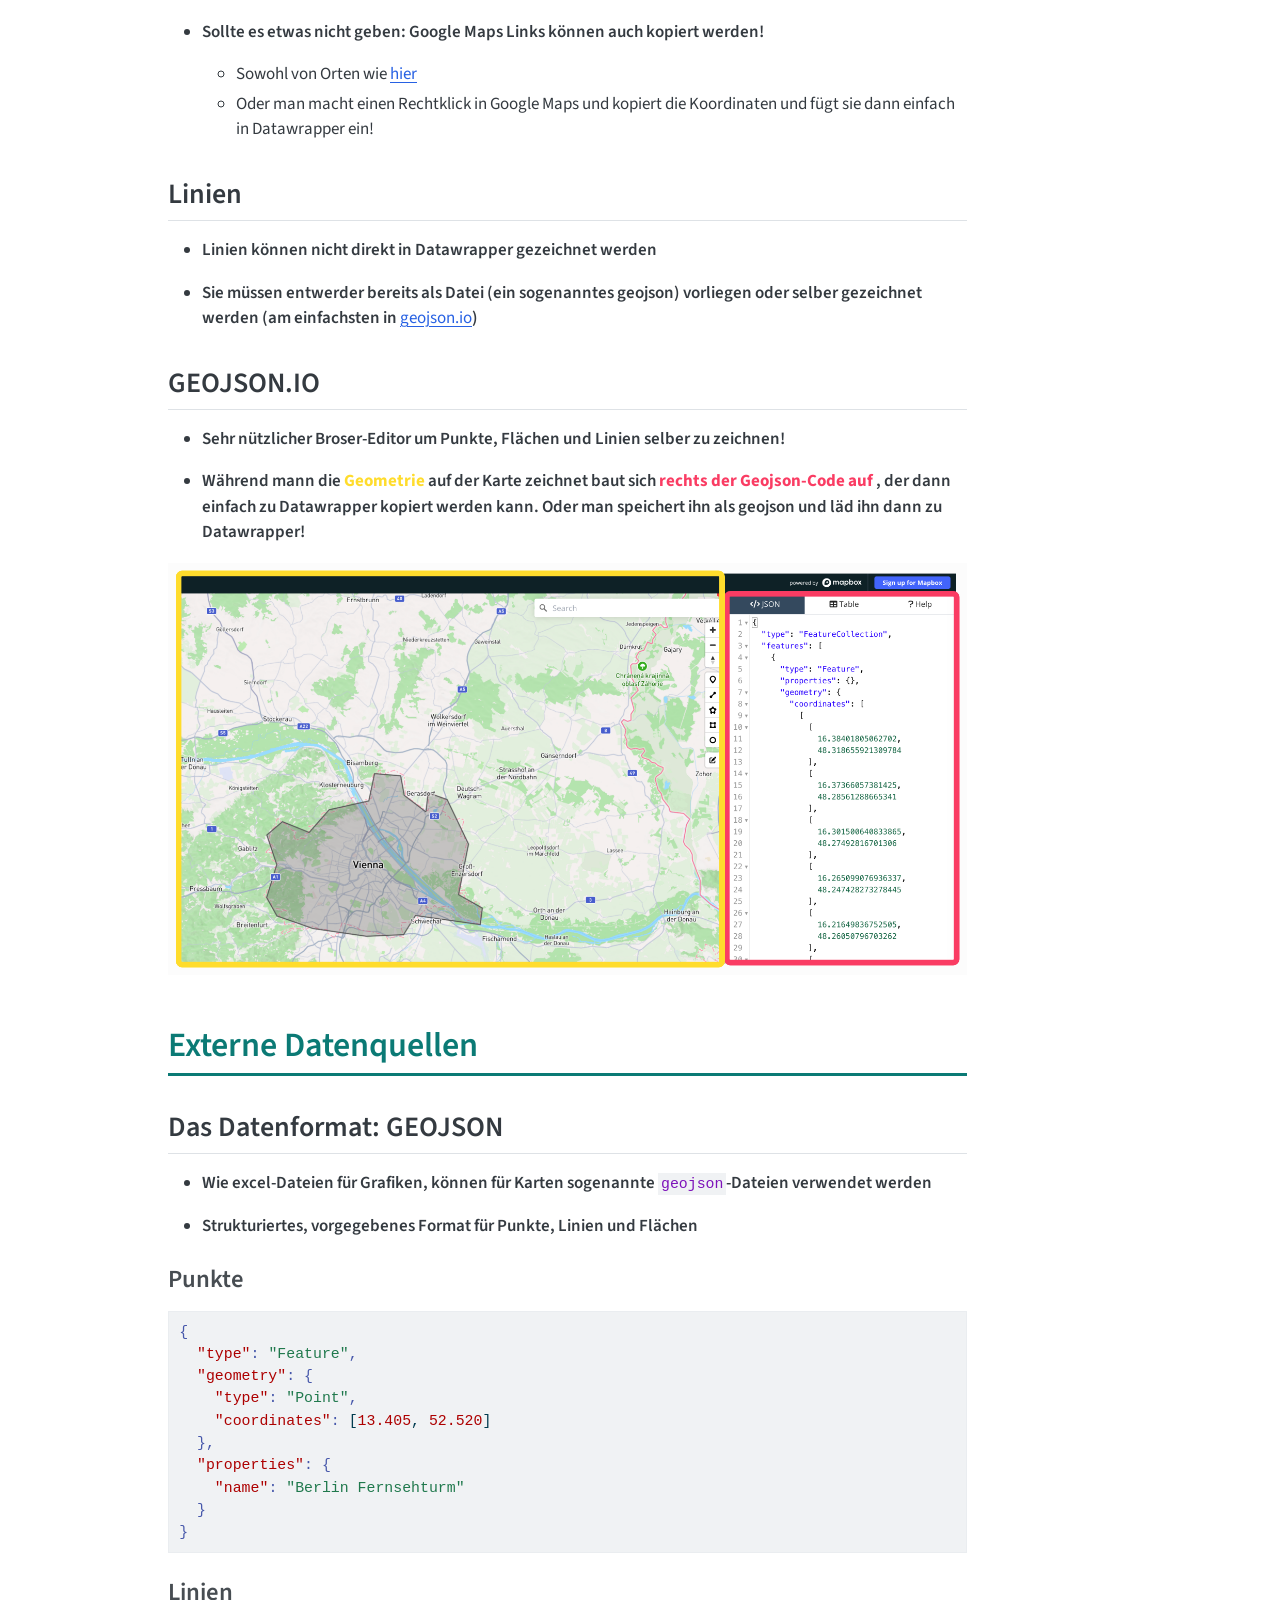
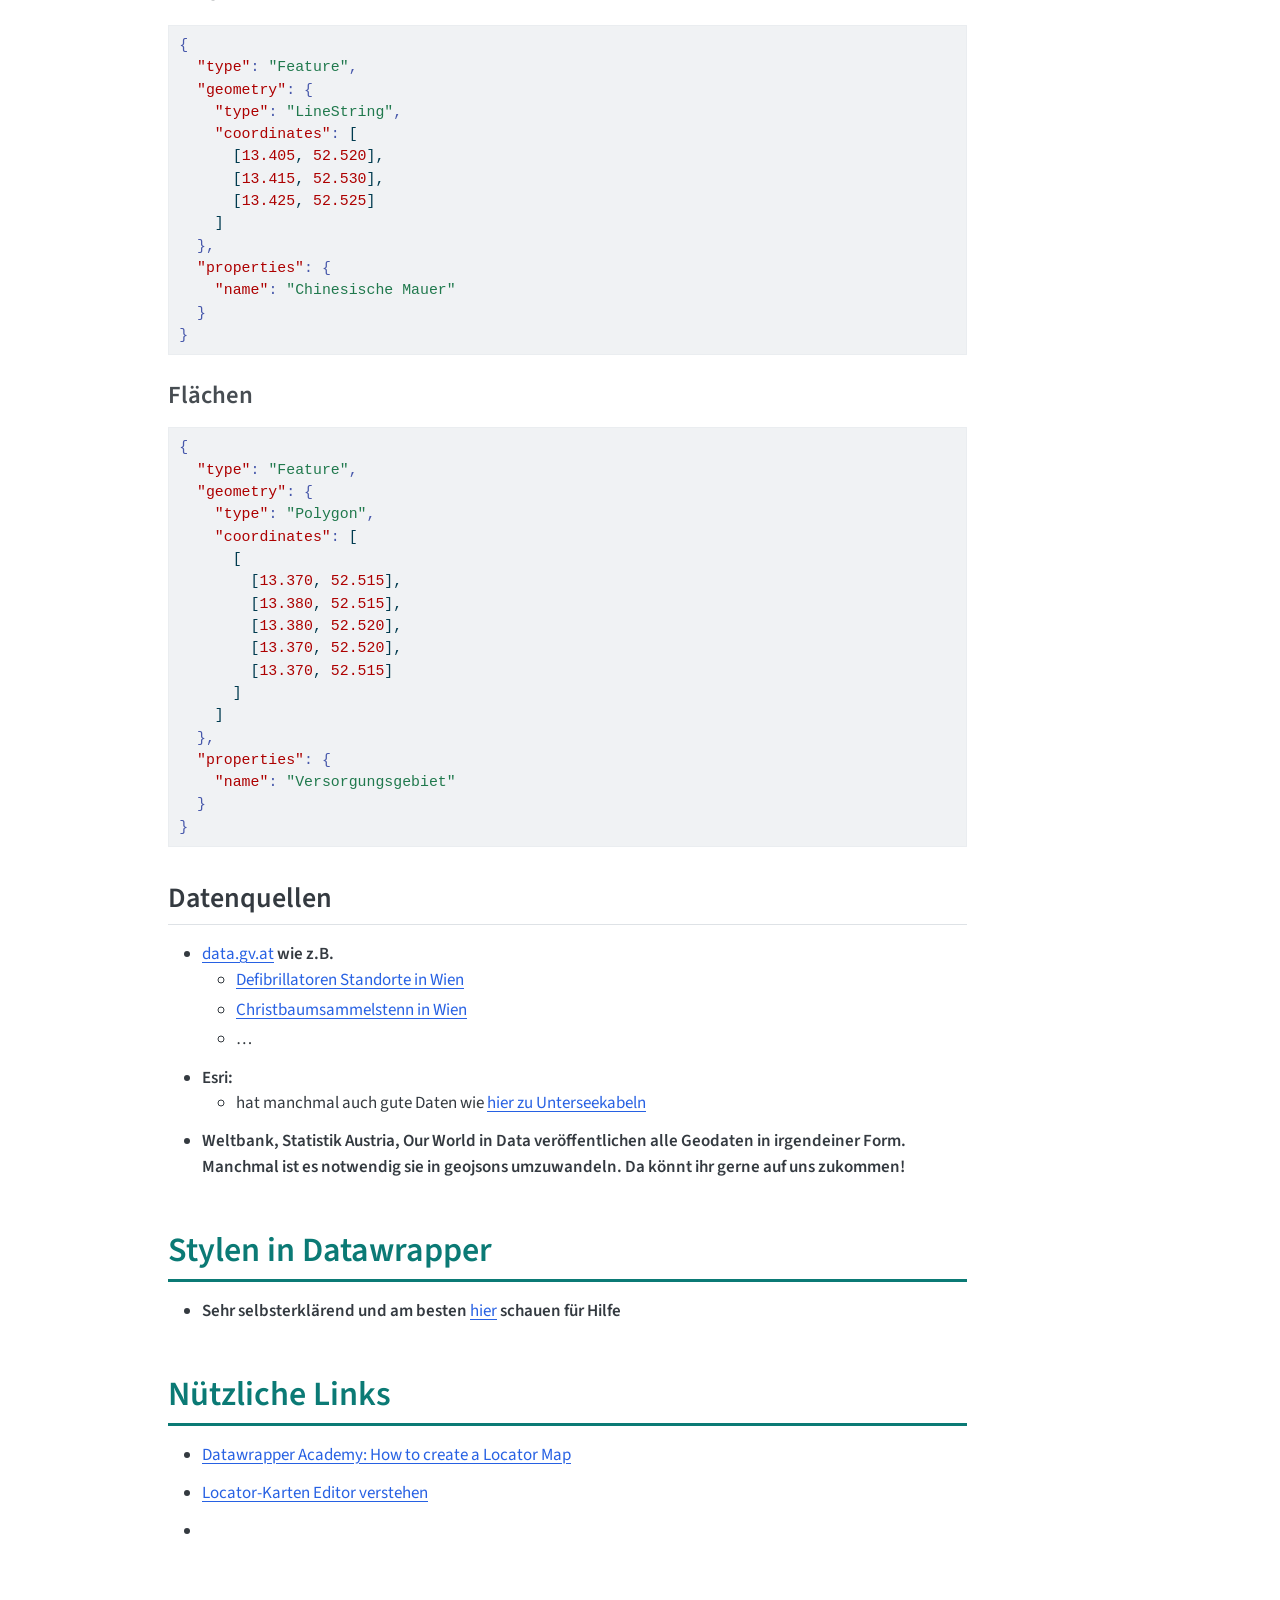
<file: docs/lektionen/lektion2.html>
<!DOCTYPE html>
<html xmlns="http://www.w3.org/1999/xhtml" lang="en" xml:lang="en"><head>

<meta charset="utf-8">
<meta name="generator" content="quarto-1.8.26">

<meta name="viewport" content="width=device-width, initial-scale=1.0, user-scalable=yes">

<meta name="author" content="Robin">
<meta name="dcterms.date" content="2026-02-12">
<meta name="description" content="Locator-Karten in Datawrapper">

<title>Chart &amp; Chill Vol. 2 – Chart &amp; Chill 📊</title>
<style>
code{white-space: pre-wrap;}
span.smallcaps{font-variant: small-caps;}
div.columns{display: flex; gap: min(4vw, 1.5em);}
div.column{flex: auto; overflow-x: auto;}
div.hanging-indent{margin-left: 1.5em; text-indent: -1.5em;}
ul.task-list{list-style: none;}
ul.task-list li input[type="checkbox"] {
  width: 0.8em;
  margin: 0 0.8em 0.2em -1em; /* quarto-specific, see https://github.com/quarto-dev/quarto-cli/issues/4556 */ 
  vertical-align: middle;
}
/* CSS for syntax highlighting */
html { -webkit-text-size-adjust: 100%; }
pre > code.sourceCode { white-space: pre; position: relative; }
pre > code.sourceCode > span { display: inline-block; line-height: 1.25; }
pre > code.sourceCode > span:empty { height: 1.2em; }
.sourceCode { overflow: visible; }
code.sourceCode > span { color: inherit; text-decoration: inherit; }
div.sourceCode { margin: 1em 0; }
pre.sourceCode { margin: 0; }
@media screen {
div.sourceCode { overflow: auto; }
}
@media print {
pre > code.sourceCode { white-space: pre-wrap; }
pre > code.sourceCode > span { text-indent: -5em; padding-left: 5em; }
}
pre.numberSource code
  { counter-reset: source-line 0; }
pre.numberSource code > span
  { position: relative; left: -4em; counter-increment: source-line; }
pre.numberSource code > span > a:first-child::before
  { content: counter(source-line);
    position: relative; left: -1em; text-align: right; vertical-align: baseline;
    border: none; display: inline-block;
    -webkit-touch-callout: none; -webkit-user-select: none;
    -khtml-user-select: none; -moz-user-select: none;
    -ms-user-select: none; user-select: none;
    padding: 0 4px; width: 4em;
  }
pre.numberSource { margin-left: 3em;  padding-left: 4px; }
div.sourceCode
  {   }
@media screen {
pre > code.sourceCode > span > a:first-child::before { text-decoration: underline; }
}
</style>


<script src="../site_libs/quarto-nav/quarto-nav.js"></script>
<script src="../site_libs/quarto-nav/headroom.min.js"></script>
<script src="../site_libs/clipboard/clipboard.min.js"></script>
<script src="../site_libs/quarto-search/autocomplete.umd.js"></script>
<script src="../site_libs/quarto-search/fuse.min.js"></script>
<script src="../site_libs/quarto-search/quarto-search.js"></script>
<meta name="quarto:offset" content="../">
<script src="../site_libs/quarto-html/quarto.js" type="module"></script>
<script src="../site_libs/quarto-html/tabsets/tabsets.js" type="module"></script>
<script src="../site_libs/quarto-html/axe/axe-check.js" type="module"></script>
<script src="../site_libs/quarto-html/popper.min.js"></script>
<script src="../site_libs/quarto-html/tippy.umd.min.js"></script>
<script src="../site_libs/quarto-html/anchor.min.js"></script>
<link href="../site_libs/quarto-html/tippy.css" rel="stylesheet">
<link href="../site_libs/quarto-html/quarto-syntax-highlighting-587c61ba64f3a5504c4d52d930310e48.css" rel="stylesheet" id="quarto-text-highlighting-styles">
<script src="../site_libs/bootstrap/bootstrap.min.js"></script>
<link href="../site_libs/bootstrap/bootstrap-icons.css" rel="stylesheet">
<link href="../site_libs/bootstrap/bootstrap-5b4ad623e5705c0698d39aec6f10cf02.min.css" rel="stylesheet" append-hash="true" id="quarto-bootstrap" data-mode="light">
<script id="quarto-search-options" type="application/json">{
  "location": "navbar",
  "copy-button": false,
  "collapse-after": 3,
  "panel-placement": "end",
  "type": "overlay",
  "limit": 50,
  "keyboard-shortcut": [
    "f",
    "/",
    "s"
  ],
  "show-item-context": false,
  "language": {
    "search-no-results-text": "No results",
    "search-matching-documents-text": "matching documents",
    "search-copy-link-title": "Copy link to search",
    "search-hide-matches-text": "Hide additional matches",
    "search-more-match-text": "more match in this document",
    "search-more-matches-text": "more matches in this document",
    "search-clear-button-title": "Clear",
    "search-text-placeholder": "",
    "search-detached-cancel-button-title": "Cancel",
    "search-submit-button-title": "Submit",
    "search-label": "Search"
  }
}</script>


<link rel="stylesheet" href="../styles.css">
</head>

<body class="nav-fixed quarto-light">

<div id="quarto-search-results"></div>
  <header id="quarto-header" class="headroom fixed-top">
    <nav class="navbar navbar-expand-lg " data-bs-theme="dark">
      <div class="navbar-container container-fluid">
      <div class="navbar-brand-container mx-auto">
    <a class="navbar-brand" href="../index.html">
    <span class="navbar-title">Chart &amp; Chill 📊</span>
    </a>
  </div>
            <div id="quarto-search" class="" title="Search"></div>
          <button class="navbar-toggler" type="button" data-bs-toggle="collapse" data-bs-target="#navbarCollapse" aria-controls="navbarCollapse" role="menu" aria-expanded="false" aria-label="Toggle navigation" onclick="if (window.quartoToggleHeadroom) { window.quartoToggleHeadroom(); }">
  <span class="navbar-toggler-icon"></span>
</button>
          <div class="collapse navbar-collapse" id="navbarCollapse">
            <ul class="navbar-nav navbar-nav-scroll me-auto">
  <li class="nav-item">
    <a class="nav-link" href="../index.html"> 
<span class="menu-text">Startseite</span></a>
  </li>  
  <li class="nav-item">
    <a class="nav-link" href="../lektionen.html"> 
<span class="menu-text">Lektionen</span></a>
  </li>  
  <li class="nav-item">
    <a class="nav-link" href="../nonnegotiables.html"> 
<span class="menu-text">Non Negotiables😬</span></a>
  </li>  
  <li class="nav-item">
    <a class="nav-link" href="../links.html"> 
<span class="menu-text">Links</span></a>
  </li>  
  <li class="nav-item">
    <a class="nav-link" href="../galerie.html"> 
<span class="menu-text">Galerie</span></a>
  </li>  
  <li class="nav-item">
    <a class="nav-link" href="../ueber.html"> 
<span class="menu-text">Über</span></a>
  </li>  
</ul>
          </div> <!-- /navcollapse -->
            <div class="quarto-navbar-tools">
</div>
      </div> <!-- /container-fluid -->
    </nav>
</header>
<!-- content -->
<div id="quarto-content" class="quarto-container page-columns page-rows-contents page-layout-article page-navbar">
<!-- sidebar -->
<!-- margin-sidebar -->
    <div id="quarto-margin-sidebar" class="sidebar margin-sidebar">
        <nav id="TOC" role="doc-toc" class="toc-active">
    <h2 id="toc-title">On this page</h2>
   
  <ul>
  <li><a href="#was-sind-locator-karten" id="toc-was-sind-locator-karten" class="nav-link active" data-scroll-target="#was-sind-locator-karten">Was sind Locator-Karten?</a></li>
  <li><a href="#was-sind-locator-karten-nicht" id="toc-was-sind-locator-karten-nicht" class="nav-link" data-scroll-target="#was-sind-locator-karten-nicht">Was sind Locator-Karten <strong>nicht</strong>?</a></li>
  <li><a href="#wie-bekomme-ich-geo--daten-in-locator-karten" id="toc-wie-bekomme-ich-geo--daten-in-locator-karten" class="nav-link" data-scroll-target="#wie-bekomme-ich-geo--daten-in-locator-karten">Wie bekomme ich (Geo-) Daten in Locator-Karten?</a>
  <ul class="collapse">
  <li><a href="#punkte-und-flächen-mostly-in-datawrapper-selbst" id="toc-punkte-und-flächen-mostly-in-datawrapper-selbst" class="nav-link" data-scroll-target="#punkte-und-flächen-mostly-in-datawrapper-selbst">Punkte und Flächen: (Mostly) In Datawrapper selbst:</a></li>
  <li><a href="#linien" id="toc-linien" class="nav-link" data-scroll-target="#linien">Linien</a></li>
  <li><a href="#geojson.io" id="toc-geojson.io" class="nav-link" data-scroll-target="#geojson.io">GEOJSON.IO</a></li>
  </ul></li>
  <li><a href="#externe-datenquellen" id="toc-externe-datenquellen" class="nav-link" data-scroll-target="#externe-datenquellen">Externe Datenquellen</a>
  <ul class="collapse">
  <li><a href="#das-datenformat-geojson" id="toc-das-datenformat-geojson" class="nav-link" data-scroll-target="#das-datenformat-geojson">Das Datenformat: GEOJSON</a>
  <ul class="collapse">
  <li><a href="#punkte" id="toc-punkte" class="nav-link" data-scroll-target="#punkte">Punkte</a></li>
  <li><a href="#linien-1" id="toc-linien-1" class="nav-link" data-scroll-target="#linien-1">Linien</a></li>
  <li><a href="#flächen" id="toc-flächen" class="nav-link" data-scroll-target="#flächen">Flächen</a></li>
  </ul></li>
  <li><a href="#datenquellen" id="toc-datenquellen" class="nav-link" data-scroll-target="#datenquellen">Datenquellen</a></li>
  </ul></li>
  <li><a href="#stylen-in-datawrapper" id="toc-stylen-in-datawrapper" class="nav-link" data-scroll-target="#stylen-in-datawrapper">Stylen in Datawrapper</a></li>
  <li><a href="#nützliche-links" id="toc-nützliche-links" class="nav-link" data-scroll-target="#nützliche-links">Nützliche Links</a></li>
  </ul>
</nav>
    </div>
<!-- main -->
<main class="content" id="quarto-document-content">

<header id="title-block-header" class="quarto-title-block default">
<div class="quarto-title">
<h1 class="title">Chart &amp; Chill Vol. 2</h1>
</div>

<div>
  <div class="description">
    <strong>Locator-Karten in Datawrapper</strong>
  </div>
</div>


<div class="quarto-title-meta">

    <div>
    <div class="quarto-title-meta-heading">Author</div>
    <div class="quarto-title-meta-contents">
             <p>Robin </p>
          </div>
  </div>
    
    <div>
    <div class="quarto-title-meta-heading">Published</div>
    <div class="quarto-title-meta-contents">
      <p class="date">February 12, 2026</p>
    </div>
  </div>
  
    
  </div>
  


</header>


<div class="callout callout-style-default callout-tip callout-titled">
<div class="callout-header d-flex align-content-center collapsed" data-bs-toggle="collapse" data-bs-target=".callout-1-contents" aria-controls="callout-1" aria-expanded="false" aria-label="Toggle callout">
<div class="callout-icon-container">
<i class="callout-icon"></i>
</div>
<div class="callout-title-container flex-fill">
<span class="screen-reader-only">Tip</span>TLDR
</div>
<div class="callout-btn-toggle d-inline-block border-0 py-1 ps-1 pe-0 float-end"><i class="callout-toggle"></i></div>
</div>
<div id="callout-1" class="callout-1-contents callout-collapse collapse">
<div class="callout-body-container callout-body">
<details>
<summary>
Neue Karte erstellen
</summary>
<ul>
<li>In <a href="https://www.datawrapper.de/">Datawrapper anmelden</a> anmelden und oben rechts auf <strong>Neu erstellen</strong> klicken</li>
</ul>
<img src="../images/lektion2/tldr1.png" class="img-fluid">
</details>
<details>
<summary>
Locator-Karte auswählen
</summary>
<img src="../images/lektion2/tldr2.png" class="img-fluid">
</details>
<details>
<summary>
Richtiges Layout auswählen (derzeit: Test)
</summary>
<img src="../images/lektion2/tldr3.png" class="img-fluid">
</details>
<details>
<summary>
Auf Mobile Ansicht umschalten
</summary>
<img src="../images/lektion2/tldr4.png" class="img-fluid">
</details>
<details>
<summary>
Kartenstil anpassen
</summary>
<ul>
<li>Auf Globus ändern wenn globale Daten gezeigt werden</li>
</ul>
<img src="../images/lektion2/tldrstil.png" class="img-fluid">
</details>
<details>
<summary>
Marker, Linien und Flächen hinzufügen
</summary>
<ul>
<li><p>Wenige Farben</p></li>
<li><p>Klare Struktur</p></li>
</ul>
<img src="../images/lektion2/tldr5.png" class="img-fluid">
</details>
<details>
<summary>
Auf Desktopansicht testen
</summary>
<img src="../images/lektion2/tldrdesk.png" class="img-fluid">
</details>
<details>
<summary>
Veröffentlichen und in Lido einbauen
</summary>
<p>Den <strong>Zum Teilen</strong> Link kopieren und in Lido einfügen!</p>
<img src="../images/lektion2/tldrpub.png" class="img-fluid">
</details>
</div>
</div>
</div>
<section id="was-sind-locator-karten" class="level1">
<h1>Was sind Locator-Karten?</h1>
<ul>
<li><p>Locator Karten sind eine von drei Möglichkeiten in Datawrapper Karten zu machen</p></li>
<li><p>Sie sind besonders nützlich <strong>wo etwas ist</strong> (und das auf verschiedenen Skalen)</p>
<ul>
<li><strong>Große Skala:</strong> In einem Artikel über eine bestimme Straße</li>
<li><strong>Mittlere Skala:</strong> Wo in Österreich liegt der Großglockner</li>
<li><strong>kleine Skala:</strong> Wo liegt Papua Neuguinea</li>
</ul></li>
<li><p>Sie sind somit gut geeignet für das <strong>schnelle verorten von Dingen</strong></p>
<ul>
<li>Punkte (Berge, Tatorte, Gebäude,…)</li>
<li>Linien (Routen, Straßen,…)</li>
<li>Flächen (Länder, Parzellen, Gebäudegrundrisse,…)</li>
</ul></li>
</ul>
</section>
<section id="was-sind-locator-karten-nicht" class="level1">
<h1>Was sind Locator-Karten <strong>nicht</strong>?</h1>
<ul>
<li><p>Sie sind (in der Regel) nicht datengetrieben</p>
<ul>
<li>Für die Frage: <strong>Wo sind die Mieten in Österreich am teuersten</strong> oder <strong>Wie war das Wahlergebnis auf Gemeindeebene</strong> sind andere Kartentypen besser geeignet</li>
</ul></li>
<li><p><strong>NICHHT GEEIGNET FÜR GRÖßENVERGLEIHE VON LÄNDERN</strong></p></li>
<li><p>Sie sind <strong>NICHT</strong> zoombar -&gt; <strong>keine Interaktivität</strong> das es wirklich nur um das Verorten geht!</p></li>
</ul>
</section>
<section id="wie-bekomme-ich-geo--daten-in-locator-karten" class="level1">
<h1>Wie bekomme ich (Geo-) Daten in Locator-Karten?</h1>
<section id="punkte-und-flächen-mostly-in-datawrapper-selbst" class="level2">
<h2 class="anchored" data-anchor-id="punkte-und-flächen-mostly-in-datawrapper-selbst">Punkte und Flächen: (Mostly) In Datawrapper selbst:</h2>
<p><img src="../images/lektion2/geocoder.png" class="img-fluid"></p>
<ul>
<li><p>Für <strong>Punkte</strong> und <strong>Flächen</strong> funktioniert das Suchfeld in Datawrapper ähnlich wie Google Maps</p></li>
<li><p>Einfach eingeben und auf Ergebnisvorschläge warten</p></li>
<li><p>Sollte es etwas nicht geben: Google Maps Links können auch kopiert werden!</p>
<ul>
<li>Sowohl von Orten wie <a href="https://www.google.de/maps/place/Augarten/@48.2197906,16.4016595,9338m/data=!3m1!1e3!4m6!3m5!1s0x476d07ae7c92925d:0xa0e730ea1f204b9b!8m2!3d48.2261111!4d16.3766669!16s%2Fm%2F0406psn?entry=ttu&amp;g_ep=EgoyMDI2MDIxMC4wIKXMDSoASAFQAw%3D%3D">hier</a></li>
<li>Oder man macht einen Rechtklick in Google Maps und kopiert die Koordinaten und fügt sie dann einfach in Datawrapper ein!</li>
</ul></li>
</ul>
</section>
<section id="linien" class="level2">
<h2 class="anchored" data-anchor-id="linien">Linien</h2>
<ul>
<li><p>Linien können nicht direkt in Datawrapper gezeichnet werden</p></li>
<li><p>Sie müssen entwerder bereits als Datei (ein sogenanntes geojson) vorliegen oder selber gezeichnet werden (am einfachsten in <a href="https://geojson.io/">geojson.io</a>)</p></li>
</ul>
</section>
<section id="geojson.io" class="level2">
<h2 class="anchored" data-anchor-id="geojson.io">GEOJSON.IO</h2>
<ul>
<li><p>Sehr nützlicher Broser-Editor um Punkte, Flächen und Linien selber zu zeichnen!</p></li>
<li><p>Während mann die <span style="color: #FFDC2C; text-align: center; font-weight: bold;">Geometrie</span> auf der Karte zeichnet baut sich <span style="color: #FA3C63; text-align: center; font-weight: bold; ">rechts der Geojson-Code auf</span> , der dann einfach zu Datawrapper kopiert werden kann. Oder man speichert ihn als geojson und läd ihn dann zu Datawrapper!</p></li>
</ul>
<p><img src="../images/lektion2/geojsonio.png" class="img-fluid"></p>
</section>
</section>
<section id="externe-datenquellen" class="level1">
<h1>Externe Datenquellen</h1>
<section id="das-datenformat-geojson" class="level2">
<h2 class="anchored" data-anchor-id="das-datenformat-geojson">Das Datenformat: GEOJSON</h2>
<ul>
<li><p>Wie excel-Dateien für Grafiken, können für Karten sogenannte <code>geojson</code>-Dateien verwendet werden</p></li>
<li><p>Strukturiertes, vorgegebenes Format für Punkte, Linien und Flächen</p></li>
</ul>
<section id="punkte" class="level3">
<h3 class="anchored" data-anchor-id="punkte">Punkte</h3>
<div class="code-copy-outer-scaffold"><div class="sourceCode" id="cb1"><pre class="sourceCode json code-with-copy"><code class="sourceCode json"><span id="cb1-1"><a href="#cb1-1" aria-hidden="true" tabindex="-1"></a><span class="fu">{</span></span>
<span id="cb1-2"><a href="#cb1-2" aria-hidden="true" tabindex="-1"></a>  <span class="dt">"type"</span><span class="fu">:</span> <span class="st">"Feature"</span><span class="fu">,</span></span>
<span id="cb1-3"><a href="#cb1-3" aria-hidden="true" tabindex="-1"></a>  <span class="dt">"geometry"</span><span class="fu">:</span> <span class="fu">{</span></span>
<span id="cb1-4"><a href="#cb1-4" aria-hidden="true" tabindex="-1"></a>    <span class="dt">"type"</span><span class="fu">:</span> <span class="st">"Point"</span><span class="fu">,</span></span>
<span id="cb1-5"><a href="#cb1-5" aria-hidden="true" tabindex="-1"></a>    <span class="dt">"coordinates"</span><span class="fu">:</span> <span class="ot">[</span><span class="fl">13.405</span><span class="ot">,</span> <span class="fl">52.520</span><span class="ot">]</span> </span>
<span id="cb1-6"><a href="#cb1-6" aria-hidden="true" tabindex="-1"></a>  <span class="fu">},</span></span>
<span id="cb1-7"><a href="#cb1-7" aria-hidden="true" tabindex="-1"></a>  <span class="dt">"properties"</span><span class="fu">:</span> <span class="fu">{</span></span>
<span id="cb1-8"><a href="#cb1-8" aria-hidden="true" tabindex="-1"></a>    <span class="dt">"name"</span><span class="fu">:</span> <span class="st">"Berlin Fernsehturm"</span></span>
<span id="cb1-9"><a href="#cb1-9" aria-hidden="true" tabindex="-1"></a>  <span class="fu">}</span></span>
<span id="cb1-10"><a href="#cb1-10" aria-hidden="true" tabindex="-1"></a><span class="fu">}</span></span></code></pre></div><button title="Copy to Clipboard" class="code-copy-button"><i class="bi"></i></button></div>
</section>
<section id="linien-1" class="level3">
<h3 class="anchored" data-anchor-id="linien-1">Linien</h3>
<div class="code-copy-outer-scaffold"><div class="sourceCode" id="cb2"><pre class="sourceCode json code-with-copy"><code class="sourceCode json"><span id="cb2-1"><a href="#cb2-1" aria-hidden="true" tabindex="-1"></a><span class="fu">{</span></span>
<span id="cb2-2"><a href="#cb2-2" aria-hidden="true" tabindex="-1"></a>  <span class="dt">"type"</span><span class="fu">:</span> <span class="st">"Feature"</span><span class="fu">,</span></span>
<span id="cb2-3"><a href="#cb2-3" aria-hidden="true" tabindex="-1"></a>  <span class="dt">"geometry"</span><span class="fu">:</span> <span class="fu">{</span></span>
<span id="cb2-4"><a href="#cb2-4" aria-hidden="true" tabindex="-1"></a>    <span class="dt">"type"</span><span class="fu">:</span> <span class="st">"LineString"</span><span class="fu">,</span></span>
<span id="cb2-5"><a href="#cb2-5" aria-hidden="true" tabindex="-1"></a>    <span class="dt">"coordinates"</span><span class="fu">:</span> <span class="ot">[</span></span>
<span id="cb2-6"><a href="#cb2-6" aria-hidden="true" tabindex="-1"></a>      <span class="ot">[</span><span class="fl">13.405</span><span class="ot">,</span> <span class="fl">52.520</span><span class="ot">],</span></span>
<span id="cb2-7"><a href="#cb2-7" aria-hidden="true" tabindex="-1"></a>      <span class="ot">[</span><span class="fl">13.415</span><span class="ot">,</span> <span class="fl">52.530</span><span class="ot">],</span></span>
<span id="cb2-8"><a href="#cb2-8" aria-hidden="true" tabindex="-1"></a>      <span class="ot">[</span><span class="fl">13.425</span><span class="ot">,</span> <span class="fl">52.525</span><span class="ot">]</span></span>
<span id="cb2-9"><a href="#cb2-9" aria-hidden="true" tabindex="-1"></a>    <span class="ot">]</span></span>
<span id="cb2-10"><a href="#cb2-10" aria-hidden="true" tabindex="-1"></a>  <span class="fu">},</span></span>
<span id="cb2-11"><a href="#cb2-11" aria-hidden="true" tabindex="-1"></a>  <span class="dt">"properties"</span><span class="fu">:</span> <span class="fu">{</span></span>
<span id="cb2-12"><a href="#cb2-12" aria-hidden="true" tabindex="-1"></a>    <span class="dt">"name"</span><span class="fu">:</span> <span class="st">"Chinesische Mauer"</span></span>
<span id="cb2-13"><a href="#cb2-13" aria-hidden="true" tabindex="-1"></a>  <span class="fu">}</span></span>
<span id="cb2-14"><a href="#cb2-14" aria-hidden="true" tabindex="-1"></a><span class="fu">}</span></span></code></pre></div><button title="Copy to Clipboard" class="code-copy-button"><i class="bi"></i></button></div>
</section>
<section id="flächen" class="level3">
<h3 class="anchored" data-anchor-id="flächen">Flächen</h3>
<div class="code-copy-outer-scaffold"><div class="sourceCode" id="cb3"><pre class="sourceCode json code-with-copy"><code class="sourceCode json"><span id="cb3-1"><a href="#cb3-1" aria-hidden="true" tabindex="-1"></a><span class="fu">{</span></span>
<span id="cb3-2"><a href="#cb3-2" aria-hidden="true" tabindex="-1"></a>  <span class="dt">"type"</span><span class="fu">:</span> <span class="st">"Feature"</span><span class="fu">,</span></span>
<span id="cb3-3"><a href="#cb3-3" aria-hidden="true" tabindex="-1"></a>  <span class="dt">"geometry"</span><span class="fu">:</span> <span class="fu">{</span></span>
<span id="cb3-4"><a href="#cb3-4" aria-hidden="true" tabindex="-1"></a>    <span class="dt">"type"</span><span class="fu">:</span> <span class="st">"Polygon"</span><span class="fu">,</span></span>
<span id="cb3-5"><a href="#cb3-5" aria-hidden="true" tabindex="-1"></a>    <span class="dt">"coordinates"</span><span class="fu">:</span> <span class="ot">[</span></span>
<span id="cb3-6"><a href="#cb3-6" aria-hidden="true" tabindex="-1"></a>      <span class="ot">[</span></span>
<span id="cb3-7"><a href="#cb3-7" aria-hidden="true" tabindex="-1"></a>        <span class="ot">[</span><span class="fl">13.370</span><span class="ot">,</span> <span class="fl">52.515</span><span class="ot">],</span></span>
<span id="cb3-8"><a href="#cb3-8" aria-hidden="true" tabindex="-1"></a>        <span class="ot">[</span><span class="fl">13.380</span><span class="ot">,</span> <span class="fl">52.515</span><span class="ot">],</span></span>
<span id="cb3-9"><a href="#cb3-9" aria-hidden="true" tabindex="-1"></a>        <span class="ot">[</span><span class="fl">13.380</span><span class="ot">,</span> <span class="fl">52.520</span><span class="ot">],</span></span>
<span id="cb3-10"><a href="#cb3-10" aria-hidden="true" tabindex="-1"></a>        <span class="ot">[</span><span class="fl">13.370</span><span class="ot">,</span> <span class="fl">52.520</span><span class="ot">],</span></span>
<span id="cb3-11"><a href="#cb3-11" aria-hidden="true" tabindex="-1"></a>        <span class="ot">[</span><span class="fl">13.370</span><span class="ot">,</span> <span class="fl">52.515</span><span class="ot">]</span></span>
<span id="cb3-12"><a href="#cb3-12" aria-hidden="true" tabindex="-1"></a>      <span class="ot">]</span></span>
<span id="cb3-13"><a href="#cb3-13" aria-hidden="true" tabindex="-1"></a>    <span class="ot">]</span></span>
<span id="cb3-14"><a href="#cb3-14" aria-hidden="true" tabindex="-1"></a>  <span class="fu">},</span></span>
<span id="cb3-15"><a href="#cb3-15" aria-hidden="true" tabindex="-1"></a>  <span class="dt">"properties"</span><span class="fu">:</span> <span class="fu">{</span></span>
<span id="cb3-16"><a href="#cb3-16" aria-hidden="true" tabindex="-1"></a>    <span class="dt">"name"</span><span class="fu">:</span> <span class="st">"Versorgungsgebiet"</span></span>
<span id="cb3-17"><a href="#cb3-17" aria-hidden="true" tabindex="-1"></a>  <span class="fu">}</span></span>
<span id="cb3-18"><a href="#cb3-18" aria-hidden="true" tabindex="-1"></a><span class="fu">}</span></span></code></pre></div><button title="Copy to Clipboard" class="code-copy-button"><i class="bi"></i></button></div>
</section>
</section>
<section id="datenquellen" class="level2">
<h2 class="anchored" data-anchor-id="datenquellen">Datenquellen</h2>
<ul>
<li><a href="ganz viele Punkt, Linien und Flächendaten für Österreich">data.gv.at</a> wie z.B.
<ul>
<li><a href="https://www.data.gv.at/datasets/96196887-5a20-4e93-a302-72f306f32c9d?locale=de">Defibrillatoren Standorte in Wien</a></li>
<li><a href="https://www.data.gv.at/datasets/038920bb-8c40-4a30-8d0c-0a29bcd64751?locale=de">Christbaumsammelstenn in Wien</a></li>
<li>…</li>
</ul></li>
<li>Esri:
<ul>
<li>hat manchmal auch gute Daten wie <a href="https://oceangis.esri.de/datasets/EsriOceans::global-submarine-cables-1/explore?layer=1&amp;location=44.462775%2C-23.686523%2C4">hier zu Unterseekabeln</a></li>
</ul></li>
<li>Weltbank, Statistik Austria, Our World in Data veröffentlichen alle Geodaten in irgendeiner Form. Manchmal ist es notwendig sie in geojsons umzuwandeln. Da könnt ihr gerne auf uns zukommen!</li>
</ul>
</section>
</section>
<section id="stylen-in-datawrapper" class="level1">
<h1>Stylen in Datawrapper</h1>
<ul>
<li>Sehr selbsterklärend und am besten <a href="https://academy.datawrapper.de/category/160-locator-maps">hier</a> schauen für Hilfe</li>
</ul>
</section>
<section id="nützliche-links" class="level1">
<h1>Nützliche Links</h1>
<ul>
<li><a href="https://academy.datawrapper.de/article/161-how-to-create-a-locator-map">Datawrapper Academy: How to create a Locator Map</a></li>
<li><a href="https://www.datawrapper.de/blog/new-locator-map-marker-editor">Locator-Karten Editor verstehen</a></li>
<li></li>
</ul>


</section>

</main> <!-- /main -->
<script id="quarto-html-after-body" type="application/javascript">
  window.document.addEventListener("DOMContentLoaded", function (event) {
    const icon = "";
    const anchorJS = new window.AnchorJS();
    anchorJS.options = {
      placement: 'right',
      icon: icon
    };
    anchorJS.add('.anchored');
    const isCodeAnnotation = (el) => {
      for (const clz of el.classList) {
        if (clz.startsWith('code-annotation-')) {                     
          return true;
        }
      }
      return false;
    }
    const onCopySuccess = function(e) {
      // button target
      const button = e.trigger;
      // don't keep focus
      button.blur();
      // flash "checked"
      button.classList.add('code-copy-button-checked');
      var currentTitle = button.getAttribute("title");
      button.setAttribute("title", "Copied!");
      let tooltip;
      if (window.bootstrap) {
        button.setAttribute("data-bs-toggle", "tooltip");
        button.setAttribute("data-bs-placement", "left");
        button.setAttribute("data-bs-title", "Copied!");
        tooltip = new bootstrap.Tooltip(button, 
          { trigger: "manual", 
            customClass: "code-copy-button-tooltip",
            offset: [0, -8]});
        tooltip.show();    
      }
      setTimeout(function() {
        if (tooltip) {
          tooltip.hide();
          button.removeAttribute("data-bs-title");
          button.removeAttribute("data-bs-toggle");
          button.removeAttribute("data-bs-placement");
        }
        button.setAttribute("title", currentTitle);
        button.classList.remove('code-copy-button-checked');
      }, 1000);
      // clear code selection
      e.clearSelection();
    }
    const getTextToCopy = function(trigger) {
      const outerScaffold = trigger.parentElement.cloneNode(true);
      const codeEl = outerScaffold.querySelector('code');
      for (const childEl of codeEl.children) {
        if (isCodeAnnotation(childEl)) {
          childEl.remove();
        }
      }
      return codeEl.innerText;
    }
    const clipboard = new window.ClipboardJS('.code-copy-button:not([data-in-quarto-modal])', {
      text: getTextToCopy
    });
    clipboard.on('success', onCopySuccess);
    if (window.document.getElementById('quarto-embedded-source-code-modal')) {
      const clipboardModal = new window.ClipboardJS('.code-copy-button[data-in-quarto-modal]', {
        text: getTextToCopy,
        container: window.document.getElementById('quarto-embedded-source-code-modal')
      });
      clipboardModal.on('success', onCopySuccess);
    }
      var localhostRegex = new RegExp(/^(?:http|https):\/\/localhost\:?[0-9]*\//);
      var mailtoRegex = new RegExp(/^mailto:/);
        var filterRegex = new RegExp('/' + window.location.host + '/');
      var isInternal = (href) => {
          return filterRegex.test(href) || localhostRegex.test(href) || mailtoRegex.test(href);
      }
      // Inspect non-navigation links and adorn them if external
     var links = window.document.querySelectorAll('a[href]:not(.nav-link):not(.navbar-brand):not(.toc-action):not(.sidebar-link):not(.sidebar-item-toggle):not(.pagination-link):not(.no-external):not([aria-hidden]):not(.dropdown-item):not(.quarto-navigation-tool):not(.about-link)');
      for (var i=0; i<links.length; i++) {
        const link = links[i];
        if (!isInternal(link.href)) {
          // undo the damage that might have been done by quarto-nav.js in the case of
          // links that we want to consider external
          if (link.dataset.originalHref !== undefined) {
            link.href = link.dataset.originalHref;
          }
        }
      }
    function tippyHover(el, contentFn, onTriggerFn, onUntriggerFn) {
      const config = {
        allowHTML: true,
        maxWidth: 500,
        delay: 100,
        arrow: false,
        appendTo: function(el) {
            return el.parentElement;
        },
        interactive: true,
        interactiveBorder: 10,
        theme: 'quarto',
        placement: 'bottom-start',
      };
      if (contentFn) {
        config.content = contentFn;
      }
      if (onTriggerFn) {
        config.onTrigger = onTriggerFn;
      }
      if (onUntriggerFn) {
        config.onUntrigger = onUntriggerFn;
      }
      window.tippy(el, config); 
    }
    const noterefs = window.document.querySelectorAll('a[role="doc-noteref"]');
    for (var i=0; i<noterefs.length; i++) {
      const ref = noterefs[i];
      tippyHover(ref, function() {
        // use id or data attribute instead here
        let href = ref.getAttribute('data-footnote-href') || ref.getAttribute('href');
        try { href = new URL(href).hash; } catch {}
        const id = href.replace(/^#\/?/, "");
        const note = window.document.getElementById(id);
        if (note) {
          return note.innerHTML;
        } else {
          return "";
        }
      });
    }
    const xrefs = window.document.querySelectorAll('a.quarto-xref');
    const processXRef = (id, note) => {
      // Strip column container classes
      const stripColumnClz = (el) => {
        el.classList.remove("page-full", "page-columns");
        if (el.children) {
          for (const child of el.children) {
            stripColumnClz(child);
          }
        }
      }
      stripColumnClz(note)
      if (id === null || id.startsWith('sec-')) {
        // Special case sections, only their first couple elements
        const container = document.createElement("div");
        if (note.children && note.children.length > 2) {
          container.appendChild(note.children[0].cloneNode(true));
          for (let i = 1; i < note.children.length; i++) {
            const child = note.children[i];
            if (child.tagName === "P" && child.innerText === "") {
              continue;
            } else {
              container.appendChild(child.cloneNode(true));
              break;
            }
          }
          if (window.Quarto?.typesetMath) {
            window.Quarto.typesetMath(container);
          }
          return container.innerHTML
        } else {
          if (window.Quarto?.typesetMath) {
            window.Quarto.typesetMath(note);
          }
          return note.innerHTML;
        }
      } else {
        // Remove any anchor links if they are present
        const anchorLink = note.querySelector('a.anchorjs-link');
        if (anchorLink) {
          anchorLink.remove();
        }
        if (window.Quarto?.typesetMath) {
          window.Quarto.typesetMath(note);
        }
        if (note.classList.contains("callout")) {
          return note.outerHTML;
        } else {
          return note.innerHTML;
        }
      }
    }
    for (var i=0; i<xrefs.length; i++) {
      const xref = xrefs[i];
      tippyHover(xref, undefined, function(instance) {
        instance.disable();
        let url = xref.getAttribute('href');
        let hash = undefined; 
        if (url.startsWith('#')) {
          hash = url;
        } else {
          try { hash = new URL(url).hash; } catch {}
        }
        if (hash) {
          const id = hash.replace(/^#\/?/, "");
          const note = window.document.getElementById(id);
          if (note !== null) {
            try {
              const html = processXRef(id, note.cloneNode(true));
              instance.setContent(html);
            } finally {
              instance.enable();
              instance.show();
            }
          } else {
            // See if we can fetch this
            fetch(url.split('#')[0])
            .then(res => res.text())
            .then(html => {
              const parser = new DOMParser();
              const htmlDoc = parser.parseFromString(html, "text/html");
              const note = htmlDoc.getElementById(id);
              if (note !== null) {
                const html = processXRef(id, note);
                instance.setContent(html);
              } 
            }).finally(() => {
              instance.enable();
              instance.show();
            });
          }
        } else {
          // See if we can fetch a full url (with no hash to target)
          // This is a special case and we should probably do some content thinning / targeting
          fetch(url)
          .then(res => res.text())
          .then(html => {
            const parser = new DOMParser();
            const htmlDoc = parser.parseFromString(html, "text/html");
            const note = htmlDoc.querySelector('main.content');
            if (note !== null) {
              // This should only happen for chapter cross references
              // (since there is no id in the URL)
              // remove the first header
              if (note.children.length > 0 && note.children[0].tagName === "HEADER") {
                note.children[0].remove();
              }
              const html = processXRef(null, note);
              instance.setContent(html);
            } 
          }).finally(() => {
            instance.enable();
            instance.show();
          });
        }
      }, function(instance) {
      });
    }
        let selectedAnnoteEl;
        const selectorForAnnotation = ( cell, annotation) => {
          let cellAttr = 'data-code-cell="' + cell + '"';
          let lineAttr = 'data-code-annotation="' +  annotation + '"';
          const selector = 'span[' + cellAttr + '][' + lineAttr + ']';
          return selector;
        }
        const selectCodeLines = (annoteEl) => {
          const doc = window.document;
          const targetCell = annoteEl.getAttribute("data-target-cell");
          const targetAnnotation = annoteEl.getAttribute("data-target-annotation");
          const annoteSpan = window.document.querySelector(selectorForAnnotation(targetCell, targetAnnotation));
          const lines = annoteSpan.getAttribute("data-code-lines").split(",");
          const lineIds = lines.map((line) => {
            return targetCell + "-" + line;
          })
          let top = null;
          let height = null;
          let parent = null;
          if (lineIds.length > 0) {
              //compute the position of the single el (top and bottom and make a div)
              const el = window.document.getElementById(lineIds[0]);
              top = el.offsetTop;
              height = el.offsetHeight;
              parent = el.parentElement.parentElement;
            if (lineIds.length > 1) {
              const lastEl = window.document.getElementById(lineIds[lineIds.length - 1]);
              const bottom = lastEl.offsetTop + lastEl.offsetHeight;
              height = bottom - top;
            }
            if (top !== null && height !== null && parent !== null) {
              // cook up a div (if necessary) and position it 
              let div = window.document.getElementById("code-annotation-line-highlight");
              if (div === null) {
                div = window.document.createElement("div");
                div.setAttribute("id", "code-annotation-line-highlight");
                div.style.position = 'absolute';
                parent.appendChild(div);
              }
              div.style.top = top - 2 + "px";
              div.style.height = height + 4 + "px";
              div.style.left = 0;
              let gutterDiv = window.document.getElementById("code-annotation-line-highlight-gutter");
              if (gutterDiv === null) {
                gutterDiv = window.document.createElement("div");
                gutterDiv.setAttribute("id", "code-annotation-line-highlight-gutter");
                gutterDiv.style.position = 'absolute';
                const codeCell = window.document.getElementById(targetCell);
                const gutter = codeCell.querySelector('.code-annotation-gutter');
                gutter.appendChild(gutterDiv);
              }
              gutterDiv.style.top = top - 2 + "px";
              gutterDiv.style.height = height + 4 + "px";
            }
            selectedAnnoteEl = annoteEl;
          }
        };
        const unselectCodeLines = () => {
          const elementsIds = ["code-annotation-line-highlight", "code-annotation-line-highlight-gutter"];
          elementsIds.forEach((elId) => {
            const div = window.document.getElementById(elId);
            if (div) {
              div.remove();
            }
          });
          selectedAnnoteEl = undefined;
        };
          // Handle positioning of the toggle
      window.addEventListener(
        "resize",
        throttle(() => {
          elRect = undefined;
          if (selectedAnnoteEl) {
            selectCodeLines(selectedAnnoteEl);
          }
        }, 10)
      );
      function throttle(fn, ms) {
      let throttle = false;
      let timer;
        return (...args) => {
          if(!throttle) { // first call gets through
              fn.apply(this, args);
              throttle = true;
          } else { // all the others get throttled
              if(timer) clearTimeout(timer); // cancel #2
              timer = setTimeout(() => {
                fn.apply(this, args);
                timer = throttle = false;
              }, ms);
          }
        };
      }
        // Attach click handler to the DT
        const annoteDls = window.document.querySelectorAll('dt[data-target-cell]');
        for (const annoteDlNode of annoteDls) {
          annoteDlNode.addEventListener('click', (event) => {
            const clickedEl = event.target;
            if (clickedEl !== selectedAnnoteEl) {
              unselectCodeLines();
              const activeEl = window.document.querySelector('dt[data-target-cell].code-annotation-active');
              if (activeEl) {
                activeEl.classList.remove('code-annotation-active');
              }
              selectCodeLines(clickedEl);
              clickedEl.classList.add('code-annotation-active');
            } else {
              // Unselect the line
              unselectCodeLines();
              clickedEl.classList.remove('code-annotation-active');
            }
          });
        }
    const findCites = (el) => {
      const parentEl = el.parentElement;
      if (parentEl) {
        const cites = parentEl.dataset.cites;
        if (cites) {
          return {
            el,
            cites: cites.split(' ')
          };
        } else {
          return findCites(el.parentElement)
        }
      } else {
        return undefined;
      }
    };
    var bibliorefs = window.document.querySelectorAll('a[role="doc-biblioref"]');
    for (var i=0; i<bibliorefs.length; i++) {
      const ref = bibliorefs[i];
      const citeInfo = findCites(ref);
      if (citeInfo) {
        tippyHover(citeInfo.el, function() {
          var popup = window.document.createElement('div');
          citeInfo.cites.forEach(function(cite) {
            var citeDiv = window.document.createElement('div');
            citeDiv.classList.add('hanging-indent');
            citeDiv.classList.add('csl-entry');
            var biblioDiv = window.document.getElementById('ref-' + cite);
            if (biblioDiv) {
              citeDiv.innerHTML = biblioDiv.innerHTML;
            }
            popup.appendChild(citeDiv);
          });
          return popup.innerHTML;
        });
      }
    }
  });
  </script>
</div> <!-- /content -->




</body></html>
</file>
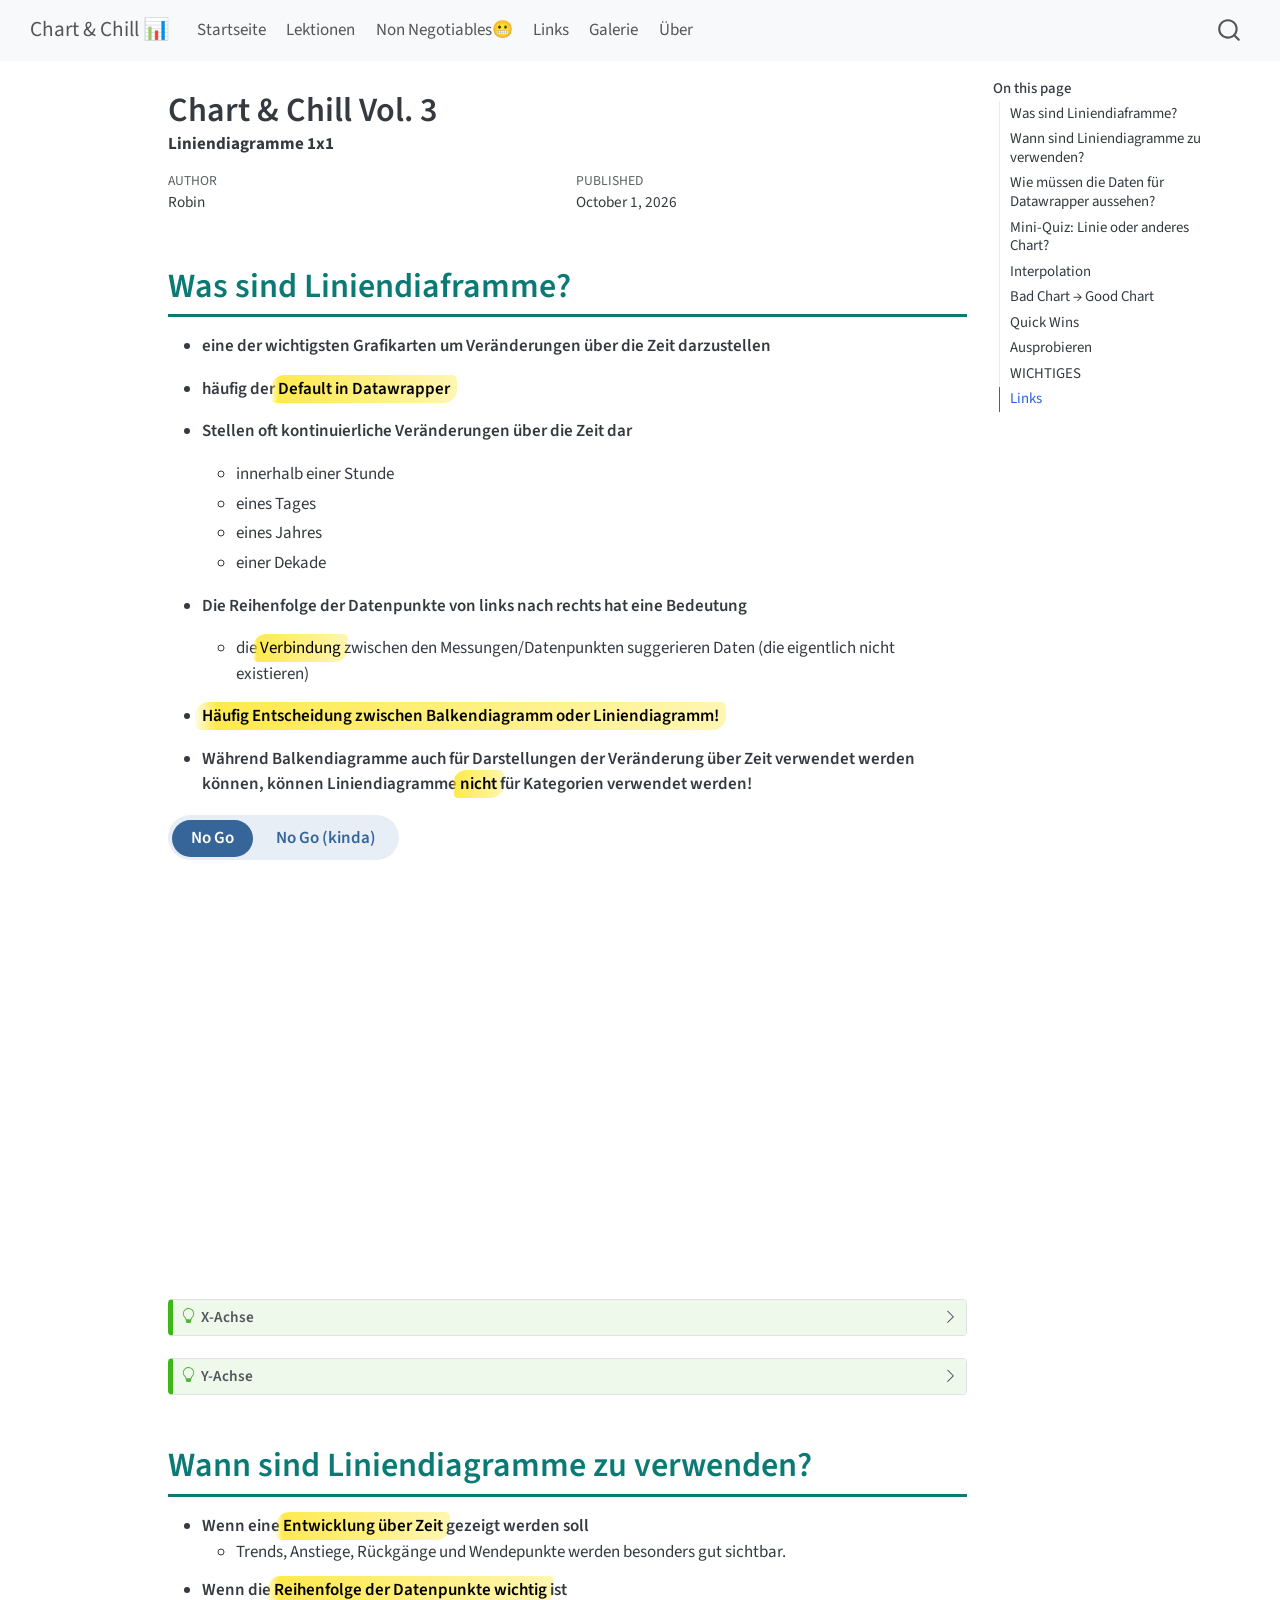
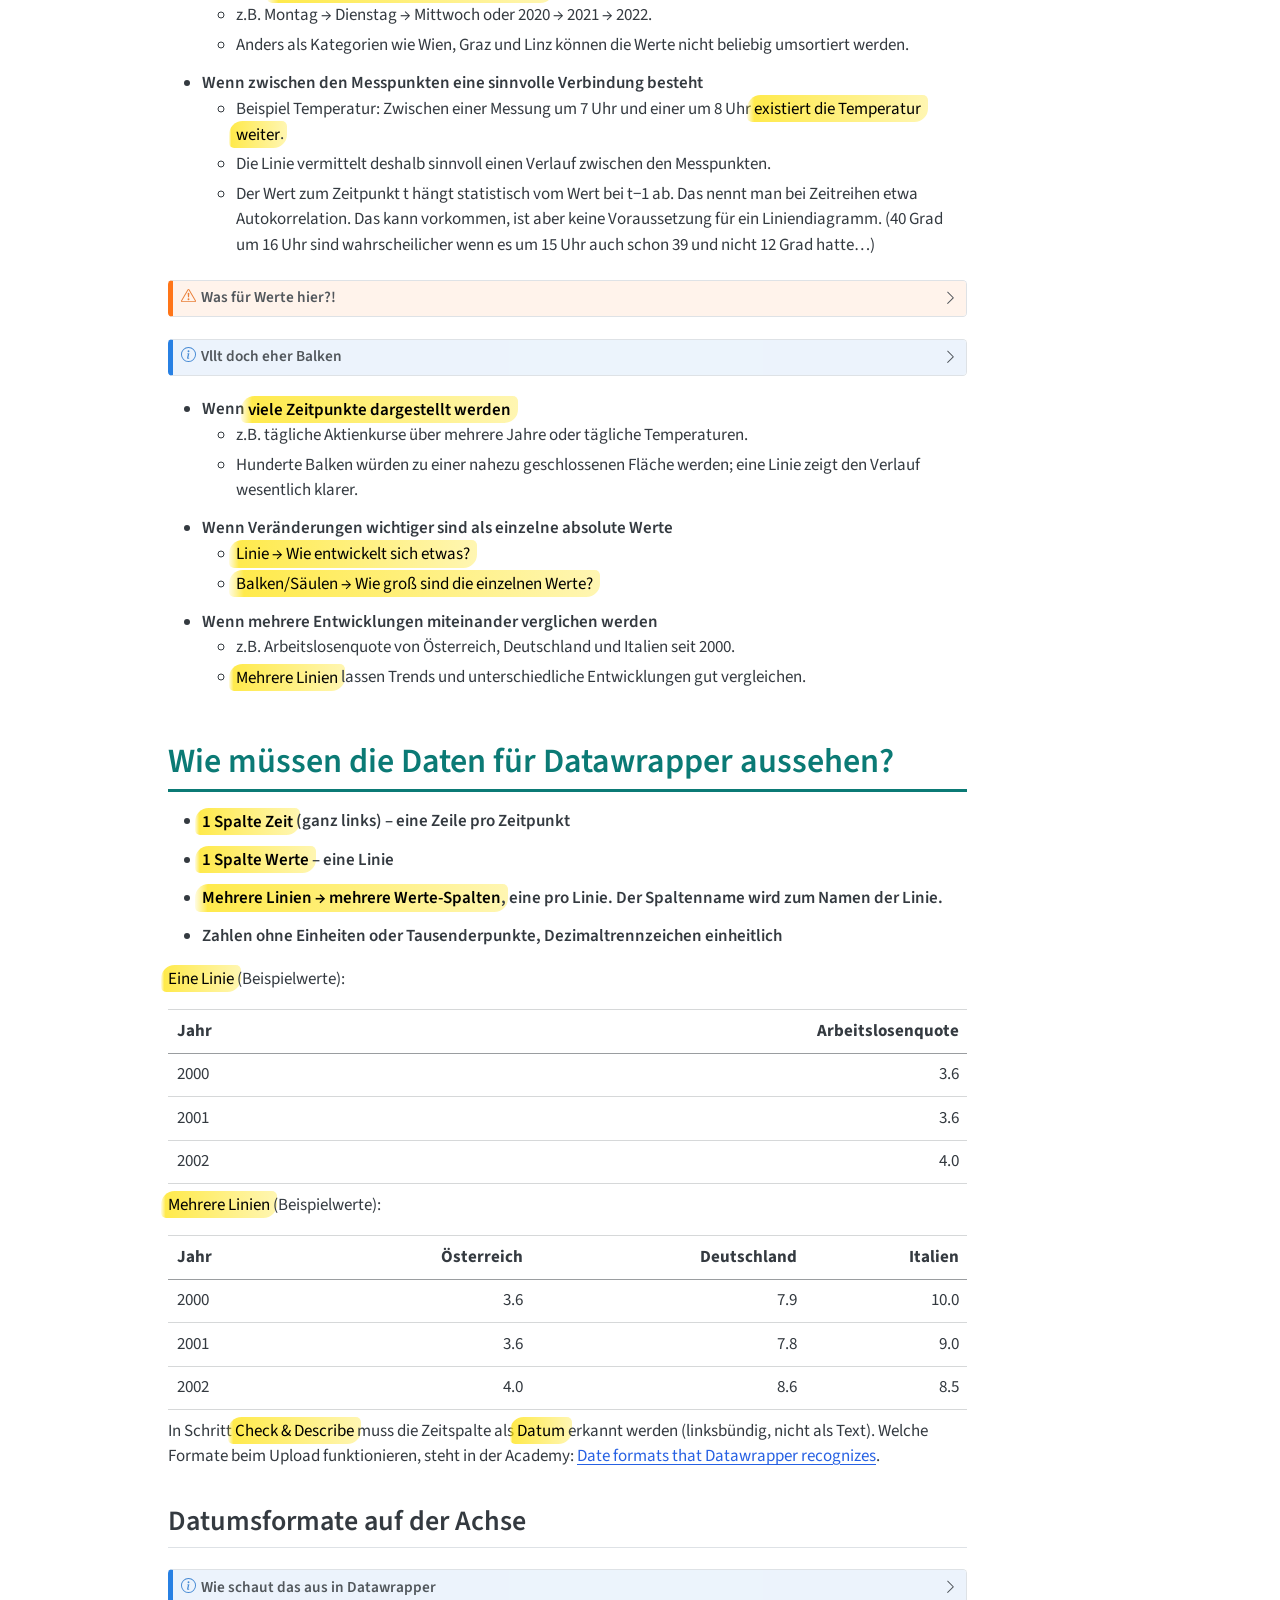
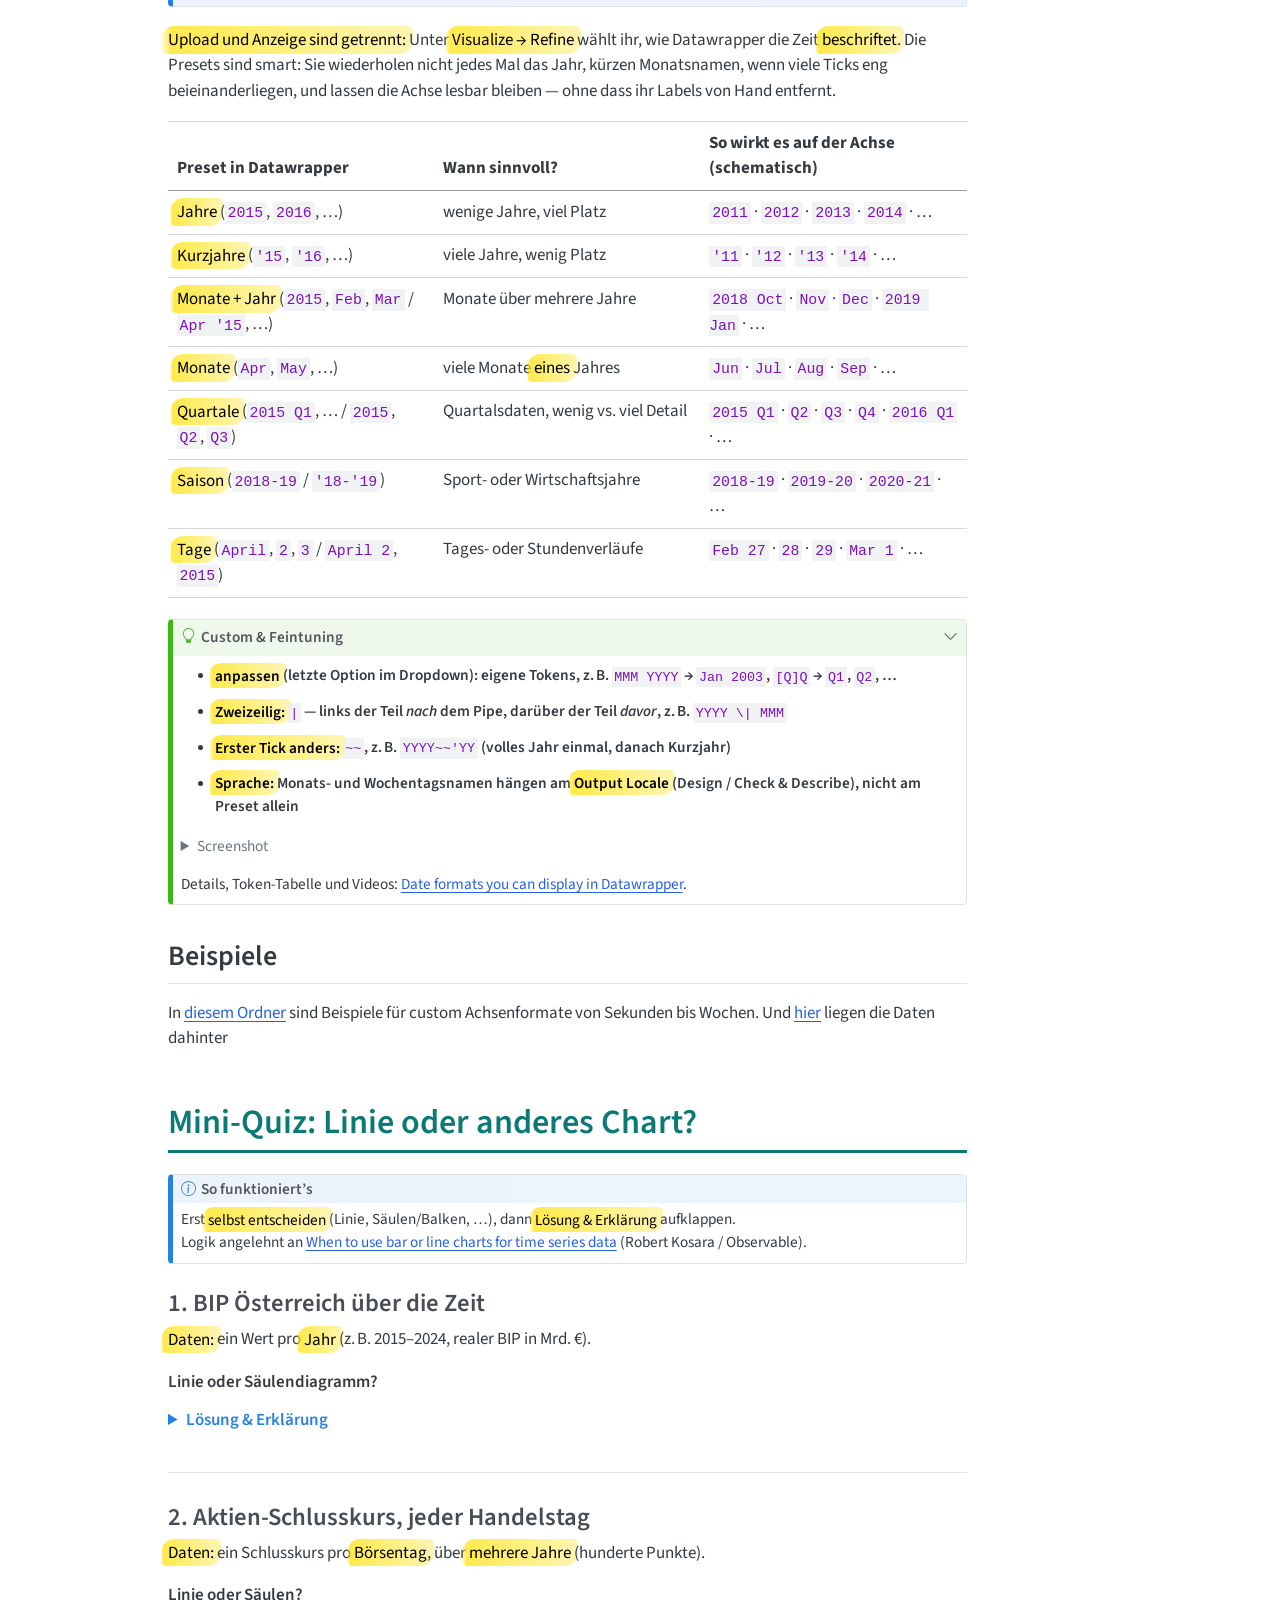
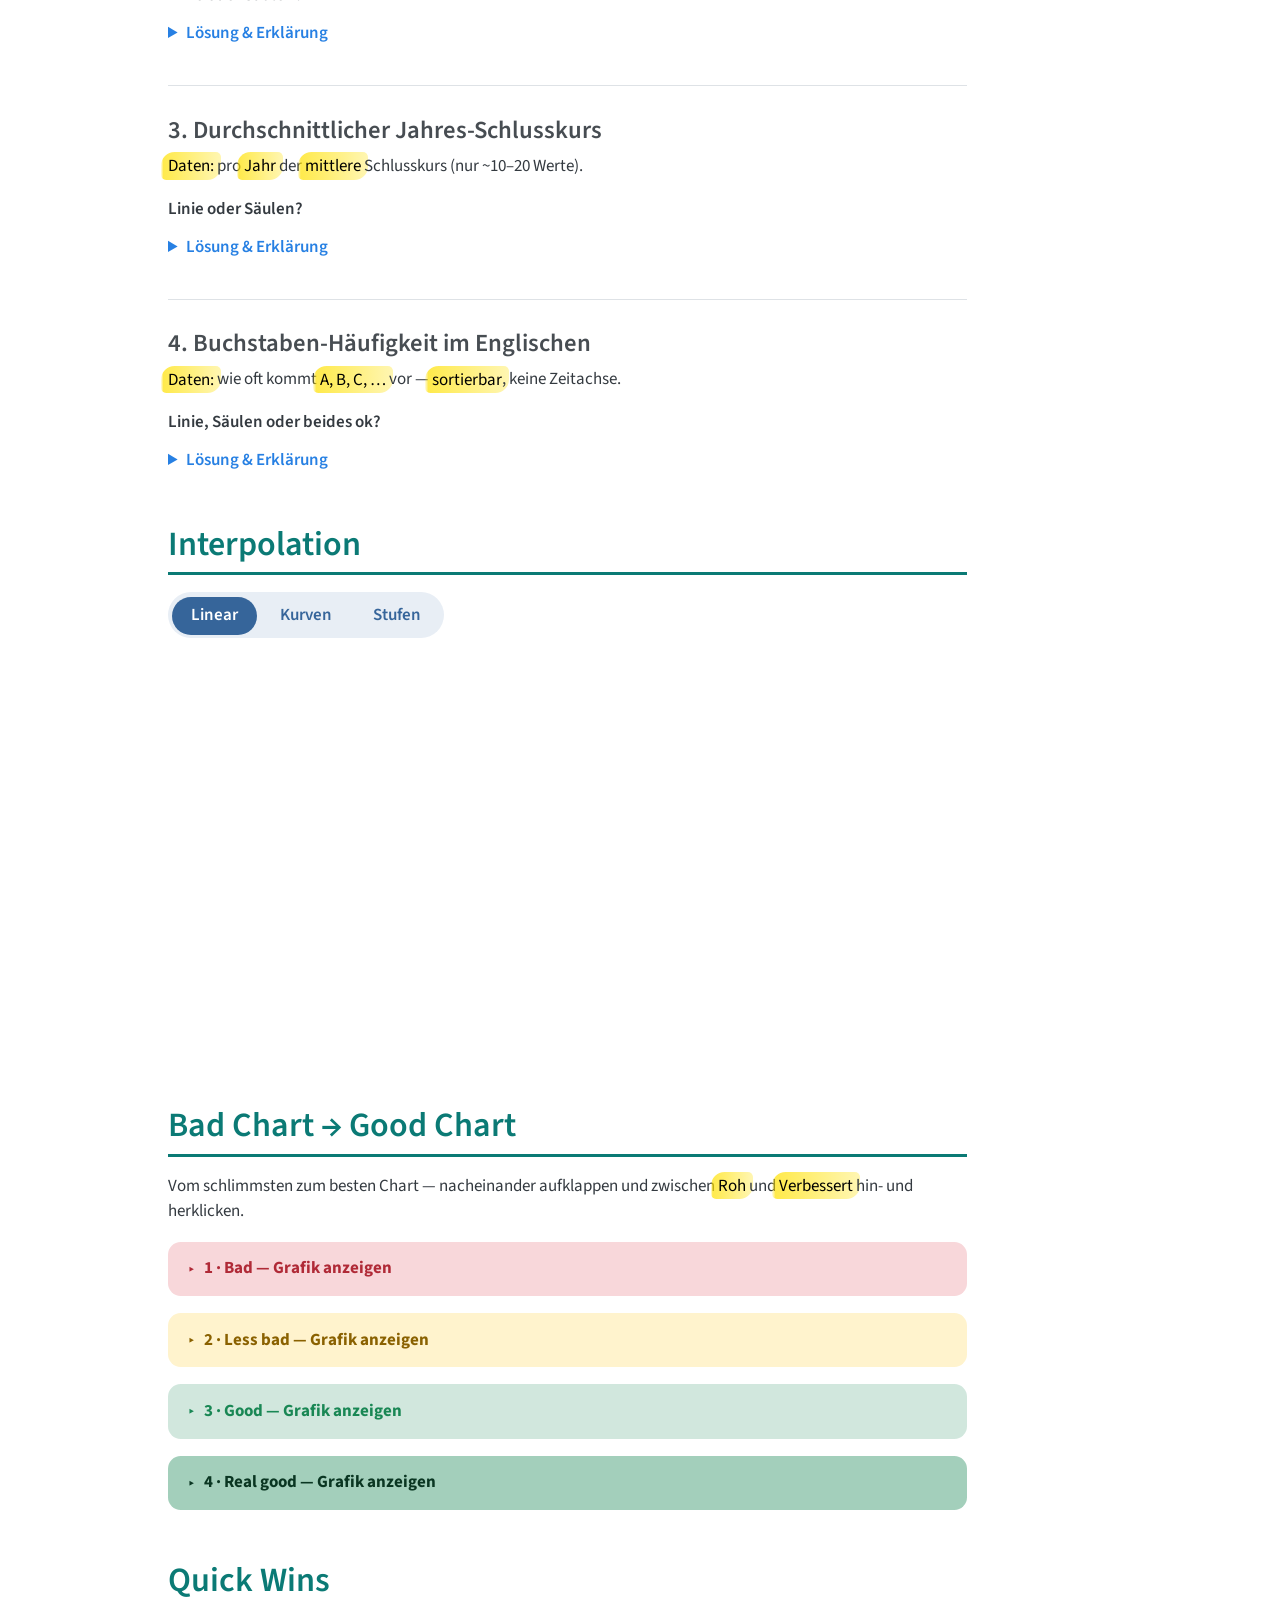
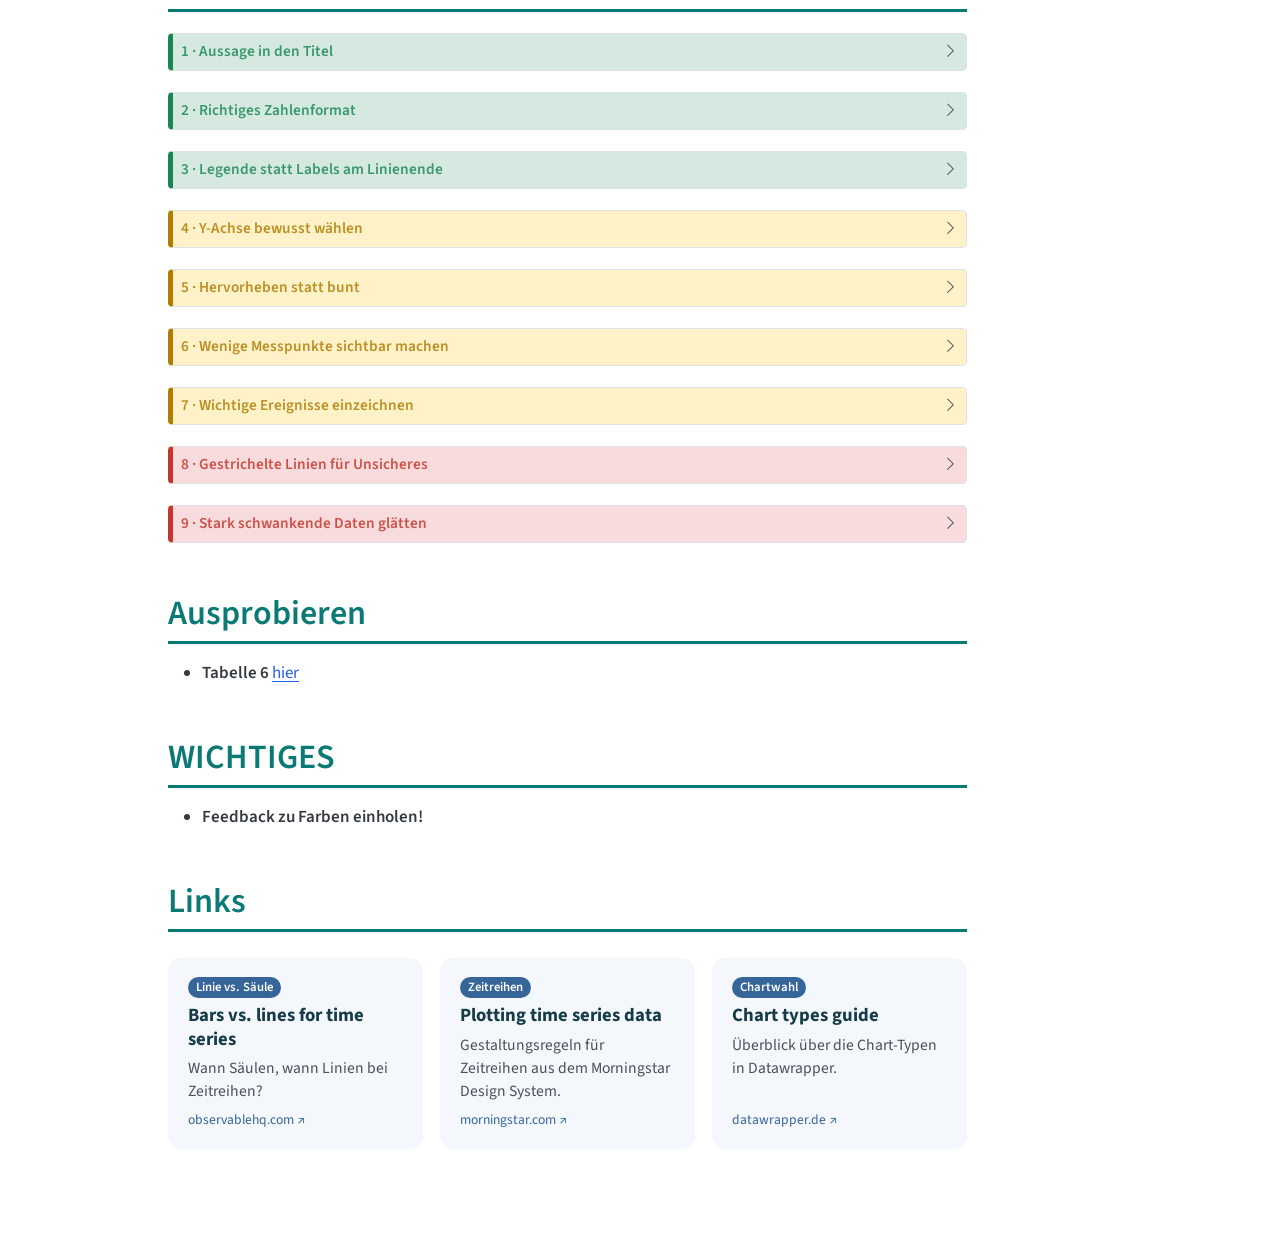
<file: docs/lektionen/lektion3.html>
<!DOCTYPE html>
<html xmlns="http://www.w3.org/1999/xhtml" lang="en" xml:lang="en"><head>

<meta charset="utf-8">
<meta name="generator" content="quarto-1.8.26">

<meta name="viewport" content="width=device-width, initial-scale=1.0, user-scalable=yes">

<meta name="author" content="Robin">
<meta name="dcterms.date" content="2026-10-01">
<meta name="description" content="Liniendiagramme 1x1">

<title>Chart &amp; Chill Vol. 3 – Chart &amp; Chill 📊</title>
<style>
code{white-space: pre-wrap;}
span.smallcaps{font-variant: small-caps;}
div.columns{display: flex; gap: min(4vw, 1.5em);}
div.column{flex: auto; overflow-x: auto;}
div.hanging-indent{margin-left: 1.5em; text-indent: -1.5em;}
ul.task-list{list-style: none;}
ul.task-list li input[type="checkbox"] {
  width: 0.8em;
  margin: 0 0.8em 0.2em -1em; /* quarto-specific, see https://github.com/quarto-dev/quarto-cli/issues/4556 */ 
  vertical-align: middle;
}
</style>


<script src="../site_libs/quarto-nav/quarto-nav.js"></script>
<script src="../site_libs/quarto-nav/headroom.min.js"></script>
<script src="../site_libs/clipboard/clipboard.min.js"></script>
<script src="../site_libs/quarto-search/autocomplete.umd.js"></script>
<script src="../site_libs/quarto-search/fuse.min.js"></script>
<script src="../site_libs/quarto-search/quarto-search.js"></script>
<meta name="quarto:offset" content="../">
<script src="../site_libs/quarto-html/quarto.js" type="module"></script>
<script src="../site_libs/quarto-html/tabsets/tabsets.js" type="module"></script>
<script src="../site_libs/quarto-html/axe/axe-check.js" type="module"></script>
<script src="../site_libs/quarto-html/popper.min.js"></script>
<script src="../site_libs/quarto-html/tippy.umd.min.js"></script>
<script src="../site_libs/quarto-html/anchor.min.js"></script>
<link href="../site_libs/quarto-html/tippy.css" rel="stylesheet">
<link href="../site_libs/quarto-html/quarto-syntax-highlighting-587c61ba64f3a5504c4d52d930310e48.css" rel="stylesheet" id="quarto-text-highlighting-styles">
<script src="../site_libs/bootstrap/bootstrap.min.js"></script>
<link href="../site_libs/bootstrap/bootstrap-icons.css" rel="stylesheet">
<link href="../site_libs/bootstrap/bootstrap-5b4ad623e5705c0698d39aec6f10cf02.min.css" rel="stylesheet" append-hash="true" id="quarto-bootstrap" data-mode="light">
<script id="quarto-search-options" type="application/json">{
  "location": "navbar",
  "copy-button": false,
  "collapse-after": 3,
  "panel-placement": "end",
  "type": "overlay",
  "limit": 50,
  "keyboard-shortcut": [
    "f",
    "/",
    "s"
  ],
  "show-item-context": false,
  "language": {
    "search-no-results-text": "No results",
    "search-matching-documents-text": "matching documents",
    "search-copy-link-title": "Copy link to search",
    "search-hide-matches-text": "Hide additional matches",
    "search-more-match-text": "more match in this document",
    "search-more-matches-text": "more matches in this document",
    "search-clear-button-title": "Clear",
    "search-text-placeholder": "",
    "search-detached-cancel-button-title": "Cancel",
    "search-submit-button-title": "Submit",
    "search-label": "Search"
  }
}</script>


<link rel="stylesheet" href="../styles.css">
</head>

<body class="nav-fixed quarto-light">

<div id="quarto-search-results"></div>
  <header id="quarto-header" class="headroom fixed-top">
    <nav class="navbar navbar-expand-lg " data-bs-theme="dark">
      <div class="navbar-container container-fluid">
      <div class="navbar-brand-container mx-auto">
    <a class="navbar-brand" href="../index.html">
    <span class="navbar-title">Chart &amp; Chill 📊</span>
    </a>
  </div>
            <div id="quarto-search" class="" title="Search"></div>
          <button class="navbar-toggler" type="button" data-bs-toggle="collapse" data-bs-target="#navbarCollapse" aria-controls="navbarCollapse" role="menu" aria-expanded="false" aria-label="Toggle navigation" onclick="if (window.quartoToggleHeadroom) { window.quartoToggleHeadroom(); }">
  <span class="navbar-toggler-icon"></span>
</button>
          <div class="collapse navbar-collapse" id="navbarCollapse">
            <ul class="navbar-nav navbar-nav-scroll me-auto">
  <li class="nav-item">
    <a class="nav-link" href="../index.html"> 
<span class="menu-text">Startseite</span></a>
  </li>  
  <li class="nav-item">
    <a class="nav-link" href="../lektionen.html"> 
<span class="menu-text">Lektionen</span></a>
  </li>  
  <li class="nav-item">
    <a class="nav-link" href="../nonnegotiables.html"> 
<span class="menu-text">Non Negotiables😬</span></a>
  </li>  
  <li class="nav-item">
    <a class="nav-link" href="../links.html"> 
<span class="menu-text">Links</span></a>
  </li>  
  <li class="nav-item">
    <a class="nav-link" href="../galerie.html"> 
<span class="menu-text">Galerie</span></a>
  </li>  
  <li class="nav-item">
    <a class="nav-link" href="../ueber.html"> 
<span class="menu-text">Über</span></a>
  </li>  
</ul>
          </div> <!-- /navcollapse -->
            <div class="quarto-navbar-tools">
</div>
      </div> <!-- /container-fluid -->
    </nav>
</header>
<!-- content -->
<div id="quarto-content" class="quarto-container page-columns page-rows-contents page-layout-article page-navbar">
<!-- sidebar -->
<!-- margin-sidebar -->
    <div id="quarto-margin-sidebar" class="sidebar margin-sidebar">
        <nav id="TOC" role="doc-toc" class="toc-active">
    <h2 id="toc-title">On this page</h2>
   
  <ul>
  <li><a href="#was-sind-liniendiaframme" id="toc-was-sind-liniendiaframme" class="nav-link active" data-scroll-target="#was-sind-liniendiaframme">Was sind Liniendiaframme?</a></li>
  <li><a href="#wann-sind-liniendiagramme-zu-verwenden" id="toc-wann-sind-liniendiagramme-zu-verwenden" class="nav-link" data-scroll-target="#wann-sind-liniendiagramme-zu-verwenden">Wann sind Liniendiagramme zu verwenden?</a></li>
  <li><a href="#wie-müssen-die-daten-für-datawrapper-aussehen" id="toc-wie-müssen-die-daten-für-datawrapper-aussehen" class="nav-link" data-scroll-target="#wie-müssen-die-daten-für-datawrapper-aussehen">Wie müssen die Daten für Datawrapper aussehen?</a>
  <ul class="collapse">
  <li><a href="#datumsformate-auf-der-achse" id="toc-datumsformate-auf-der-achse" class="nav-link" data-scroll-target="#datumsformate-auf-der-achse">Datumsformate auf der Achse</a></li>
  <li><a href="#beispiele" id="toc-beispiele" class="nav-link" data-scroll-target="#beispiele">Beispiele</a></li>
  </ul></li>
  <li><a href="#mini-quiz-linie-oder-anderes-chart" id="toc-mini-quiz-linie-oder-anderes-chart" class="nav-link" data-scroll-target="#mini-quiz-linie-oder-anderes-chart">Mini-Quiz: Linie oder anderes Chart?</a></li>
  <li><a href="#interpolation" id="toc-interpolation" class="nav-link" data-scroll-target="#interpolation">Interpolation</a></li>
  <li><a href="#bad-chart-good-chart" id="toc-bad-chart-good-chart" class="nav-link" data-scroll-target="#bad-chart-good-chart">Bad Chart → Good Chart</a></li>
  <li><a href="#quick-wins" id="toc-quick-wins" class="nav-link" data-scroll-target="#quick-wins">Quick Wins</a></li>
  <li><a href="#ausprobieren" id="toc-ausprobieren" class="nav-link" data-scroll-target="#ausprobieren">Ausprobieren</a></li>
  <li><a href="#wichtiges" id="toc-wichtiges" class="nav-link" data-scroll-target="#wichtiges">WICHTIGES</a></li>
  <li><a href="#links" id="toc-links" class="nav-link" data-scroll-target="#links">Links</a></li>
  </ul>
</nav>
    </div>
<!-- main -->
<main class="content" id="quarto-document-content">

<header id="title-block-header" class="quarto-title-block default">
<div class="quarto-title">
<h1 class="title">Chart &amp; Chill Vol. 3</h1>
</div>

<div>
  <div class="description">
    <strong>Liniendiagramme 1x1</strong>
  </div>
</div>


<div class="quarto-title-meta">

    <div>
    <div class="quarto-title-meta-heading">Author</div>
    <div class="quarto-title-meta-contents">
             <p>Robin </p>
          </div>
  </div>
    
    <div>
    <div class="quarto-title-meta-heading">Published</div>
    <div class="quarto-title-meta-contents">
      <p class="date">October 1, 2026</p>
    </div>
  </div>
  
    
  </div>
  


</header>


<section id="was-sind-liniendiaframme" class="level1">
<h1>Was sind Liniendiaframme?</h1>
<ul>
<li><p>eine der wichtigsten Grafikarten um Veränderungen über die Zeit darzustellen</p></li>
<li><p>häufig der <mark>Default in Datawrapper</mark></p></li>
<li><p>Stellen oft kontinuierliche Veränderungen über die Zeit dar</p>
<ul>
<li>innerhalb einer Stunde</li>
<li>eines Tages</li>
<li>eines Jahres</li>
<li>einer Dekade</li>
</ul></li>
<li><p>Die Reihenfolge der Datenpunkte von links nach rechts hat eine Bedeutung</p>
<ul>
<li>die <mark>Verbindung</mark> zwischen den Messungen/Datenpunkten suggerieren Daten (die eigentlich nicht existieren)</li>
</ul></li>
<li><p><mark>Häufig Entscheidung zwischen Balkendiagramm oder Liniendiagramm!</mark></p></li>
<li><p>Während Balkendiagramme auch für Darstellungen der Veränderung über Zeit verwendet werden können, können Liniendiagramme <mark>nicht</mark> für Kategorien verwendet werden!</p></li>
</ul>
<div class="chart-switch">
<div class="tabset-margin-container"></div><div class="panel-tabset">
<ul class="nav nav-tabs" role="tablist"><li class="nav-item" role="presentation"><a class="nav-link active" id="tabset-1-1-tab" data-bs-toggle="tab" data-bs-target="#tabset-1-1" role="tab" aria-controls="tabset-1-1" aria-selected="true" href="">No Go</a></li><li class="nav-item" role="presentation"><a class="nav-link" id="tabset-1-2-tab" data-bs-toggle="tab" data-bs-target="#tabset-1-2" role="tab" aria-controls="tabset-1-2" aria-selected="false" href="">No Go (kinda)</a></li></ul>
<div class="tab-content">
<div id="tabset-1-1" class="tab-pane active" role="tabpanel" aria-labelledby="tabset-1-1-tab">
<p><iframe title="Datawrapper-Grafik" data-dw-src="https://datawrapper.dwcdn.net/BDRjg/" src="about:blank" scrolling="no" frameborder="0" style="width: 100%; border: none;" height="400"></iframe></p>
</div>
<div id="tabset-1-2" class="tab-pane" role="tabpanel" aria-labelledby="tabset-1-2-tab">
<p><iframe title="Datawrapper-Grafik" data-dw-src="https://datawrapper.dwcdn.net/Apfo3/" src="about:blank" scrolling="no" frameborder="0" style="width: 100%; border: none;" height="400"></iframe></p>
</div>
</div>
</div>
</div>
<div class="callout callout-style-default callout-tip callout-titled">
<div class="callout-header d-flex align-content-center collapsed" data-bs-toggle="collapse" data-bs-target=".callout-1-contents" aria-controls="callout-1" aria-expanded="false" aria-label="Toggle callout">
<div class="callout-icon-container">
<i class="callout-icon"></i>
</div>
<div class="callout-title-container flex-fill">
<span class="screen-reader-only">Tip</span>X-Achse
</div>
<div class="callout-btn-toggle d-inline-block border-0 py-1 ps-1 pe-0 float-end"><i class="callout-toggle"></i></div>
</div>
<div id="callout-1" class="callout-1-contents callout-collapse collapse">
<div class="callout-body-container callout-body">
<p><mark>Häufig Zeit</mark></p>
<ul>
<li>Minuten</li>
<li>Stunden</li>
<li>Tage</li>
<li>…</li>
</ul>
<p>Müssen in einem bestimmten Format für Datawrapper vorliegen!!</p>
</div>
</div>
</div>
<div class="callout callout-style-default callout-tip callout-titled">
<div class="callout-header d-flex align-content-center collapsed" data-bs-toggle="collapse" data-bs-target=".callout-2-contents" aria-controls="callout-2" aria-expanded="false" aria-label="Toggle callout">
<div class="callout-icon-container">
<i class="callout-icon"></i>
</div>
<div class="callout-title-container flex-fill">
<span class="screen-reader-only">Tip</span>Y-Achse
</div>
<div class="callout-btn-toggle d-inline-block border-0 py-1 ps-1 pe-0 float-end"><i class="callout-toggle"></i></div>
</div>
<div id="callout-2" class="callout-2-contents callout-collapse collapse">
<div class="callout-body-container callout-body">
<p><mark>Numerischer Wert</mark></p>
<ul>
<li>Temperatur</li>
<li>Arbeitslosenquote</li>
<li>Einkommen</li>
<li>…</li>
</ul>
</div>
</div>
</div>
</section>
<section id="wann-sind-liniendiagramme-zu-verwenden" class="level1">
<h1>Wann sind Liniendiagramme zu verwenden?</h1>
<ul>
<li>Wenn eine <mark>Entwicklung über Zeit</mark> gezeigt werden soll
<ul>
<li>Trends, Anstiege, Rückgänge und Wendepunkte werden besonders gut sichtbar.</li>
</ul></li>
<li>Wenn die <mark>Reihenfolge der Datenpunkte wichtig</mark> ist
<ul>
<li>z.B. Montag → Dienstag → Mittwoch oder 2020 → 2021 → 2022.</li>
<li>Anders als Kategorien wie Wien, Graz und Linz können die Werte nicht beliebig umsortiert werden.</li>
</ul></li>
<li>Wenn zwischen den Messpunkten eine sinnvolle Verbindung besteht
<ul>
<li>Beispiel Temperatur: Zwischen einer Messung um 7 Uhr und einer um 8 Uhr <mark>existiert die Temperatur weiter</mark>.</li>
<li>Die Linie vermittelt deshalb sinnvoll einen Verlauf zwischen den Messpunkten.</li>
<li>Der Wert zum Zeitpunkt t hängt statistisch vom Wert bei t−1 ab. Das nennt man bei Zeitreihen etwa Autokorrelation. Das kann vorkommen, ist aber keine Voraussetzung für ein Liniendiagramm. (40 Grad um 16 Uhr sind wahrscheilicher wenn es um 15 Uhr auch schon 39 und nicht 12 Grad hatte…)</li>
</ul></li>
</ul>
<div class="callout callout-style-default callout-warning callout-titled">
<div class="callout-header d-flex align-content-center collapsed" data-bs-toggle="collapse" data-bs-target=".callout-3-contents" aria-controls="callout-3" aria-expanded="false" aria-label="Toggle callout">
<div class="callout-icon-container">
<i class="callout-icon"></i>
</div>
<div class="callout-title-container flex-fill">
<span class="screen-reader-only">Warning</span>Was für Werte hier?!
</div>
<div class="callout-btn-toggle d-inline-block border-0 py-1 ps-1 pe-0 float-end"><i class="callout-toggle"></i></div>
</div>
<div id="callout-3" class="callout-3-contents callout-collapse collapse">
<div class="callout-body-container callout-body">
<p><iframe title="BIP pro Jahr" data-dw-src="https://datawrapper.dwcdn.net/8kIkw/" src="about:blank" scrolling="no" frameborder="0" style="width: 100%; border: none;" height="414"></iframe></p>
</div>
</div>
</div>
<div class="callout callout-style-default callout-note callout-titled">
<div class="callout-header d-flex align-content-center collapsed" data-bs-toggle="collapse" data-bs-target=".callout-4-contents" aria-controls="callout-4" aria-expanded="false" aria-label="Toggle callout">
<div class="callout-icon-container">
<i class="callout-icon"></i>
</div>
<div class="callout-title-container flex-fill">
<span class="screen-reader-only">Note</span>Vllt doch eher Balken
</div>
<div class="callout-btn-toggle d-inline-block border-0 py-1 ps-1 pe-0 float-end"><i class="callout-toggle"></i></div>
</div>
<div id="callout-4" class="callout-4-contents callout-collapse collapse">
<div class="callout-body-container callout-body">
<p><iframe title="BIP pro Jahr" data-dw-src="https://datawrapper.dwcdn.net/E2Pet/" src="about:blank" scrolling="no" frameborder="0" style="width: 100%; border: none;" height="414"></iframe></p>
</div>
</div>
</div>
<ul>
<li>Wenn <mark>viele Zeitpunkte dargestellt werden</mark>
<ul>
<li>z.B. tägliche Aktienkurse über mehrere Jahre oder tägliche Temperaturen.</li>
<li>Hunderte Balken würden zu einer nahezu geschlossenen Fläche werden; eine Linie zeigt den Verlauf wesentlich klarer.</li>
</ul></li>
<li>Wenn Veränderungen wichtiger sind als einzelne absolute Werte
<ul>
<li><mark>Linie → Wie entwickelt sich etwas?</mark></li>
<li><mark>Balken/Säulen → Wie groß sind die einzelnen Werte?</mark></li>
</ul></li>
<li>Wenn mehrere Entwicklungen miteinander verglichen werden
<ul>
<li>z.B. Arbeitslosenquote von Österreich, Deutschland und Italien seit 2000.</li>
<li><mark>Mehrere Linien</mark> lassen Trends und unterschiedliche Entwicklungen gut vergleichen.</li>
</ul></li>
</ul>
</section>
<section id="wie-müssen-die-daten-für-datawrapper-aussehen" class="level1">
<h1>Wie müssen die Daten für Datawrapper aussehen?</h1>
<ul>
<li><mark>1 Spalte Zeit</mark> (ganz links) – eine Zeile pro Zeitpunkt</li>
<li><mark>1 Spalte Werte</mark> – eine Linie</li>
<li><mark>Mehrere Linien → mehrere Werte-Spalten</mark>, eine pro Linie. Der Spaltenname wird zum Namen der Linie.</li>
<li>Zahlen ohne Einheiten oder Tausenderpunkte, Dezimaltrennzeichen einheitlich</li>
</ul>
<p><mark>Eine Linie</mark> (Beispielwerte):</p>
<table class="caption-top table">
<thead>
<tr class="header">
<th style="text-align: left;">Jahr</th>
<th style="text-align: right;">Arbeitslosenquote</th>
</tr>
</thead>
<tbody>
<tr class="odd">
<td style="text-align: left;">2000</td>
<td style="text-align: right;">3.6</td>
</tr>
<tr class="even">
<td style="text-align: left;">2001</td>
<td style="text-align: right;">3.6</td>
</tr>
<tr class="odd">
<td style="text-align: left;">2002</td>
<td style="text-align: right;">4.0</td>
</tr>
</tbody>
</table>
<p><mark>Mehrere Linien</mark> (Beispielwerte):</p>
<table class="caption-top table">
<thead>
<tr class="header">
<th style="text-align: left;">Jahr</th>
<th style="text-align: right;">Österreich</th>
<th style="text-align: right;">Deutschland</th>
<th style="text-align: right;">Italien</th>
</tr>
</thead>
<tbody>
<tr class="odd">
<td style="text-align: left;">2000</td>
<td style="text-align: right;">3.6</td>
<td style="text-align: right;">7.9</td>
<td style="text-align: right;">10.0</td>
</tr>
<tr class="even">
<td style="text-align: left;">2001</td>
<td style="text-align: right;">3.6</td>
<td style="text-align: right;">7.8</td>
<td style="text-align: right;">9.0</td>
</tr>
<tr class="odd">
<td style="text-align: left;">2002</td>
<td style="text-align: right;">4.0</td>
<td style="text-align: right;">8.6</td>
<td style="text-align: right;">8.5</td>
</tr>
</tbody>
</table>
<p>In Schritt <mark>Check &amp; Describe</mark> muss die Zeitspalte als <mark>Datum</mark> erkannt werden (linksbündig, nicht als Text). Welche Formate beim Upload funktionieren, steht in der Academy: <a href="https://academy.datawrapper.de/article/218-date-formats-that-datawrapper-recognizes">Date formats that Datawrapper recognizes</a>.</p>
<section id="datumsformate-auf-der-achse" class="level2">
<h2 class="anchored" data-anchor-id="datumsformate-auf-der-achse">Datumsformate auf der Achse</h2>
<div class="callout callout-style-default callout-note callout-titled">
<div class="callout-header d-flex align-content-center collapsed" data-bs-toggle="collapse" data-bs-target=".callout-5-contents" aria-controls="callout-5" aria-expanded="false" aria-label="Toggle callout">
<div class="callout-icon-container">
<i class="callout-icon"></i>
</div>
<div class="callout-title-container flex-fill">
<span class="screen-reader-only">Note</span>Wie schaut das aus in Datawrapper
</div>
<div class="callout-btn-toggle d-inline-block border-0 py-1 ps-1 pe-0 float-end"><i class="callout-toggle"></i></div>
</div>
<div id="callout-5" class="callout-5-contents callout-collapse collapse">
<div class="callout-body-container callout-body">
<p><img src="../images/lektion3/formats.png" class="img-fluid"></p>
</div>
</div>
</div>
<p><mark>Upload und Anzeige sind getrennt:</mark> Unter <mark>Visualize → Refine</mark> wählt ihr, wie Datawrapper die Zeit <mark>beschriftet</mark>. Die Presets sind smart: Sie wiederholen nicht jedes Mal das Jahr, kürzen Monatsnamen, wenn viele Ticks eng beieinanderliegen, und lassen die Achse lesbar bleiben — ohne dass ihr Labels von Hand entfernt.</p>
<table class="caption-top table">
<colgroup>
<col style="width: 33%">
<col style="width: 33%">
<col style="width: 33%">
</colgroup>
<thead>
<tr class="header">
<th style="text-align: left;">Preset in Datawrapper</th>
<th style="text-align: left;">Wann sinnvoll?</th>
<th style="text-align: left;">So wirkt es auf der Achse (schematisch)</th>
</tr>
</thead>
<tbody>
<tr class="odd">
<td style="text-align: left;"><mark>Jahre</mark> (<code>2015</code>, <code>2016</code>, …)</td>
<td style="text-align: left;">wenige Jahre, viel Platz</td>
<td style="text-align: left;"><code>2011</code> · <code>2012</code> · <code>2013</code> · <code>2014</code> · …</td>
</tr>
<tr class="even">
<td style="text-align: left;"><mark>Kurzjahre</mark> (<code>'15</code>, <code>'16</code>, …)</td>
<td style="text-align: left;">viele Jahre, wenig Platz</td>
<td style="text-align: left;"><code>'11</code> · <code>'12</code> · <code>'13</code> · <code>'14</code> · …</td>
</tr>
<tr class="odd">
<td style="text-align: left;"><mark>Monate + Jahr</mark> (<code>2015</code>, <code>Feb</code>, <code>Mar</code> / <code>Apr '15</code>, …)</td>
<td style="text-align: left;">Monate über mehrere Jahre</td>
<td style="text-align: left;"><code>2018 Oct</code> · <code>Nov</code> · <code>Dec</code> · <code>2019 Jan</code> · …</td>
</tr>
<tr class="even">
<td style="text-align: left;"><mark>Monate</mark> (<code>Apr</code>, <code>May</code>, …)</td>
<td style="text-align: left;">viele Monate <mark>eines</mark> Jahres</td>
<td style="text-align: left;"><code>Jun</code> · <code>Jul</code> · <code>Aug</code> · <code>Sep</code> · …</td>
</tr>
<tr class="odd">
<td style="text-align: left;"><mark>Quartale</mark> (<code>2015 Q1</code>, … / <code>2015</code>, <code>Q2</code>, <code>Q3</code>)</td>
<td style="text-align: left;">Quartalsdaten, wenig vs.&nbsp;viel Detail</td>
<td style="text-align: left;"><code>2015 Q1</code> · <code>Q2</code> · <code>Q3</code> · <code>Q4</code> · <code>2016 Q1</code> · …</td>
</tr>
<tr class="even">
<td style="text-align: left;"><mark>Saison</mark> (<code>2018-19</code> / <code>'18-'19</code>)</td>
<td style="text-align: left;">Sport- oder Wirtschaftsjahre</td>
<td style="text-align: left;"><code>2018-19</code> · <code>2019-20</code> · <code>2020-21</code> · …</td>
</tr>
<tr class="odd">
<td style="text-align: left;"><mark>Tage</mark> (<code>April</code>, <code>2</code>, <code>3</code> / <code>April 2</code>, <code>2015</code>)</td>
<td style="text-align: left;">Tages- oder Stundenverläufe</td>
<td style="text-align: left;"><code>Feb 27</code> · <code>28</code> · <code>29</code> · <code>Mar 1</code> · …</td>
</tr>
</tbody>
</table>
<div class="callout callout-style-default callout-tip callout-titled">
<div class="callout-header d-flex align-content-center" data-bs-toggle="collapse" data-bs-target=".callout-6-contents" aria-controls="callout-6" aria-expanded="true" aria-label="Toggle callout">
<div class="callout-icon-container">
<i class="callout-icon"></i>
</div>
<div class="callout-title-container flex-fill">
<span class="screen-reader-only">Tip</span>Custom &amp; Feintuning
</div>
<div class="callout-btn-toggle d-inline-block border-0 py-1 ps-1 pe-0 float-end"><i class="callout-toggle"></i></div>
</div>
<div id="callout-6" class="callout-6-contents callout-collapse collapse show">
<div class="callout-body-container callout-body">
<ul>
<li><mark>anpassen</mark> (letzte Option im Dropdown): eigene Tokens, z. B. <code>MMM YYYY</code> → <code>Jan 2003</code>, <code>[Q]Q</code> → <code>Q1</code>, <code>Q2</code>, …</li>
<li><mark>Zweizeilig:</mark> <code>|</code> — links der Teil <em>nach</em> dem Pipe, darüber der Teil <em>davor</em>, z. B. <code>YYYY \| MMM</code></li>
<li><mark>Erster Tick anders:</mark> <code>~~</code>, z. B. <code>YYYY~~'YY</code> (volles Jahr einmal, danach Kurzjahr)</li>
<li><mark>Sprache:</mark> Monats- und Wochentagsnamen hängen am <mark>Output Locale</mark> (Design / Check &amp; Describe), nicht am Preset allein</li>
</ul>
<details>
<summary>
Screenshot
</summary>
<img src="../images/lektion3/anpassen.png" class="img-fluid">
</details>
<p>Details, Token-Tabelle und Videos: <a href="https://academy.datawrapper.de/article/199-custom-date-formats-that-you-can-display-in-datawrapper">Date formats you can display in Datawrapper</a>.</p>
</div>
</div>
</div>
</section>
<section id="beispiele" class="level2">
<h2 class="anchored" data-anchor-id="beispiele">Beispiele</h2>
<p>In <a href="https://app.datawrapper.de/der-standard/archive/team/der-standard/445375">diesem Ordner</a> sind Beispiele für custom Achsenformate von Sekunden bis Wochen. Und <a href="https://docs.google.com/spreadsheets/d/1JFeUvCWh76aeUXcFk8RUxI_pyGfCPcY_kIpqAMJHVIA/edit?gid=886860283#gid=886860283">hier</a> liegen die Daten dahinter</p>
</section>
</section>
<section id="mini-quiz-linie-oder-anderes-chart" class="level1">
<h1>Mini-Quiz: Linie oder anderes Chart?</h1>
<div class="callout callout-style-default callout-note callout-titled" title="So funktioniert’s">
<div class="callout-header d-flex align-content-center">
<div class="callout-icon-container">
<i class="callout-icon"></i>
</div>
<div class="callout-title-container flex-fill">
<span class="screen-reader-only">Note</span>So funktioniert’s
</div>
</div>
<div class="callout-body-container callout-body">
<p>Erst <mark>selbst entscheiden</mark> (Linie, Säulen/Balken, …), dann <mark>Lösung &amp; Erklärung</mark> aufklappen.<br>
Logik angelehnt an <a href="https://observablehq.com/blog/bars-vs-lines-time-series-data">When to use bar or line charts for time series data</a> (Robert Kosara / Observable).</p>
</div>
</div>
<div class="chart-quiz">
<section id="bip-österreich-über-die-zeit" class="level3 chart-quiz-item">
<h3 class="anchored" data-anchor-id="bip-österreich-über-die-zeit">1. BIP Österreich über die Zeit</h3>
<p><mark>Daten:</mark> ein Wert pro <mark>Jahr</mark> (z. B. 2015–2024, realer BIP in Mrd. €).</p>
<p class="quiz-prompt">
Linie oder Säulendiagramm?
</p>
<details>
<summary>
Lösung &amp; Erklärung
</summary>
<p><mark>→ Säulendiagramm</mark> (in Datawrapper: <em>Column chart</em>)</p>
<p>Pro Jahr gibt es <mark>genau einen</mark> Wert. Zwischen zwei Jahrespunkten „existiert“ kein verlässlicher Verlauf — im Gegensatz zur Temperatur, die zwischen 7 und 8 Uhr alle Werte dazwischen durchläuft. Eine Linie <mark>suggeriert</mark> ständige Veränderung; bei wenigen Jahreswerten sind <mark>Säulen</mark> oft klarer und ehrlicher.</p>
<p><em>Ausnahme:</em> Viele Jahrespunkte, Fokus auf <mark>Trend</mark> statt Einzeljahre — dann kann eine Linie trotzdem sinnvoll sein (Geschmack + Kontext).</p>
</details>
</section>
<section id="aktien-schlusskurs-jeder-handelstag" class="level3 chart-quiz-item">
<h3 class="anchored" data-anchor-id="aktien-schlusskurs-jeder-handelstag">2. Aktien-Schlusskurs, jeder Handelstag</h3>
<p><mark>Daten:</mark> ein Schlusskurs pro <mark>Börsentag</mark>, über <mark>mehrere Jahre</mark> (hunderte Punkte).</p>
<p class="quiz-prompt">
Linie oder Säulen?
</p>
<details>
<summary>
Lösung &amp; Erklärung
</summary>
<p><mark>→ Linie</mark></p>
<p>Viele Messpunkte auf wenig Platz — der Verlauf steht im Mittelpunkt. Technisch ist der Kurs nicht „glatt“ (nur ein Wert pro Tag), aber die Dichte der Punkte macht eine Linie <mark>lesbarer</mark> als hunderte Säulen.</p>
</details>
</section>
<section id="durchschnittlicher-jahres-schlusskurs" class="level3 chart-quiz-item">
<h3 class="anchored" data-anchor-id="durchschnittlicher-jahres-schlusskurs">3. Durchschnittlicher Jahres-Schlusskurs</h3>
<p><mark>Daten:</mark> pro <mark>Jahr</mark> der <mark>mittlere</mark> Schlusskurs (nur ~10–20 Werte).</p>
<p class="quiz-prompt">
Linie oder Säulen?
</p>
<details>
<summary>
Lösung &amp; Erklärung
</summary>
<p><mark>→ Säulen</mark></p>
<p>Ihr habt die Zeitreihe <mark>aggregiert</mark>: ein Wert pro Jahr. Das ist wieder <mark>diskret</mark> — wie im Observable-Beispiel mit dem jährlichen Apple-Durchschnitt. Säulen vergleichen die Jahre direkt; eine Linie wirkt hier oft künstlich glatt.</p>
</details>
</section>
<section id="buchstaben-häufigkeit-im-englischen" class="level3 chart-quiz-item">
<h3 class="anchored" data-anchor-id="buchstaben-häufigkeit-im-englischen">4. Buchstaben-Häufigkeit im Englischen</h3>
<p><mark>Daten:</mark> wie oft kommt <mark>A, B, C, …</mark> vor — <mark>sortierbar</mark>, keine Zeitachse.</p>
<p class="quiz-prompt">
Linie, Säulen oder beides ok?
</p>
<details>
<summary>
Lösung &amp; Erklärung
</summary>
<p><mark>→ Säulen — keine Linie</mark></p>
<p>Das sind <mark>Kategorien</mark>, keine kontinuierliche Zeit. Sortiert ihr die Buchstaben um, <mark>knickt</mark> die Linie wild, obwohl sich die Werte nicht geändert haben — reine Irreführung. Säulen bleiben lesbar, egal in welcher Reihenfolge.</p>
</details>
</section>
</div>
</section>
<section id="interpolation" class="level1">
<h1>Interpolation</h1>
<div class="chart-switch">
<div class="tabset-margin-container"></div><div class="panel-tabset">
<ul class="nav nav-tabs" role="tablist"><li class="nav-item" role="presentation"><a class="nav-link active" id="tabset-2-1-tab" data-bs-toggle="tab" data-bs-target="#tabset-2-1" role="tab" aria-controls="tabset-2-1" aria-selected="true" href="">Linear</a></li><li class="nav-item" role="presentation"><a class="nav-link" id="tabset-2-2-tab" data-bs-toggle="tab" data-bs-target="#tabset-2-2" role="tab" aria-controls="tabset-2-2" aria-selected="false" href="">Kurven</a></li><li class="nav-item" role="presentation"><a class="nav-link" id="tabset-2-3-tab" data-bs-toggle="tab" data-bs-target="#tabset-2-3" role="tab" aria-controls="tabset-2-3" aria-selected="false" href="">Stufen</a></li></ul>
<div class="tab-content">
<div id="tabset-2-1" class="tab-pane active" role="tabpanel" aria-labelledby="tabset-2-1-tab">
<p><iframe title="Interpolation: linear" data-dw-src="https://datawrapper.dwcdn.net/pTsIH/" src="about:blank" scrolling="no" frameborder="0" style="width: 100%; border: none;" height="400"></iframe></p>
</div>
<div id="tabset-2-2" class="tab-pane" role="tabpanel" aria-labelledby="tabset-2-2-tab">
<p><iframe title="Interpolation: Kurven" data-dw-src="https://datawrapper.dwcdn.net/ukdz9/" src="about:blank" scrolling="no" frameborder="0" style="width: 100%; border: none;" height="400"></iframe></p>
</div>
<div id="tabset-2-3" class="tab-pane" role="tabpanel" aria-labelledby="tabset-2-3-tab">
<p><iframe title="Interpolation: Stufen" data-dw-src="https://datawrapper.dwcdn.net/CfntJ/" src="about:blank" scrolling="no" frameborder="0" style="width: 100%; border: none;" height="400"></iframe></p>
</div>
</div>
</div>
</div>
</section>
<section id="bad-chart-good-chart" class="level1">
<h1>Bad Chart → Good Chart</h1>
<p>Vom schlimmsten zum besten Chart — nacheinander aufklappen und zwischen <mark>Roh</mark> und <mark>Verbessert</mark> hin- und herklicken.</p>
<div class="chart-example-bad">
<details class="chart-reveal">
<summary>
1 · Bad — Grafik anzeigen
</summary>
<div class="tabset-margin-container"></div><div class="panel-tabset">
<ul class="nav nav-tabs" role="tablist"><li class="nav-item" role="presentation"><a class="nav-link active" id="tabset-3-1-tab" data-bs-toggle="tab" data-bs-target="#tabset-3-1" role="tab" aria-controls="tabset-3-1" aria-selected="true" href="">Roh</a></li><li class="nav-item" role="presentation"><a class="nav-link" id="tabset-3-2-tab" data-bs-toggle="tab" data-bs-target="#tabset-3-2" role="tab" aria-controls="tabset-3-2" aria-selected="false" href="">Verbessert</a></li></ul>
<div class="tab-content">
<div id="tabset-3-1" class="tab-pane active" role="tabpanel" aria-labelledby="tabset-3-1-tab">
<p><iframe title="Datawrapper-Grafik" data-dw-src="https://datawrapper.dwcdn.net/C2IGd/" src="about:blank" scrolling="no" frameborder="0" style="width: 100%; border: none;" height="400"></iframe></p>
</div>
<div id="tabset-3-2" class="tab-pane" role="tabpanel" aria-labelledby="tabset-3-2-tab">
<p><iframe title="Datawrapper-Grafik" data-dw-src="https://datawrapper.dwcdn.net/uHVDZ/" src="about:blank" scrolling="no" frameborder="0" style="width: 100%; border: none;" height="400"></iframe></p>
</div>
</div>
</div>
</details>
</div>
<div class="chart-example-less-bad">
<details class="chart-reveal">
<summary>
2 · Less bad — Grafik anzeigen
</summary>
<div class="tabset-margin-container"></div><div class="panel-tabset">
<ul class="nav nav-tabs" role="tablist"><li class="nav-item" role="presentation"><a class="nav-link active" id="tabset-4-1-tab" data-bs-toggle="tab" data-bs-target="#tabset-4-1" role="tab" aria-controls="tabset-4-1" aria-selected="true" href="">Roh</a></li><li class="nav-item" role="presentation"><a class="nav-link" id="tabset-4-2-tab" data-bs-toggle="tab" data-bs-target="#tabset-4-2" role="tab" aria-controls="tabset-4-2" aria-selected="false" href="">Verbessert</a></li></ul>
<div class="tab-content">
<div id="tabset-4-1" class="tab-pane active" role="tabpanel" aria-labelledby="tabset-4-1-tab">
<p><iframe title="Datawrapper-Grafik" data-dw-src="https://datawrapper.dwcdn.net/r94HO/" src="about:blank" scrolling="no" frameborder="0" style="width: 100%; border: none;" height="400"></iframe></p>
</div>
<div id="tabset-4-2" class="tab-pane" role="tabpanel" aria-labelledby="tabset-4-2-tab">
<p><iframe title="Datawrapper-Grafik" data-dw-src="https://datawrapper.dwcdn.net/37ptv/" src="about:blank" scrolling="no" frameborder="0" style="width: 100%; border: none;" height="400"></iframe></p>
</div>
</div>
</div>
</details>
</div>
<div class="chart-example-good">
<details class="chart-reveal">
<summary>
3 · Good — Grafik anzeigen
</summary>
<div class="tabset-margin-container"></div><div class="panel-tabset">
<ul class="nav nav-tabs" role="tablist"><li class="nav-item" role="presentation"><a class="nav-link active" id="tabset-5-1-tab" data-bs-toggle="tab" data-bs-target="#tabset-5-1" role="tab" aria-controls="tabset-5-1" aria-selected="true" href="">Roh</a></li><li class="nav-item" role="presentation"><a class="nav-link" id="tabset-5-2-tab" data-bs-toggle="tab" data-bs-target="#tabset-5-2" role="tab" aria-controls="tabset-5-2" aria-selected="false" href="">Verbessert</a></li></ul>
<div class="tab-content">
<div id="tabset-5-1" class="tab-pane active" role="tabpanel" aria-labelledby="tabset-5-1-tab">
<p><iframe title="Datawrapper-Grafik" data-dw-src="https://datawrapper.dwcdn.net/YtOZr/" src="about:blank" scrolling="no" frameborder="0" style="width: 100%; border: none;" height="400"></iframe></p>
</div>
<div id="tabset-5-2" class="tab-pane" role="tabpanel" aria-labelledby="tabset-5-2-tab">
<p><span class="dw-placeholder">Dieses Chart folgt noch.</span></p>
</div>
</div>
</div>
</details>
</div>
<div class="chart-example-real-good">
<details class="chart-reveal">
<summary>
4 · Real good — Grafik anzeigen
</summary>
<div class="tabset-margin-container"></div><div class="panel-tabset">
<ul class="nav nav-tabs" role="tablist"><li class="nav-item" role="presentation"><a class="nav-link active" id="tabset-6-1-tab" data-bs-toggle="tab" data-bs-target="#tabset-6-1" role="tab" aria-controls="tabset-6-1" aria-selected="true" href="">Roh</a></li><li class="nav-item" role="presentation"><a class="nav-link" id="tabset-6-2-tab" data-bs-toggle="tab" data-bs-target="#tabset-6-2" role="tab" aria-controls="tabset-6-2" aria-selected="false" href="">Verbessert</a></li></ul>
<div class="tab-content">
<div id="tabset-6-1" class="tab-pane active" role="tabpanel" aria-labelledby="tabset-6-1-tab">
<p><iframe title="Datawrapper-Grafik" data-dw-src="https://datawrapper.dwcdn.net/sDRv3/" src="about:blank" scrolling="no" frameborder="0" style="width: 100%; border: none;" height="400"></iframe></p>
</div>
<div id="tabset-6-2" class="tab-pane" role="tabpanel" aria-labelledby="tabset-6-2-tab">
<p><span class="dw-placeholder">Dieses Chart folgt noch.</span></p>
</div>
</div>
</div>
</details>
</div>
</section>
<section id="quick-wins" class="level1">
<h1>Quick Wins</h1>
<div class="qw-leicht callout callout-style-default callout-note no-icon callout-titled">
<div class="callout-header d-flex align-content-center collapsed" data-bs-toggle="collapse" data-bs-target=".callout-8-contents" aria-controls="callout-8" aria-expanded="false" aria-label="Toggle callout">
<div class="callout-icon-container">
<i class="callout-icon no-icon"></i>
</div>
<div class="callout-title-container flex-fill">
<span class="screen-reader-only">Note</span>1 · Aussage in den Titel
</div>
<div class="callout-btn-toggle d-inline-block border-0 py-1 ps-1 pe-0 float-end"><i class="callout-toggle"></i></div>
</div>
<div id="callout-8" class="callout-8-contents callout-collapse collapse">
<div class="callout-body-container callout-body">
<ul>
<li>Nicht „Arbeitslosenquote 2000–2024“, sondern „Arbeitslosigkeit in Österreich so niedrig wie zuletzt 2008“.</li>
</ul>
</div>
</div>
</div>
<div class="qw-leicht callout callout-style-default callout-note no-icon callout-titled">
<div class="callout-header d-flex align-content-center collapsed" data-bs-toggle="collapse" data-bs-target=".callout-9-contents" aria-controls="callout-9" aria-expanded="false" aria-label="Toggle callout">
<div class="callout-icon-container">
<i class="callout-icon no-icon"></i>
</div>
<div class="callout-title-container flex-fill">
<span class="screen-reader-only">Note</span>2 · Richtiges Zahlenformat
</div>
<div class="callout-btn-toggle d-inline-block border-0 py-1 ps-1 pe-0 float-end"><i class="callout-toggle"></i></div>
</div>
<div id="callout-9" class="callout-9-contents callout-collapse collapse">
<div class="callout-body-container callout-body">
<ul>
<li><p>Prozent können direkt in Schritt 3 in Datarwapper eingefügt werden. “Exotische” Formate müssten als Präfix/Suffix angefügt werden <img src="../images/lektion3/rad.png" class="img-fluid"></p></li>
<li><p>Vertikale Achse &gt; Beschriften &gt; Innen ! (spart auch ein wenig Platz in der Horizontalen)</p></li>
</ul>
<p><img src="../images/lektion3/innen.png" class="img-fluid"></p>
<ul>
<li>Nicht mehr Nachkommastellen als nötig: <code>12,3 %</code> statt <code>12,3456 %</code>.</li>
<li>Die <mark>Einheit</mark> gehört an die Achse oder in den Untertitel — nicht weglassen.</li>
</ul>
</div>
</div>
</div>
<div class="qw-leicht callout callout-style-default callout-note no-icon callout-titled">
<div class="callout-header d-flex align-content-center collapsed" data-bs-toggle="collapse" data-bs-target=".callout-10-contents" aria-controls="callout-10" aria-expanded="false" aria-label="Toggle callout">
<div class="callout-icon-container">
<i class="callout-icon no-icon"></i>
</div>
<div class="callout-title-container flex-fill">
<span class="screen-reader-only">Note</span>3 · Legende statt Labels am Linienende
</div>
<div class="callout-btn-toggle d-inline-block border-0 py-1 ps-1 pe-0 float-end"><i class="callout-toggle"></i></div>
</div>
<div id="callout-10" class="callout-10-contents callout-collapse collapse">
<div class="callout-body-container callout-body">
<ul>
<li>Labels rechts am Linienende <mark>fressen horizontalen Platz</mark> — gerade mobil wird das Chart dann schmal.</li>
<li>Eine <mark>Legende über dem Chart</mark> spart diesen Platz.</li>
<li>Damit die Legende gut lesbar bleibt:
<ul>
<li>Reihenfolge der Legende wie die Reihenfolge der Linien am Ende (oben → unten).</li>
<li>Nur so viele Linien, dass die Farben <mark>klar unterscheidbar</mark> bleiben.</li>
</ul></li>
</ul>
</div>
</div>
</div>
<div class="qw-mittel callout callout-style-default callout-note no-icon callout-titled">
<div class="callout-header d-flex align-content-center collapsed" data-bs-toggle="collapse" data-bs-target=".callout-11-contents" aria-controls="callout-11" aria-expanded="false" aria-label="Toggle callout">
<div class="callout-icon-container">
<i class="callout-icon no-icon"></i>
</div>
<div class="callout-title-container flex-fill">
<span class="screen-reader-only">Note</span>4 · Y-Achse bewusst wählen
</div>
<div class="callout-btn-toggle d-inline-block border-0 py-1 ps-1 pe-0 float-end"><i class="callout-toggle"></i></div>
</div>
<div id="callout-11" class="callout-11-contents callout-collapse collapse">
<div class="callout-body-container callout-body">
<ul>
<li>Anders als bei Balken muss die Y-Achse <mark>nicht bei 0</mark> beginnen — es geht um die Veränderung.</li>
<li>Aber: Nicht so stark zoomen, dass kleine Schwankungen dramatisch wirken. Dazu auch <a href="https://www.derstandard.at/story/3000000290271/arbeitsblaetter-zum-thema-verifikation">hier</a></li>
</ul>
</div>
</div>
</div>
<div class="qw-mittel callout callout-style-default callout-note no-icon callout-titled">
<div class="callout-header d-flex align-content-center collapsed" data-bs-toggle="collapse" data-bs-target=".callout-12-contents" aria-controls="callout-12" aria-expanded="false" aria-label="Toggle callout">
<div class="callout-icon-container">
<i class="callout-icon no-icon"></i>
</div>
<div class="callout-title-container flex-fill">
<span class="screen-reader-only">Note</span>5 · Hervorheben statt bunt
</div>
<div class="callout-btn-toggle d-inline-block border-0 py-1 ps-1 pe-0 float-end"><i class="callout-toggle"></i></div>
</div>
<div id="callout-12" class="callout-12-contents callout-collapse collapse">
<div class="callout-body-container callout-body">
<ul>
<li>Maximal <mark>2–3 Farben</mark>, der Rest grau.</li>
<li>Die Linie, um die es geht, farbig und etwas dicker.</li>
<li>Wenn im Titel eine Linie erwähnt wird, vllt in der gleichen Farbe highlighten. <a href="https://www.datawrapper.de/_/sDRv3/">Hier schauen</a></li>
</ul>
</div>
</div>
</div>
<div class="qw-mittel callout callout-style-default callout-note no-icon callout-titled">
<div class="callout-header d-flex align-content-center collapsed" data-bs-toggle="collapse" data-bs-target=".callout-13-contents" aria-controls="callout-13" aria-expanded="false" aria-label="Toggle callout">
<div class="callout-icon-container">
<i class="callout-icon no-icon"></i>
</div>
<div class="callout-title-container flex-fill">
<span class="screen-reader-only">Note</span>6 · Wenige Messpunkte sichtbar machen
</div>
<div class="callout-btn-toggle d-inline-block border-0 py-1 ps-1 pe-0 float-end"><i class="callout-toggle"></i></div>
</div>
<div id="callout-13" class="callout-13-contents callout-collapse collapse">
<div class="callout-body-container callout-body">
<ul>
<li>Bei wenigen Datenpunkten <mark>Punkte (Symbole)</mark> auf der Linie zeigen — so sieht man, wo tatsächlich gemessen wurde.</li>
<li>Werte, die bis zur nächsten Änderung gleich bleiben (z. B. Leitzins), als <mark>Stufenlinie</mark> darstellen (Alternative zu Balkendiagrammen).</li>
</ul>
</div>
</div>
</div>
<div class="qw-mittel callout callout-style-default callout-note no-icon callout-titled">
<div class="callout-header d-flex align-content-center collapsed" data-bs-toggle="collapse" data-bs-target=".callout-14-contents" aria-controls="callout-14" aria-expanded="false" aria-label="Toggle callout">
<div class="callout-icon-container">
<i class="callout-icon no-icon"></i>
</div>
<div class="callout-title-container flex-fill">
<span class="screen-reader-only">Note</span>7 · Wichtige Ereignisse einzeichnen
</div>
<div class="callout-btn-toggle d-inline-block border-0 py-1 ps-1 pe-0 float-end"><i class="callout-toggle"></i></div>
</div>
<div id="callout-14" class="callout-14-contents callout-collapse collapse">
<div class="callout-body-container callout-body">
<ul>
<li>Ereignisse wie Finanzkrise oder Pandemie als <mark>Annotation</mark> (Text mit Pfeil) einzeichnen.</li>
<li>Zeiträume als <mark>markierten Bereich</mark> hinterlegen — so erklärt sich ein Knick in der Linie von selbst.</li>
</ul>
</div>
</div>
</div>
<div class="qw-schwer callout callout-style-default callout-note no-icon callout-titled">
<div class="callout-header d-flex align-content-center collapsed" data-bs-toggle="collapse" data-bs-target=".callout-15-contents" aria-controls="callout-15" aria-expanded="false" aria-label="Toggle callout">
<div class="callout-icon-container">
<i class="callout-icon no-icon"></i>
</div>
<div class="callout-title-container flex-fill">
<span class="screen-reader-only">Note</span>8 · Gestrichelte Linien für Unsicheres
</div>
<div class="callout-btn-toggle d-inline-block border-0 py-1 ps-1 pe-0 float-end"><i class="callout-toggle"></i></div>
</div>
<div id="callout-15" class="callout-15-contents callout-collapse collapse">
<div class="callout-body-container callout-body">
<ul>
<li>Eine durchgezogene Linie suggeriert <mark>gemessene Werte</mark>.</li>
<li>Prognosen, Schätzungen oder Lücken in den Daten <mark>gestrichelt</mark> zeigen.</li>
<li>Trick für „ab hier Prognose“: zwei Spalten anlegen (Ist-Werte / Prognose), die sich <mark>in einem Punkt überschneiden</mark>, und die Prognose-Linie gestrichelt stylen.</li>
<li>Fehlen Werte (z. B. keine Erhebung 2020), die Lücke lieber <mark>sichtbar lassen</mark>, als stillschweigend durchzuverbinden.</li>
</ul>
</div>
</div>
</div>
<div class="qw-schwer callout callout-style-default callout-note no-icon callout-titled">
<div class="callout-header d-flex align-content-center collapsed" data-bs-toggle="collapse" data-bs-target=".callout-16-contents" aria-controls="callout-16" aria-expanded="false" aria-label="Toggle callout">
<div class="callout-icon-container">
<i class="callout-icon no-icon"></i>
</div>
<div class="callout-title-container flex-fill">
<span class="screen-reader-only">Note</span>9 · Stark schwankende Daten glätten
</div>
<div class="callout-btn-toggle d-inline-block border-0 py-1 ps-1 pe-0 float-end"><i class="callout-toggle"></i></div>
</div>
<div id="callout-16" class="callout-16-contents callout-collapse collapse">
<div class="callout-body-container callout-body">
<ul>
<li>Bei stark schwankenden täglichen Daten kann ein <mark>laufendes Mittel</mark> helfen, den zugrunde liegenden Trend sichtbar zu machen.</li>
<li>Beispiel: <a href="https://docs.google.com/spreadsheets/d/1NE66xLV_3eRzfXC056YTFaxhoQDcml9TYw96TsUjf4A/edit?gid=0#gid=0">Statt einzelner Tageswerte ein <mark>7-Tage-Mittel</mark> zeigen — dadurch gleichen sich etwa Wochentagseffekte aus.</a></li>
<li>Je größer das Zeitfenster, desto <mark>stärker die Glättung</mark> — aber desto mehr kurzfristige Information geht verloren.</li>
<li>Wichtig: Immer angeben, <mark>über welchen Zeitraum</mark> gemittelt wurde, z. B. „7-Tage-Mittel“.</li>
<li>Die Rohdaten nicht unnötig verstecken: Wenn sie für die Aussage wichtig sind, können sie z. B. <mark>hellgrau im Hintergrund</mark> und das laufende Mittel hervorgehoben dargestellt werden.</li>
<li>In Google Sheets lässt sich ein 7-Tage-Mittel z. B. mit <code>=AVERAGE(B2:B8)</code> berechnen und anschließend nach unten ziehen.</li>
</ul>
<div class="chart-switch">
<div class="tabset-margin-container"></div><div class="panel-tabset">
<ul class="nav nav-tabs" role="tablist"><li class="nav-item" role="presentation"><a class="nav-link active" id="tabset-7-1-tab" data-bs-toggle="tab" data-bs-target="#tabset-7-1" role="tab" aria-controls="tabset-7-1" aria-selected="true" href="">Rohdaten</a></li><li class="nav-item" role="presentation"><a class="nav-link" id="tabset-7-2-tab" data-bs-toggle="tab" data-bs-target="#tabset-7-2" role="tab" aria-controls="tabset-7-2" aria-selected="false" href="">Geglättet</a></li></ul>
<div class="tab-content">
<div id="tabset-7-1" class="tab-pane active" role="tabpanel" aria-labelledby="tabset-7-1-tab">
<p><iframe title="Datawrapper-Grafik" data-dw-src="https://datawrapper.dwcdn.net/v9BRZ/" src="about:blank" scrolling="no" frameborder="0" style="width: 100%; border: none;" height="400"></iframe></p>
</div>
<div id="tabset-7-2" class="tab-pane" role="tabpanel" aria-labelledby="tabset-7-2-tab">
<p><iframe title="Datawrapper-Grafik" data-dw-src="https://datawrapper.dwcdn.net/DnMw1/" src="about:blank" scrolling="no" frameborder="0" style="width: 100%; border: none;" height="400"></iframe></p>
</div>
</div>
</div>
</div>
<ul>
<li>Das google-sheet dazu gibt es <a href="https://docs.google.com/spreadsheets/d/1NE66xLV_3eRzfXC056YTFaxhoQDcml9TYw96TsUjf4A/edit?gid=0#gid=0">hier</a></li>
<li>Das Datawrapper-Chart <a href="https://app.datawrapper.de/der-standard/edit/DnMw1/visualize#refine">hier</a></li>
</ul>
</div>
</div>
</div>
</section>
<section id="ausprobieren" class="level1">
<h1>Ausprobieren</h1>
<ul>
<li>Tabelle 6 <a href="https://irihs.ihs.ac.at/id/eprint/7521/6/kuschej-steiner-2026-lebenssituation-migrantischen-neets-in-oesterreich.pdf">hier</a></li>
</ul>
</section>
<section id="wichtiges" class="level1">
<h1>WICHTIGES</h1>
<ul>
<li>Feedback zu Farben einholen!</li>
</ul>
</section>
<section id="links" class="level1">
<h1>Links</h1>
<div class="link-cards">
<p><a href="https://old.observablehq.com/blog/bars-vs-lines-time-series-data" class="link-card" target="_blank" rel="noopener"><span class="lc-tag">Linie vs.&nbsp;Säule</span> <span class="lc-title">Bars vs.&nbsp;lines for time series</span> <span class="lc-desc">Wann Säulen, wann Linien bei Zeitreihen?</span> <span class="lc-host">observablehq.com</span></a></p>
<p><a href="https://designsystem.morningstar.com/whats-new/blog/plotting-time-series-data" class="link-card" target="_blank" rel="noopener"><span class="lc-tag">Zeitreihen</span> <span class="lc-title">Plotting time series data</span> <span class="lc-desc">Gestaltungsregeln für Zeitreihen aus dem Morningstar Design System.</span> <span class="lc-host">morningstar.com</span></a></p>
<p><a href="https://www.datawrapper.de/blog/chart-types-guide" class="link-card" target="_blank" rel="noopener"><span class="lc-tag">Chartwahl</span> <span class="lc-title">Chart types guide</span> <span class="lc-desc">Überblick über die Chart-Typen in Datawrapper.</span> <span class="lc-host">datawrapper.de</span></a></p>
</div>


</section>

</main> <!-- /main -->
<script>
(function () {
  if (window.__chartChillDwEmbed) return;
  window.__chartChillDwEmbed = true;

  window.addEventListener("message", function (e) {
    if (e.data["datawrapper-height"] === void 0) return;
    var heights = e.data["datawrapper-height"];
    document.querySelectorAll("iframe[data-dw-src], iframe[src*='datawrapper.dwcdn.net']").forEach(function (iframe) {
      if (iframe.contentWindow !== e.source) return;
      for (var key in heights) {
        if (Object.prototype.hasOwnProperty.call(heights, key)) {
          iframe.style.height = heights[key] + "px";
        }
      }
    });
  });

  function loadIframe(iframe) {
    if (!iframe || iframe.dataset.dwLoaded) return;
    var url = iframe.getAttribute("data-dw-src");
    if (!url) return;
    iframe.src = url;
    iframe.dataset.dwLoaded = "1";
  }

  // Hidden iframes (closed details/callouts, inactive tabs) render at width 0, so load only visible ones
  function loadVisible() {
    document.querySelectorAll("iframe[data-dw-src]").forEach(function (iframe) {
      if (iframe.offsetParent !== null) loadIframe(iframe);
    });
  }

  document.addEventListener("toggle", loadVisible, true);
  document.addEventListener("shown.bs.collapse", loadVisible);
  document.addEventListener("shown.bs.tab", loadVisible);
  loadVisible();
})();
</script>
<script id="quarto-html-after-body" type="application/javascript">
  window.document.addEventListener("DOMContentLoaded", function (event) {
    const icon = "";
    const anchorJS = new window.AnchorJS();
    anchorJS.options = {
      placement: 'right',
      icon: icon
    };
    anchorJS.add('.anchored');
    const isCodeAnnotation = (el) => {
      for (const clz of el.classList) {
        if (clz.startsWith('code-annotation-')) {                     
          return true;
        }
      }
      return false;
    }
    const onCopySuccess = function(e) {
      // button target
      const button = e.trigger;
      // don't keep focus
      button.blur();
      // flash "checked"
      button.classList.add('code-copy-button-checked');
      var currentTitle = button.getAttribute("title");
      button.setAttribute("title", "Copied!");
      let tooltip;
      if (window.bootstrap) {
        button.setAttribute("data-bs-toggle", "tooltip");
        button.setAttribute("data-bs-placement", "left");
        button.setAttribute("data-bs-title", "Copied!");
        tooltip = new bootstrap.Tooltip(button, 
          { trigger: "manual", 
            customClass: "code-copy-button-tooltip",
            offset: [0, -8]});
        tooltip.show();    
      }
      setTimeout(function() {
        if (tooltip) {
          tooltip.hide();
          button.removeAttribute("data-bs-title");
          button.removeAttribute("data-bs-toggle");
          button.removeAttribute("data-bs-placement");
        }
        button.setAttribute("title", currentTitle);
        button.classList.remove('code-copy-button-checked');
      }, 1000);
      // clear code selection
      e.clearSelection();
    }
    const getTextToCopy = function(trigger) {
      const outerScaffold = trigger.parentElement.cloneNode(true);
      const codeEl = outerScaffold.querySelector('code');
      for (const childEl of codeEl.children) {
        if (isCodeAnnotation(childEl)) {
          childEl.remove();
        }
      }
      return codeEl.innerText;
    }
    const clipboard = new window.ClipboardJS('.code-copy-button:not([data-in-quarto-modal])', {
      text: getTextToCopy
    });
    clipboard.on('success', onCopySuccess);
    if (window.document.getElementById('quarto-embedded-source-code-modal')) {
      const clipboardModal = new window.ClipboardJS('.code-copy-button[data-in-quarto-modal]', {
        text: getTextToCopy,
        container: window.document.getElementById('quarto-embedded-source-code-modal')
      });
      clipboardModal.on('success', onCopySuccess);
    }
      var localhostRegex = new RegExp(/^(?:http|https):\/\/localhost\:?[0-9]*\//);
      var mailtoRegex = new RegExp(/^mailto:/);
        var filterRegex = new RegExp('/' + window.location.host + '/');
      var isInternal = (href) => {
          return filterRegex.test(href) || localhostRegex.test(href) || mailtoRegex.test(href);
      }
      // Inspect non-navigation links and adorn them if external
     var links = window.document.querySelectorAll('a[href]:not(.nav-link):not(.navbar-brand):not(.toc-action):not(.sidebar-link):not(.sidebar-item-toggle):not(.pagination-link):not(.no-external):not([aria-hidden]):not(.dropdown-item):not(.quarto-navigation-tool):not(.about-link)');
      for (var i=0; i<links.length; i++) {
        const link = links[i];
        if (!isInternal(link.href)) {
          // undo the damage that might have been done by quarto-nav.js in the case of
          // links that we want to consider external
          if (link.dataset.originalHref !== undefined) {
            link.href = link.dataset.originalHref;
          }
        }
      }
    function tippyHover(el, contentFn, onTriggerFn, onUntriggerFn) {
      const config = {
        allowHTML: true,
        maxWidth: 500,
        delay: 100,
        arrow: false,
        appendTo: function(el) {
            return el.parentElement;
        },
        interactive: true,
        interactiveBorder: 10,
        theme: 'quarto',
        placement: 'bottom-start',
      };
      if (contentFn) {
        config.content = contentFn;
      }
      if (onTriggerFn) {
        config.onTrigger = onTriggerFn;
      }
      if (onUntriggerFn) {
        config.onUntrigger = onUntriggerFn;
      }
      window.tippy(el, config); 
    }
    const noterefs = window.document.querySelectorAll('a[role="doc-noteref"]');
    for (var i=0; i<noterefs.length; i++) {
      const ref = noterefs[i];
      tippyHover(ref, function() {
        // use id or data attribute instead here
        let href = ref.getAttribute('data-footnote-href') || ref.getAttribute('href');
        try { href = new URL(href).hash; } catch {}
        const id = href.replace(/^#\/?/, "");
        const note = window.document.getElementById(id);
        if (note) {
          return note.innerHTML;
        } else {
          return "";
        }
      });
    }
    const xrefs = window.document.querySelectorAll('a.quarto-xref');
    const processXRef = (id, note) => {
      // Strip column container classes
      const stripColumnClz = (el) => {
        el.classList.remove("page-full", "page-columns");
        if (el.children) {
          for (const child of el.children) {
            stripColumnClz(child);
          }
        }
      }
      stripColumnClz(note)
      if (id === null || id.startsWith('sec-')) {
        // Special case sections, only their first couple elements
        const container = document.createElement("div");
        if (note.children && note.children.length > 2) {
          container.appendChild(note.children[0].cloneNode(true));
          for (let i = 1; i < note.children.length; i++) {
            const child = note.children[i];
            if (child.tagName === "P" && child.innerText === "") {
              continue;
            } else {
              container.appendChild(child.cloneNode(true));
              break;
            }
          }
          if (window.Quarto?.typesetMath) {
            window.Quarto.typesetMath(container);
          }
          return container.innerHTML
        } else {
          if (window.Quarto?.typesetMath) {
            window.Quarto.typesetMath(note);
          }
          return note.innerHTML;
        }
      } else {
        // Remove any anchor links if they are present
        const anchorLink = note.querySelector('a.anchorjs-link');
        if (anchorLink) {
          anchorLink.remove();
        }
        if (window.Quarto?.typesetMath) {
          window.Quarto.typesetMath(note);
        }
        if (note.classList.contains("callout")) {
          return note.outerHTML;
        } else {
          return note.innerHTML;
        }
      }
    }
    for (var i=0; i<xrefs.length; i++) {
      const xref = xrefs[i];
      tippyHover(xref, undefined, function(instance) {
        instance.disable();
        let url = xref.getAttribute('href');
        let hash = undefined; 
        if (url.startsWith('#')) {
          hash = url;
        } else {
          try { hash = new URL(url).hash; } catch {}
        }
        if (hash) {
          const id = hash.replace(/^#\/?/, "");
          const note = window.document.getElementById(id);
          if (note !== null) {
            try {
              const html = processXRef(id, note.cloneNode(true));
              instance.setContent(html);
            } finally {
              instance.enable();
              instance.show();
            }
          } else {
            // See if we can fetch this
            fetch(url.split('#')[0])
            .then(res => res.text())
            .then(html => {
              const parser = new DOMParser();
              const htmlDoc = parser.parseFromString(html, "text/html");
              const note = htmlDoc.getElementById(id);
              if (note !== null) {
                const html = processXRef(id, note);
                instance.setContent(html);
              } 
            }).finally(() => {
              instance.enable();
              instance.show();
            });
          }
        } else {
          // See if we can fetch a full url (with no hash to target)
          // This is a special case and we should probably do some content thinning / targeting
          fetch(url)
          .then(res => res.text())
          .then(html => {
            const parser = new DOMParser();
            const htmlDoc = parser.parseFromString(html, "text/html");
            const note = htmlDoc.querySelector('main.content');
            if (note !== null) {
              // This should only happen for chapter cross references
              // (since there is no id in the URL)
              // remove the first header
              if (note.children.length > 0 && note.children[0].tagName === "HEADER") {
                note.children[0].remove();
              }
              const html = processXRef(null, note);
              instance.setContent(html);
            } 
          }).finally(() => {
            instance.enable();
            instance.show();
          });
        }
      }, function(instance) {
      });
    }
        let selectedAnnoteEl;
        const selectorForAnnotation = ( cell, annotation) => {
          let cellAttr = 'data-code-cell="' + cell + '"';
          let lineAttr = 'data-code-annotation="' +  annotation + '"';
          const selector = 'span[' + cellAttr + '][' + lineAttr + ']';
          return selector;
        }
        const selectCodeLines = (annoteEl) => {
          const doc = window.document;
          const targetCell = annoteEl.getAttribute("data-target-cell");
          const targetAnnotation = annoteEl.getAttribute("data-target-annotation");
          const annoteSpan = window.document.querySelector(selectorForAnnotation(targetCell, targetAnnotation));
          const lines = annoteSpan.getAttribute("data-code-lines").split(",");
          const lineIds = lines.map((line) => {
            return targetCell + "-" + line;
          })
          let top = null;
          let height = null;
          let parent = null;
          if (lineIds.length > 0) {
              //compute the position of the single el (top and bottom and make a div)
              const el = window.document.getElementById(lineIds[0]);
              top = el.offsetTop;
              height = el.offsetHeight;
              parent = el.parentElement.parentElement;
            if (lineIds.length > 1) {
              const lastEl = window.document.getElementById(lineIds[lineIds.length - 1]);
              const bottom = lastEl.offsetTop + lastEl.offsetHeight;
              height = bottom - top;
            }
            if (top !== null && height !== null && parent !== null) {
              // cook up a div (if necessary) and position it 
              let div = window.document.getElementById("code-annotation-line-highlight");
              if (div === null) {
                div = window.document.createElement("div");
                div.setAttribute("id", "code-annotation-line-highlight");
                div.style.position = 'absolute';
                parent.appendChild(div);
              }
              div.style.top = top - 2 + "px";
              div.style.height = height + 4 + "px";
              div.style.left = 0;
              let gutterDiv = window.document.getElementById("code-annotation-line-highlight-gutter");
              if (gutterDiv === null) {
                gutterDiv = window.document.createElement("div");
                gutterDiv.setAttribute("id", "code-annotation-line-highlight-gutter");
                gutterDiv.style.position = 'absolute';
                const codeCell = window.document.getElementById(targetCell);
                const gutter = codeCell.querySelector('.code-annotation-gutter');
                gutter.appendChild(gutterDiv);
              }
              gutterDiv.style.top = top - 2 + "px";
              gutterDiv.style.height = height + 4 + "px";
            }
            selectedAnnoteEl = annoteEl;
          }
        };
        const unselectCodeLines = () => {
          const elementsIds = ["code-annotation-line-highlight", "code-annotation-line-highlight-gutter"];
          elementsIds.forEach((elId) => {
            const div = window.document.getElementById(elId);
            if (div) {
              div.remove();
            }
          });
          selectedAnnoteEl = undefined;
        };
          // Handle positioning of the toggle
      window.addEventListener(
        "resize",
        throttle(() => {
          elRect = undefined;
          if (selectedAnnoteEl) {
            selectCodeLines(selectedAnnoteEl);
          }
        }, 10)
      );
      function throttle(fn, ms) {
      let throttle = false;
      let timer;
        return (...args) => {
          if(!throttle) { // first call gets through
              fn.apply(this, args);
              throttle = true;
          } else { // all the others get throttled
              if(timer) clearTimeout(timer); // cancel #2
              timer = setTimeout(() => {
                fn.apply(this, args);
                timer = throttle = false;
              }, ms);
          }
        };
      }
        // Attach click handler to the DT
        const annoteDls = window.document.querySelectorAll('dt[data-target-cell]');
        for (const annoteDlNode of annoteDls) {
          annoteDlNode.addEventListener('click', (event) => {
            const clickedEl = event.target;
            if (clickedEl !== selectedAnnoteEl) {
              unselectCodeLines();
              const activeEl = window.document.querySelector('dt[data-target-cell].code-annotation-active');
              if (activeEl) {
                activeEl.classList.remove('code-annotation-active');
              }
              selectCodeLines(clickedEl);
              clickedEl.classList.add('code-annotation-active');
            } else {
              // Unselect the line
              unselectCodeLines();
              clickedEl.classList.remove('code-annotation-active');
            }
          });
        }
    const findCites = (el) => {
      const parentEl = el.parentElement;
      if (parentEl) {
        const cites = parentEl.dataset.cites;
        if (cites) {
          return {
            el,
            cites: cites.split(' ')
          };
        } else {
          return findCites(el.parentElement)
        }
      } else {
        return undefined;
      }
    };
    var bibliorefs = window.document.querySelectorAll('a[role="doc-biblioref"]');
    for (var i=0; i<bibliorefs.length; i++) {
      const ref = bibliorefs[i];
      const citeInfo = findCites(ref);
      if (citeInfo) {
        tippyHover(citeInfo.el, function() {
          var popup = window.document.createElement('div');
          citeInfo.cites.forEach(function(cite) {
            var citeDiv = window.document.createElement('div');
            citeDiv.classList.add('hanging-indent');
            citeDiv.classList.add('csl-entry');
            var biblioDiv = window.document.getElementById('ref-' + cite);
            if (biblioDiv) {
              citeDiv.innerHTML = biblioDiv.innerHTML;
            }
            popup.appendChild(citeDiv);
          });
          return popup.innerHTML;
        });
      }
    }
  });
  </script>
</div> <!-- /content -->




</body></html>
</file>
<file: docs/site_libs/quarto-html/tippy.css>
.tippy-box[data-animation=fade][data-state=hidden]{opacity:0}[data-tippy-root]{max-width:calc(100vw - 10px)}.tippy-box{position:relative;background-color:#333;color:#fff;border-radius:4px;font-size:14px;line-height:1.4;white-space:normal;outline:0;transition-property:transform,visibility,opacity}.tippy-box[data-placement^=top]>.tippy-arrow{bottom:0}.tippy-box[data-placement^=top]>.tippy-arrow:before{bottom:-7px;left:0;border-width:8px 8px 0;border-top-color:initial;transform-origin:center top}.tippy-box[data-placement^=bottom]>.tippy-arrow{top:0}.tippy-box[data-placement^=bottom]>.tippy-arrow:before{top:-7px;left:0;border-width:0 8px 8px;border-bottom-color:initial;transform-origin:center bottom}.tippy-box[data-placement^=left]>.tippy-arrow{right:0}.tippy-box[data-placement^=left]>.tippy-arrow:before{border-width:8px 0 8px 8px;border-left-color:initial;right:-7px;transform-origin:center left}.tippy-box[data-placement^=right]>.tippy-arrow{left:0}.tippy-box[data-placement^=right]>.tippy-arrow:before{left:-7px;border-width:8px 8px 8px 0;border-right-color:initial;transform-origin:center right}.tippy-box[data-inertia][data-state=visible]{transition-timing-function:cubic-bezier(.54,1.5,.38,1.11)}.tippy-arrow{width:16px;height:16px;color:#333}.tippy-arrow:before{content:"";position:absolute;border-color:transparent;border-style:solid}.tippy-content{position:relative;padding:5px 9px;z-index:1}
</file>
<file: docs/site_libs/quarto-html/quarto-syntax-highlighting-587c61ba64f3a5504c4d52d930310e48.css>
/* quarto syntax highlight colors */
:root {
  --quarto-hl-ot-color: #003B4F;
  --quarto-hl-at-color: #657422;
  --quarto-hl-ss-color: #20794D;
  --quarto-hl-an-color: #5E5E5E;
  --quarto-hl-fu-color: #4758AB;
  --quarto-hl-st-color: #20794D;
  --quarto-hl-cf-color: #003B4F;
  --quarto-hl-op-color: #5E5E5E;
  --quarto-hl-er-color: #AD0000;
  --quarto-hl-bn-color: #AD0000;
  --quarto-hl-al-color: #AD0000;
  --quarto-hl-va-color: #111111;
  --quarto-hl-bu-color: inherit;
  --quarto-hl-ex-color: inherit;
  --quarto-hl-pp-color: #AD0000;
  --quarto-hl-in-color: #5E5E5E;
  --quarto-hl-vs-color: #20794D;
  --quarto-hl-wa-color: #5E5E5E;
  --quarto-hl-do-color: #5E5E5E;
  --quarto-hl-im-color: #00769E;
  --quarto-hl-ch-color: #20794D;
  --quarto-hl-dt-color: #AD0000;
  --quarto-hl-fl-color: #AD0000;
  --quarto-hl-co-color: #5E5E5E;
  --quarto-hl-cv-color: #5E5E5E;
  --quarto-hl-cn-color: #8f5902;
  --quarto-hl-sc-color: #5E5E5E;
  --quarto-hl-dv-color: #AD0000;
  --quarto-hl-kw-color: #003B4F;
}

/* other quarto variables */
:root {
  --quarto-font-monospace: SFMono-Regular, Menlo, Monaco, Consolas, "Liberation Mono", "Courier New", monospace;
}

/* syntax highlight based on Pandoc's rules */
pre > code.sourceCode > span {
  color: #003B4F;
}

code.sourceCode > span {
  color: #003B4F;
}

div.sourceCode,
div.sourceCode pre.sourceCode {
  color: #003B4F;
}

/* Normal */
code span {
  color: #003B4F;
}

/* Alert */
code span.al {
  color: #AD0000;
  font-style: inherit;
}

/* Annotation */
code span.an {
  color: #5E5E5E;
  font-style: inherit;
}

/* Attribute */
code span.at {
  color: #657422;
  font-style: inherit;
}

/* BaseN */
code span.bn {
  color: #AD0000;
  font-style: inherit;
}

/* BuiltIn */
code span.bu {
  font-style: inherit;
}

/* ControlFlow */
code span.cf {
  color: #003B4F;
  font-weight: bold;
  font-style: inherit;
}

/* Char */
code span.ch {
  color: #20794D;
  font-style: inherit;
}

/* Constant */
code span.cn {
  color: #8f5902;
  font-style: inherit;
}

/* Comment */
code span.co {
  color: #5E5E5E;
  font-style: inherit;
}

/* CommentVar */
code span.cv {
  color: #5E5E5E;
  font-style: italic;
}

/* Documentation */
code span.do {
  color: #5E5E5E;
  font-style: italic;
}

/* DataType */
code span.dt {
  color: #AD0000;
  font-style: inherit;
}

/* DecVal */
code span.dv {
  color: #AD0000;
  font-style: inherit;
}

/* Error */
code span.er {
  color: #AD0000;
  font-style: inherit;
}

/* Extension */
code span.ex {
  font-style: inherit;
}

/* Float */
code span.fl {
  color: #AD0000;
  font-style: inherit;
}

/* Function */
code span.fu {
  color: #4758AB;
  font-style: inherit;
}

/* Import */
code span.im {
  color: #00769E;
  font-style: inherit;
}

/* Information */
code span.in {
  color: #5E5E5E;
  font-style: inherit;
}

/* Keyword */
code span.kw {
  color: #003B4F;
  font-weight: bold;
  font-style: inherit;
}

/* Operator */
code span.op {
  color: #5E5E5E;
  font-style: inherit;
}

/* Other */
code span.ot {
  color: #003B4F;
  font-style: inherit;
}

/* Preprocessor */
code span.pp {
  color: #AD0000;
  font-style: inherit;
}

/* SpecialChar */
code span.sc {
  color: #5E5E5E;
  font-style: inherit;
}

/* SpecialString */
code span.ss {
  color: #20794D;
  font-style: inherit;
}

/* String */
code span.st {
  color: #20794D;
  font-style: inherit;
}

/* Variable */
code span.va {
  color: #111111;
  font-style: inherit;
}

/* VerbatimString */
code span.vs {
  color: #20794D;
  font-style: inherit;
}

/* Warning */
code span.wa {
  color: #5E5E5E;
  font-style: italic;
}

.prevent-inlining {
  content: "</";
}

/*# sourceMappingURL=2dce1cc6c82594539e1579de68416b47.css.map */
</file>
<file: docs/styles.css>
/* Add custom styles here */

img[src*="lektion3/title"] {
  object-position: center 20%;
}

/* Kapitel-Überschriften (# im Text, nicht der Seitentitel) */
#quarto-document-content section.level1 > h1 {
  color: #0b7a75;
  margin-top: 3rem;
  padding-bottom: 0.4rem;
  border-bottom: 3px solid #0b7a75;
}

/* Top-level bullets in lesson body: bolder + more air between items */
#quarto-document-content ul:not(.nav) > li {
  font-weight: 600;
}

#quarto-document-content ul:not(.nav) > li + li {
  margin-top: 0.75rem;
}

#quarto-document-content ul:not(.nav) ul > li {
  font-weight: 400;
}

#quarto-document-content ul:not(.nav) ul > li + li {
  margin-top: 0.25rem;
}

/* Mini-Quiz: Fragenblock + aufklappbare Lösung */
.chart-quiz .chart-quiz-item {
  margin-bottom: 1.75rem;
  padding-bottom: 1.25rem;
  border-bottom: 1px solid #dee2e6;
}

.chart-quiz .chart-quiz-item:last-of-type {
  border-bottom: none;
  margin-bottom: 0;
  padding-bottom: 0;
}

.chart-quiz details {
  margin-top: 0.75rem;
}

.chart-quiz summary {
  cursor: pointer;
  font-weight: 600;
  color: #2780e3;
}

.chart-quiz .quiz-prompt {
  font-weight: 600;
  margin-bottom: 0.35rem;
}

/* Aufklappbare Datawrapper-Beispiele (iframe erst bei open laden) */
.chart-reveal {
  --accent: #495057;
  --header: #e9ecef;
  --tint: #f8f9fa;
  margin: 1rem 0;
  border-radius: 0.75rem;
  background: var(--tint);
  overflow: hidden;
}

.chart-reveal summary {
  padding: 0.85rem 1.25rem;
  font-weight: 700;
  cursor: pointer;
  list-style: none;
  display: flex;
  align-items: center;
  gap: 0.6rem;
  background: var(--header);
  color: var(--accent);
}

.chart-reveal summary::-webkit-details-marker {
  display: none;
}

.chart-reveal summary::before {
  content: "▸";
  font-size: 0.85rem;
  line-height: 1;
  transition: transform 0.15s ease;
}

.chart-reveal[open] summary::before {
  transform: rotate(90deg);
}

.chart-reveal > :not(summary) {
  margin-left: 1.25rem;
  margin-right: 1.25rem;
}

.chart-reveal .tabset-margin-container,
.chart-switch .tabset-margin-container {
  display: none;
}

/* Roh / Verbessert als Umschalter statt Reiter */
.chart-reveal .panel-tabset,
.chart-switch .panel-tabset {
  margin-top: 1rem;
  margin-bottom: 1.25rem;
}

.chart-reveal .panel-tabset .nav-tabs,
.chart-switch .panel-tabset .nav-tabs {
  display: inline-flex;
  width: fit-content;
  gap: 0.25rem;
  padding: 0.25rem;
  margin-bottom: 1rem;
  border: none;
  border-radius: 999px;
  background: #fff;
}

.chart-reveal .panel-tabset .nav-tabs .nav-link,
.chart-switch .panel-tabset .nav-tabs .nav-link {
  border: none;
  border-radius: 999px;
  padding: 0.35rem 1.1rem;
  font-weight: 600;
  color: var(--accent);
  background: transparent;
}

.chart-reveal .panel-tabset .nav-tabs .nav-link.active,
.chart-switch .panel-tabset .nav-tabs .nav-link.active {
  color: #fff;
  background: var(--accent);
}

.chart-reveal .panel-tabset .tab-content,
.chart-switch .panel-tabset .tab-content {
  border: none;
  padding: 0;
  background: #fff;
  border-radius: 0.5rem;
}

.chart-reveal .tab-pane > p {
  margin: 0;
  padding: 1rem;
}

.chart-reveal iframe,
.chart-switch iframe {
  display: block;
  width: 100% !important;
  border: none;
}

/* Umschalter ohne Aufklapp-Block, z. B. Interpolation */
.chart-switch {
  --accent: #36659a;
}

.chart-switch .panel-tabset .nav-tabs {
  background: #e8eef5;
}

.dw-placeholder {
  display: block;
  padding: 2.5rem 1rem;
  text-align: center;
  color: #6c757d;
  font-style: italic;
}

.chart-example-bad .chart-reveal {
  --accent: #b02a37;
  --header: #f8d7da;
  --tint: #fdf2f3;
}

.chart-example-less-bad .chart-reveal {
  --accent: #8a6100;
  --header: #fff3cd;
  --tint: #fffaeb;
}

.chart-example-good .chart-reveal {
  --accent: #198754;
  --header: #d1e7dd;
  --tint: #f0f8f4;
}

.chart-example-real-good .chart-reveal {
  --accent: #0a3622;
  --header: #a3cfbb;
  --tint: #e3f1ea;
}

/* Quick Wins: Farbe nach Aufwand */
.qw-leicht { --qw-accent: #198754; --qw-header: #d1e7dd; --qw-tint: #f0f8f4; }
.qw-mittel { --qw-accent: #b07d00; --qw-header: #fff0c2; --qw-tint: #fffaeb; }
.qw-schwer { --qw-accent: #c4372c; --qw-header: #f8d7da; --qw-tint: #fdf2f3; }

.callout.qw-leicht,
.callout.qw-mittel,
.callout.qw-schwer {
  border-left-color: var(--qw-accent) !important;
  background: var(--qw-tint);
}

.callout.qw-leicht .callout-header,
.callout.qw-mittel .callout-header,
.callout.qw-schwer .callout-header {
  background: var(--qw-header) !important;
  color: var(--qw-accent);
  font-weight: 700;
}

#quarto-document-content .callout.qw-leicht li,
#quarto-document-content .callout.qw-mittel li,
#quarto-document-content .callout.qw-schwer li {
  font-weight: 400;
}

/* Link-Kacheln */
.link-cards {
  display: grid;
  grid-template-columns: repeat(auto-fill, minmax(230px, 1fr));
  gap: 1rem;
  margin: 1.5rem 0;
}

.link-cards > p {
  margin: 0;
  display: flex;
}

.link-card {
  display: flex;
  flex-direction: column;
  gap: 0.35rem;
  width: 100%;
  padding: 1.1rem 1.2rem;
  border-radius: 0.75rem;
  background: #f4f7fb;
  color: inherit !important;
  text-decoration: none !important;
  transition: transform 0.15s ease, box-shadow 0.15s ease, background 0.15s ease;
}

.link-card:hover {
  transform: translateY(-3px);
  background: #e8eef5;
  box-shadow: 0 6px 18px rgba(54, 101, 154, 0.18);
}

.link-card .lc-tag {
  align-self: flex-start;
  padding: 0.1em 0.6em;
  border-radius: 999px;
  font-size: 0.75em;
  font-weight: 600;
  color: #fff;
  background: #36659a;
}

.link-card .lc-title {
  font-size: 1.1em;
  font-weight: 700;
  line-height: 1.25;
  color: #173c49;
}

.link-card .lc-desc {
  flex-grow: 1;
  font-size: 0.92em;
  color: #495057;
}

.link-card .lc-host {
  font-size: 0.8em;
  color: #36659a;
}

.link-card .lc-host::after {
  content: " ↗";
}

.qw-badge {
  display: inline-block;
  padding: 0.1em 0.6em;
  border-radius: 999px;
  font-size: 0.85em;
  font-weight: 600;
  color: var(--qw-accent);
  background: var(--qw-header);
}

/* Textmarker-Effekt (https://maximilian.hoffmann.me/posts/mark-text/) */
mark {
  margin: 0 -0.4em;
  padding: 0.1em 0.4em;
  border-radius: 0.8em 0.3em;
  background: transparent;
  background-image: linear-gradient(
    to right,
    rgba(255, 225, 0, 0.1),
    rgba(255, 225, 0, 0.7) 4%,
    rgba(255, 225, 0, 0.3)
  );
  -webkit-box-decoration-break: clone;
  box-decoration-break: clone;
}
</file>
